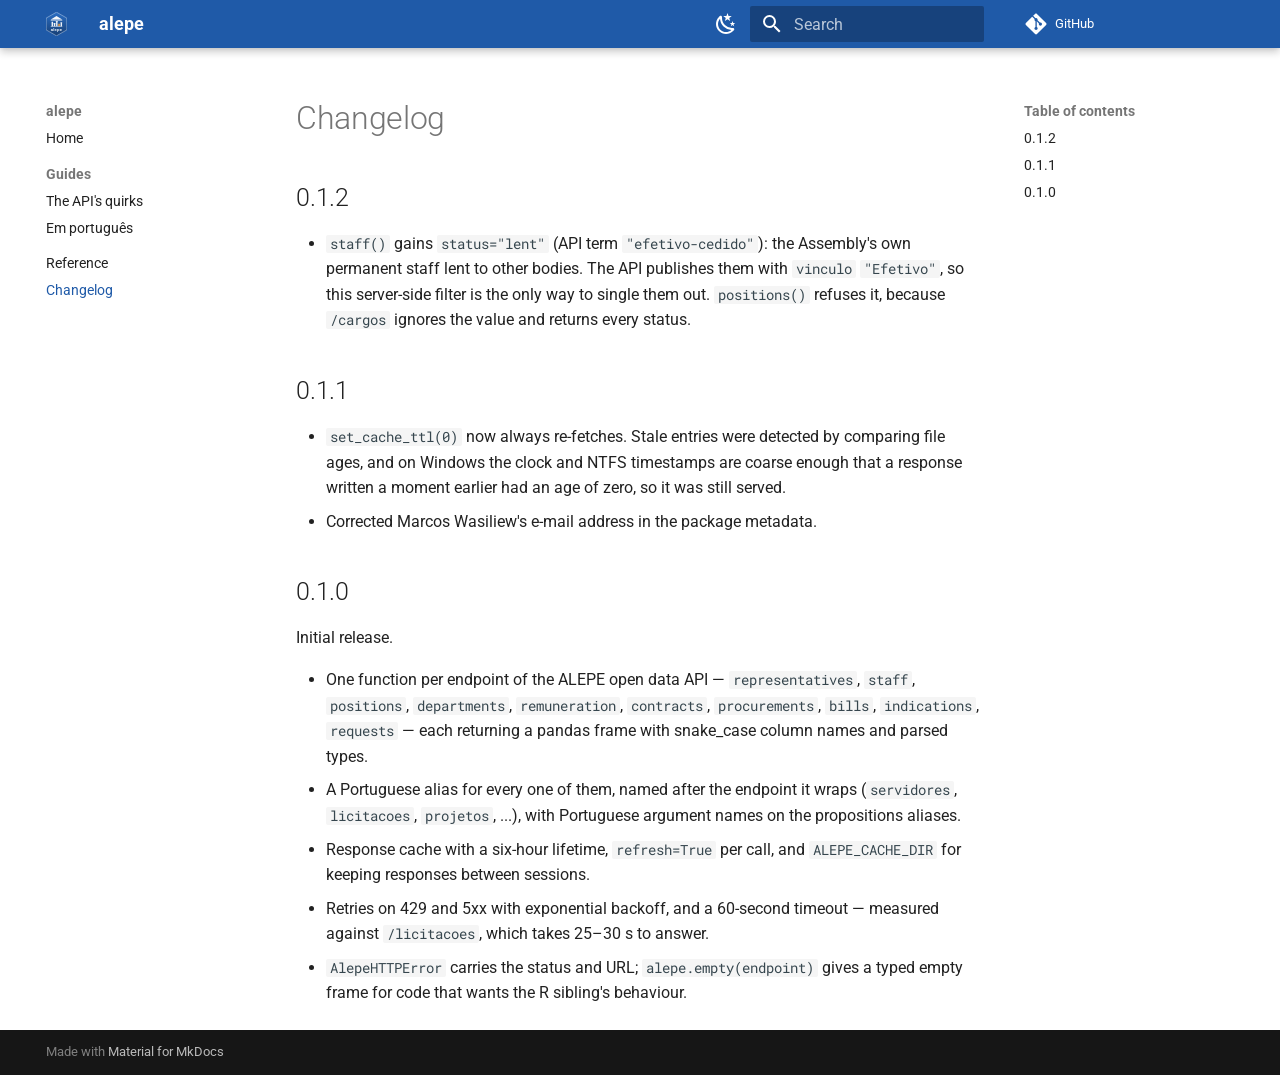
<file: changelog/index.html>
<!doctype html>
<html lang="en" class="no-js">
  <head>
    
      <meta charset="utf-8">
      <meta name="viewport" content="width=device-width,initial-scale=1">
      
        <meta name="description" content="Access the open data API of the Legislative Assembly of Pernambuco from Python">
      
      
      
        <link rel="canonical" href="https://strategicprojects.github.io/alepe_py/changelog/">
      
      
        <link rel="prev" href="../reference/">
      
      
      
        
      
      
      <link rel="icon" href="../assets/logo.png">
      <meta name="generator" content="mkdocs-1.6.1, mkdocs-material-9.7.7">
    
    
      
        <title>Changelog - alepe</title>
      
    
    
      <link rel="stylesheet" href="../assets/stylesheets/main.ec1eaa64.min.css">
      
        
        <link rel="stylesheet" href="../assets/stylesheets/palette.ab4e12ef.min.css">
      
      


    
    
      
    
    
      
        
        
        <link rel="preconnect" href="https://fonts.gstatic.com" crossorigin>
        <link rel="stylesheet" href="https://fonts.googleapis.com/css?family=Roboto:300,300i,400,400i,700,700i%7CRoboto+Mono:400,400i,700,700i&display=fallback">
        <style>:root{--md-text-font:"Roboto";--md-code-font:"Roboto Mono"}</style>
      
    
    
      <link rel="stylesheet" href="../assets/_mkdocstrings.css">
    
      <link rel="stylesheet" href="../extra.css">
    
    <script>__md_scope=new URL("..",location),__md_hash=e=>[...e].reduce(((e,_)=>(e<<5)-e+_.charCodeAt(0)),0),__md_get=(e,_=localStorage,t=__md_scope)=>JSON.parse(_.getItem(t.pathname+"."+e)),__md_set=(e,_,t=localStorage,a=__md_scope)=>{try{t.setItem(a.pathname+"."+e,JSON.stringify(_))}catch(e){}}</script>
    
      

    
    
  </head>
  
  
    
    
      
    
    
    
    
    <body dir="ltr" data-md-color-scheme="default" data-md-color-primary="custom" data-md-color-accent="custom">
  
    
    <input class="md-toggle" data-md-toggle="drawer" type="checkbox" id="__drawer" autocomplete="off">
    <input class="md-toggle" data-md-toggle="search" type="checkbox" id="__search" autocomplete="off">
    <label class="md-overlay" for="__drawer"></label>
    <div data-md-component="skip">
      
        
        <a href="#changelog" class="md-skip">
          Skip to content
        </a>
      
    </div>
    <div data-md-component="announce">
      
    </div>
    
    
      

  

<header class="md-header md-header--shadow" data-md-component="header">
  <nav class="md-header__inner md-grid" aria-label="Header">
    <a href=".." title="alepe" class="md-header__button md-logo" aria-label="alepe" data-md-component="logo">
      
  <img src="../assets/logo.svg" alt="logo">

    </a>
    <label class="md-header__button md-icon" for="__drawer">
      
      <svg xmlns="http://www.w3.org/2000/svg" viewBox="0 0 24 24"><path d="M3 6h18v2H3zm0 5h18v2H3zm0 5h18v2H3z"/></svg>
    </label>
    <div class="md-header__title" data-md-component="header-title">
      <div class="md-header__ellipsis">
        <div class="md-header__topic">
          <span class="md-ellipsis">
            alepe
          </span>
        </div>
        <div class="md-header__topic" data-md-component="header-topic">
          <span class="md-ellipsis">
            
              Changelog
            
          </span>
        </div>
      </div>
    </div>
    
      
        <form class="md-header__option" data-md-component="palette">
  
    
    
    
    <input class="md-option" data-md-color-media="" data-md-color-scheme="default" data-md-color-primary="custom" data-md-color-accent="custom"  aria-label="Dark mode"  type="radio" name="__palette" id="__palette_0">
    
      <label class="md-header__button md-icon" title="Dark mode" for="__palette_1" hidden>
        <svg xmlns="http://www.w3.org/2000/svg" viewBox="0 0 24 24"><path d="m17.75 4.09-2.53 1.94.91 3.06-2.63-1.81-2.63 1.81.91-3.06-2.53-1.94L12.44 4l1.06-3 1.06 3zm3.5 6.91-1.64 1.25.59 1.98-1.7-1.17-1.7 1.17.59-1.98L15.75 11l2.06-.05L18.5 9l.69 1.95zm-2.28 4.95c.83-.08 1.72 1.1 1.19 1.85-.32.45-.66.87-1.08 1.27C15.17 23 8.84 23 4.94 19.07c-3.91-3.9-3.91-10.24 0-14.14.4-.4.82-.76 1.27-1.08.75-.53 1.93.36 1.85 1.19-.27 2.86.69 5.83 2.89 8.02a9.96 9.96 0 0 0 8.02 2.89m-1.64 2.02a12.08 12.08 0 0 1-7.8-3.47c-2.17-2.19-3.33-5-3.49-7.82-2.81 3.14-2.7 7.96.31 10.98 3.02 3.01 7.84 3.12 10.98.31"/></svg>
      </label>
    
  
    
    
    
    <input class="md-option" data-md-color-media="" data-md-color-scheme="slate" data-md-color-primary="custom" data-md-color-accent="custom"  aria-label="Light mode"  type="radio" name="__palette" id="__palette_1">
    
      <label class="md-header__button md-icon" title="Light mode" for="__palette_0" hidden>
        <svg xmlns="http://www.w3.org/2000/svg" viewBox="0 0 24 24"><path d="M12 7a5 5 0 0 1 5 5 5 5 0 0 1-5 5 5 5 0 0 1-5-5 5 5 0 0 1 5-5m0 2a3 3 0 0 0-3 3 3 3 0 0 0 3 3 3 3 0 0 0 3-3 3 3 0 0 0-3-3m0-7 2.39 3.42C13.65 5.15 12.84 5 12 5s-1.65.15-2.39.42zM3.34 7l4.16-.35A7.2 7.2 0 0 0 5.94 8.5c-.44.74-.69 1.5-.83 2.29zm.02 10 1.76-3.77a7.131 7.131 0 0 0 2.38 4.14zM20.65 7l-1.77 3.79a7.02 7.02 0 0 0-2.38-4.15zm-.01 10-4.14.36c.59-.51 1.12-1.14 1.54-1.86.42-.73.69-1.5.83-2.29zM12 22l-2.41-3.44c.74.27 1.55.44 2.41.44.82 0 1.63-.17 2.37-.44z"/></svg>
      </label>
    
  
</form>
      
    
    
      <script>var palette=__md_get("__palette");if(palette&&palette.color){if("(prefers-color-scheme)"===palette.color.media){var media=matchMedia("(prefers-color-scheme: light)"),input=document.querySelector(media.matches?"[data-md-color-media='(prefers-color-scheme: light)']":"[data-md-color-media='(prefers-color-scheme: dark)']");palette.color.media=input.getAttribute("data-md-color-media"),palette.color.scheme=input.getAttribute("data-md-color-scheme"),palette.color.primary=input.getAttribute("data-md-color-primary"),palette.color.accent=input.getAttribute("data-md-color-accent")}for(var[key,value]of Object.entries(palette.color))document.body.setAttribute("data-md-color-"+key,value)}</script>
    
    
    
      
      
        <label class="md-header__button md-icon" for="__search">
          
          <svg xmlns="http://www.w3.org/2000/svg" viewBox="0 0 24 24"><path d="M9.5 3A6.5 6.5 0 0 1 16 9.5c0 1.61-.59 3.09-1.56 4.23l.27.27h.79l5 5-1.5 1.5-5-5v-.79l-.27-.27A6.52 6.52 0 0 1 9.5 16 6.5 6.5 0 0 1 3 9.5 6.5 6.5 0 0 1 9.5 3m0 2C7 5 5 7 5 9.5S7 14 9.5 14 14 12 14 9.5 12 5 9.5 5"/></svg>
        </label>
        <div class="md-search" data-md-component="search" role="dialog">
  <label class="md-search__overlay" for="__search"></label>
  <div class="md-search__inner" role="search">
    <form class="md-search__form" name="search">
      <input type="text" class="md-search__input" name="query" aria-label="Search" placeholder="Search" autocapitalize="off" autocorrect="off" autocomplete="off" spellcheck="false" data-md-component="search-query" required>
      <label class="md-search__icon md-icon" for="__search">
        
        <svg xmlns="http://www.w3.org/2000/svg" viewBox="0 0 24 24"><path d="M9.5 3A6.5 6.5 0 0 1 16 9.5c0 1.61-.59 3.09-1.56 4.23l.27.27h.79l5 5-1.5 1.5-5-5v-.79l-.27-.27A6.52 6.52 0 0 1 9.5 16 6.5 6.5 0 0 1 3 9.5 6.5 6.5 0 0 1 9.5 3m0 2C7 5 5 7 5 9.5S7 14 9.5 14 14 12 14 9.5 12 5 9.5 5"/></svg>
        
        <svg xmlns="http://www.w3.org/2000/svg" viewBox="0 0 24 24"><path d="M20 11v2H8l5.5 5.5-1.42 1.42L4.16 12l7.92-7.92L13.5 5.5 8 11z"/></svg>
      </label>
      <nav class="md-search__options" aria-label="Search">
        
        <button type="reset" class="md-search__icon md-icon" title="Clear" aria-label="Clear" tabindex="-1">
          
          <svg xmlns="http://www.w3.org/2000/svg" viewBox="0 0 24 24"><path d="M19 6.41 17.59 5 12 10.59 6.41 5 5 6.41 10.59 12 5 17.59 6.41 19 12 13.41 17.59 19 19 17.59 13.41 12z"/></svg>
        </button>
      </nav>
      
        <div class="md-search__suggest" data-md-component="search-suggest"></div>
      
    </form>
    <div class="md-search__output">
      <div class="md-search__scrollwrap" tabindex="0" data-md-scrollfix>
        <div class="md-search-result" data-md-component="search-result">
          <div class="md-search-result__meta">
            Initializing search
          </div>
          <ol class="md-search-result__list" role="presentation"></ol>
        </div>
      </div>
    </div>
  </div>
</div>
      
    
    
      <div class="md-header__source">
        <a href="https://github.com/StrategicProjects/alepe_py" title="Go to repository" class="md-source" data-md-component="source">
  <div class="md-source__icon md-icon">
    
    <svg xmlns="http://www.w3.org/2000/svg" viewBox="0 0 448 512"><!--! Font Awesome Free 7.1.0 by @fontawesome - https://fontawesome.com License - https://fontawesome.com/license/free (Icons: CC BY 4.0, Fonts: SIL OFL 1.1, Code: MIT License) Copyright 2025 Fonticons, Inc.--><path d="M439.6 236.1 244 40.5c-5.4-5.5-12.8-8.5-20.4-8.5s-15 3-20.4 8.4L162.5 81l51.5 51.5c27.1-9.1 52.7 16.8 43.4 43.7l49.7 49.7c34.2-11.8 61.2 31 35.5 56.7-26.5 26.5-70.2-2.9-56-37.3L240.3 199v121.9c25.3 12.5 22.3 41.8 9.1 55-6.4 6.4-15.2 10.1-24.3 10.1s-17.8-3.6-24.3-10.1c-17.6-17.6-11.1-46.9 11.2-56v-123c-20.8-8.5-24.6-30.7-18.6-45L142.6 101 8.5 235.1C3 240.6 0 247.9 0 255.5s3 15 8.5 20.4l195.6 195.7c5.4 5.4 12.7 8.4 20.4 8.4s15-3 20.4-8.4l194.7-194.7c5.4-5.4 8.4-12.8 8.4-20.4s-3-15-8.4-20.4"/></svg>
  </div>
  <div class="md-source__repository">
    GitHub
  </div>
</a>
      </div>
    
  </nav>
  
</header>
    
    <div class="md-container" data-md-component="container">
      
      
        
          
        
      
      <main class="md-main" data-md-component="main">
        <div class="md-main__inner md-grid">
          
            
              
              <div class="md-sidebar md-sidebar--primary" data-md-component="sidebar" data-md-type="navigation" >
                <div class="md-sidebar__scrollwrap">
                  <div class="md-sidebar__inner">
                    



<nav class="md-nav md-nav--primary" aria-label="Navigation" data-md-level="0">
  <label class="md-nav__title" for="__drawer">
    <a href=".." title="alepe" class="md-nav__button md-logo" aria-label="alepe" data-md-component="logo">
      
  <img src="../assets/logo.svg" alt="logo">

    </a>
    alepe
  </label>
  
    <div class="md-nav__source">
      <a href="https://github.com/StrategicProjects/alepe_py" title="Go to repository" class="md-source" data-md-component="source">
  <div class="md-source__icon md-icon">
    
    <svg xmlns="http://www.w3.org/2000/svg" viewBox="0 0 448 512"><!--! Font Awesome Free 7.1.0 by @fontawesome - https://fontawesome.com License - https://fontawesome.com/license/free (Icons: CC BY 4.0, Fonts: SIL OFL 1.1, Code: MIT License) Copyright 2025 Fonticons, Inc.--><path d="M439.6 236.1 244 40.5c-5.4-5.5-12.8-8.5-20.4-8.5s-15 3-20.4 8.4L162.5 81l51.5 51.5c27.1-9.1 52.7 16.8 43.4 43.7l49.7 49.7c34.2-11.8 61.2 31 35.5 56.7-26.5 26.5-70.2-2.9-56-37.3L240.3 199v121.9c25.3 12.5 22.3 41.8 9.1 55-6.4 6.4-15.2 10.1-24.3 10.1s-17.8-3.6-24.3-10.1c-17.6-17.6-11.1-46.9 11.2-56v-123c-20.8-8.5-24.6-30.7-18.6-45L142.6 101 8.5 235.1C3 240.6 0 247.9 0 255.5s3 15 8.5 20.4l195.6 195.7c5.4 5.4 12.7 8.4 20.4 8.4s15-3 20.4-8.4l194.7-194.7c5.4-5.4 8.4-12.8 8.4-20.4s-3-15-8.4-20.4"/></svg>
  </div>
  <div class="md-source__repository">
    GitHub
  </div>
</a>
    </div>
  
  <ul class="md-nav__list" data-md-scrollfix>
    
      
      
  
  
  
  
    <li class="md-nav__item">
      <a href=".." class="md-nav__link">
        
  
  
  <span class="md-ellipsis">
    
  
    Home
  

    
  </span>
  
  

      </a>
    </li>
  

    
      
      
  
  
  
  
    
    
    
    
      
        
        
      
    
    
    <li class="md-nav__item md-nav__item--section md-nav__item--nested">
      
        
        
        <input class="md-nav__toggle md-toggle " type="checkbox" id="__nav_2" >
        
          
          <label class="md-nav__link" for="__nav_2" id="__nav_2_label" tabindex="">
            
  
  
  <span class="md-ellipsis">
    
  
    Guides
  

    
  </span>
  
  

            <span class="md-nav__icon md-icon"></span>
          </label>
        
        <nav class="md-nav" data-md-level="1" aria-labelledby="__nav_2_label" aria-expanded="false">
          <label class="md-nav__title" for="__nav_2">
            <span class="md-nav__icon md-icon"></span>
            
  
    Guides
  

          </label>
          <ul class="md-nav__list" data-md-scrollfix>
            
              
                
  
  
  
  
    <li class="md-nav__item">
      <a href="../quirks/" class="md-nav__link">
        
  
  
  <span class="md-ellipsis">
    
  
    The API's quirks
  

    
  </span>
  
  

      </a>
    </li>
  

              
            
              
                
  
  
  
  
    <li class="md-nav__item">
      <a href="../portugues/" class="md-nav__link">
        
  
  
  <span class="md-ellipsis">
    
  
    Em português
  

    
  </span>
  
  

      </a>
    </li>
  

              
            
          </ul>
        </nav>
      
    </li>
  

    
      
      
  
  
  
  
    <li class="md-nav__item">
      <a href="../reference/" class="md-nav__link">
        
  
  
  <span class="md-ellipsis">
    
  
    Reference
  

    
  </span>
  
  

      </a>
    </li>
  

    
      
      
  
  
    
  
  
  
    <li class="md-nav__item md-nav__item--active">
      
      <input class="md-nav__toggle md-toggle" type="checkbox" id="__toc">
      
      
        
      
      
        <label class="md-nav__link md-nav__link--active" for="__toc">
          
  
  
  <span class="md-ellipsis">
    
  
    Changelog
  

    
  </span>
  
  

          <span class="md-nav__icon md-icon"></span>
        </label>
      
      <a href="./" class="md-nav__link md-nav__link--active">
        
  
  
  <span class="md-ellipsis">
    
  
    Changelog
  

    
  </span>
  
  

      </a>
      
        

<nav class="md-nav md-nav--secondary" aria-label="Table of contents">
  
  
  
    
  
  
    <label class="md-nav__title" for="__toc">
      <span class="md-nav__icon md-icon"></span>
      Table of contents
    </label>
    <ul class="md-nav__list" data-md-component="toc" data-md-scrollfix>
      
        <li class="md-nav__item">
  <a href="#012" class="md-nav__link">
    <span class="md-ellipsis">
      
        0.1.2
      
    </span>
  </a>
  
</li>
      
        <li class="md-nav__item">
  <a href="#011" class="md-nav__link">
    <span class="md-ellipsis">
      
        0.1.1
      
    </span>
  </a>
  
</li>
      
        <li class="md-nav__item">
  <a href="#010" class="md-nav__link">
    <span class="md-ellipsis">
      
        0.1.0
      
    </span>
  </a>
  
</li>
      
    </ul>
  
</nav>
      
    </li>
  

    
  </ul>
</nav>
                  </div>
                </div>
              </div>
            
            
              
              <div class="md-sidebar md-sidebar--secondary" data-md-component="sidebar" data-md-type="toc" >
                <div class="md-sidebar__scrollwrap">
                  <div class="md-sidebar__inner">
                    

<nav class="md-nav md-nav--secondary" aria-label="Table of contents">
  
  
  
    
  
  
    <label class="md-nav__title" for="__toc">
      <span class="md-nav__icon md-icon"></span>
      Table of contents
    </label>
    <ul class="md-nav__list" data-md-component="toc" data-md-scrollfix>
      
        <li class="md-nav__item">
  <a href="#012" class="md-nav__link">
    <span class="md-ellipsis">
      
        0.1.2
      
    </span>
  </a>
  
</li>
      
        <li class="md-nav__item">
  <a href="#011" class="md-nav__link">
    <span class="md-ellipsis">
      
        0.1.1
      
    </span>
  </a>
  
</li>
      
        <li class="md-nav__item">
  <a href="#010" class="md-nav__link">
    <span class="md-ellipsis">
      
        0.1.0
      
    </span>
  </a>
  
</li>
      
    </ul>
  
</nav>
                  </div>
                </div>
              </div>
            
          
          
            <div class="md-content" data-md-component="content">
              
              <article class="md-content__inner md-typeset">
                
                  



<h1 id="changelog">Changelog<a class="headerlink" href="#changelog" title="Permanent link">&para;</a></h1>
<h2 id="012">0.1.2<a class="headerlink" href="#012" title="Permanent link">&para;</a></h2>
<ul>
<li><code>staff()</code> gains <code>status="lent"</code> (API term <code>"efetivo-cedido"</code>): the Assembly's
  own permanent staff lent to other bodies. The API publishes them with
  <code>vinculo</code> <code>"Efetivo"</code>, so this server-side filter is the only way to single
  them out. <code>positions()</code> refuses it, because <code>/cargos</code> ignores the value and
  returns every status.</li>
</ul>
<h2 id="011">0.1.1<a class="headerlink" href="#011" title="Permanent link">&para;</a></h2>
<ul>
<li><code>set_cache_ttl(0)</code> now always re-fetches. Stale entries were detected by
  comparing file ages, and on Windows the clock and NTFS timestamps are coarse
  enough that a response written a moment earlier had an age of zero, so it was
  still served.</li>
<li>Corrected Marcos Wasiliew's e-mail address in the package metadata.</li>
</ul>
<h2 id="010">0.1.0<a class="headerlink" href="#010" title="Permanent link">&para;</a></h2>
<p>Initial release.</p>
<ul>
<li>One function per endpoint of the ALEPE open data API — <code>representatives</code>,
  <code>staff</code>, <code>positions</code>, <code>departments</code>, <code>remuneration</code>, <code>contracts</code>,
  <code>procurements</code>, <code>bills</code>, <code>indications</code>, <code>requests</code> — each returning a pandas
  frame with snake_case column names and parsed types.</li>
<li>A Portuguese alias for every one of them, named after the endpoint it wraps
  (<code>servidores</code>, <code>licitacoes</code>, <code>projetos</code>, ...), with Portuguese argument names
  on the propositions aliases.</li>
<li>Response cache with a six-hour lifetime, <code>refresh=True</code> per call, and
  <code>ALEPE_CACHE_DIR</code> for keeping responses between sessions.</li>
<li>Retries on 429 and 5xx with exponential backoff, and a 60-second timeout —
  measured against <code>/licitacoes</code>, which takes 25–30 s to answer.</li>
<li><code>AlepeHTTPError</code> carries the status and URL; <code>alepe.empty(endpoint)</code> gives a
  typed empty frame for code that wants the R sibling's behaviour.</li>
</ul>












                
              </article>
            </div>
          
          
<script>var target=document.getElementById(location.hash.slice(1));target&&target.name&&(target.checked=target.name.startsWith("__tabbed_"))</script>
        </div>
        
          <button type="button" class="md-top md-icon" data-md-component="top" hidden>
  
  <svg xmlns="http://www.w3.org/2000/svg" viewBox="0 0 24 24"><path d="M13 20h-2V8l-5.5 5.5-1.42-1.42L12 4.16l7.92 7.92-1.42 1.42L13 8z"/></svg>
  Back to top
</button>
        
      </main>
      
        <footer class="md-footer">
  
  <div class="md-footer-meta md-typeset">
    <div class="md-footer-meta__inner md-grid">
      <div class="md-copyright">
  
  
    Made with
    <a href="https://squidfunk.github.io/mkdocs-material/" target="_blank" rel="noopener">
      Material for MkDocs
    </a>
  
</div>
      
    </div>
  </div>
</footer>
      
    </div>
    <div class="md-dialog" data-md-component="dialog">
      <div class="md-dialog__inner md-typeset"></div>
    </div>
    
    
    
      
      
      <script id="__config" type="application/json">{"annotate": null, "base": "..", "features": ["navigation.sections", "navigation.top", "content.code.copy", "search.suggest"], "search": "../assets/javascripts/workers/search.2c215733.min.js", "tags": null, "translations": {"clipboard.copied": "Copied to clipboard", "clipboard.copy": "Copy to clipboard", "search.result.more.one": "1 more on this page", "search.result.more.other": "# more on this page", "search.result.none": "No matching documents", "search.result.one": "1 matching document", "search.result.other": "# matching documents", "search.result.placeholder": "Type to start searching", "search.result.term.missing": "Missing", "select.version": "Select version"}, "version": null}</script>
    
    
      <script src="../assets/javascripts/bundle.d7400e89.min.js"></script>
      
    
  </body>
</html>
</file>
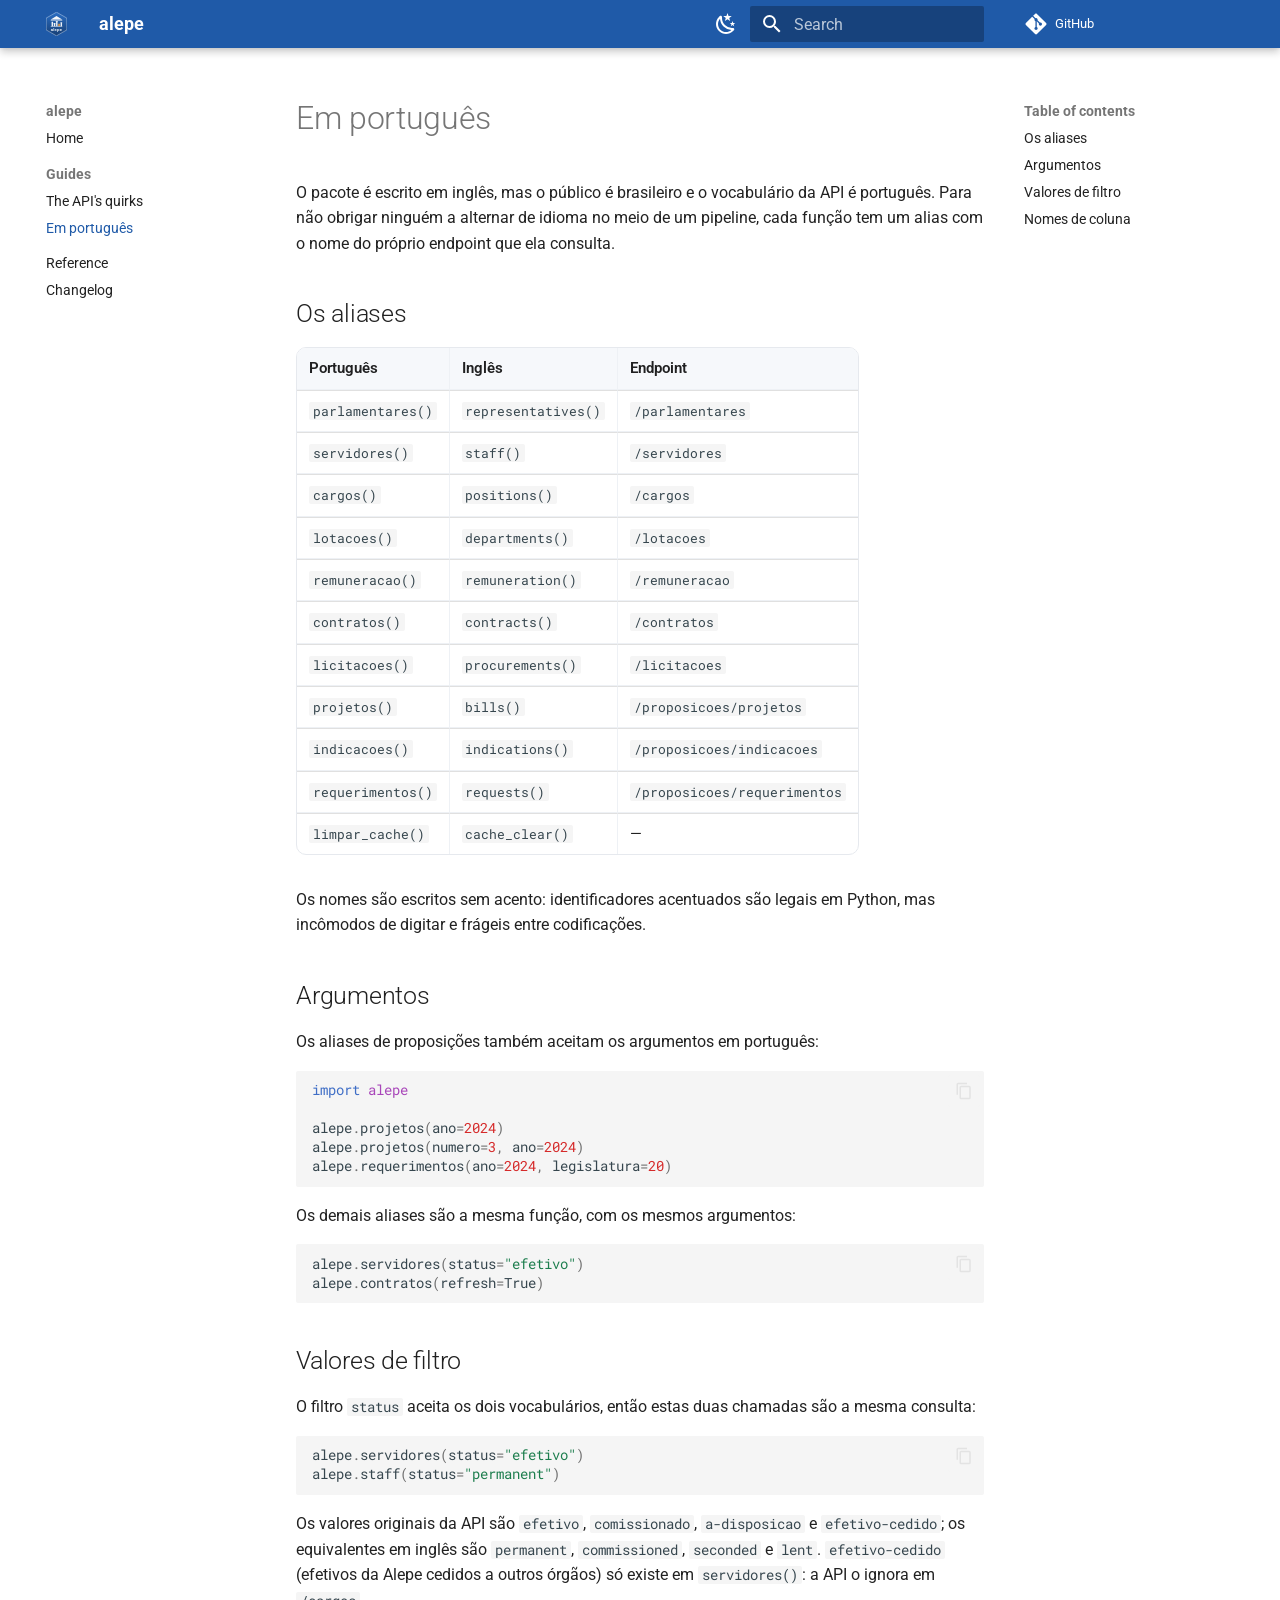
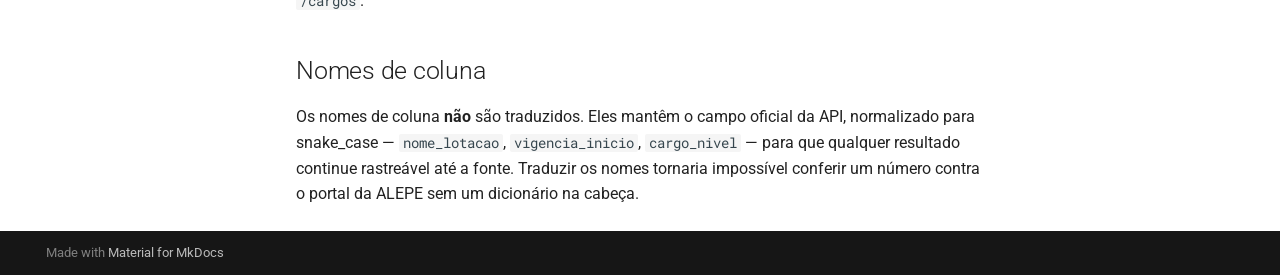
<file: portugues/index.html>
<!doctype html>
<html lang="en" class="no-js">
  <head>
    
      <meta charset="utf-8">
      <meta name="viewport" content="width=device-width,initial-scale=1">
      
        <meta name="description" content="Access the open data API of the Legislative Assembly of Pernambuco from Python">
      
      
      
        <link rel="canonical" href="https://strategicprojects.github.io/alepe_py/portugues/">
      
      
        <link rel="prev" href="../quirks/">
      
      
        <link rel="next" href="../reference/">
      
      
        
      
      
      <link rel="icon" href="../assets/logo.png">
      <meta name="generator" content="mkdocs-1.6.1, mkdocs-material-9.7.7">
    
    
      
        <title>Em português - alepe</title>
      
    
    
      <link rel="stylesheet" href="../assets/stylesheets/main.ec1eaa64.min.css">
      
        
        <link rel="stylesheet" href="../assets/stylesheets/palette.ab4e12ef.min.css">
      
      


    
    
      
    
    
      
        
        
        <link rel="preconnect" href="https://fonts.gstatic.com" crossorigin>
        <link rel="stylesheet" href="https://fonts.googleapis.com/css?family=Roboto:300,300i,400,400i,700,700i%7CRoboto+Mono:400,400i,700,700i&display=fallback">
        <style>:root{--md-text-font:"Roboto";--md-code-font:"Roboto Mono"}</style>
      
    
    
      <link rel="stylesheet" href="../assets/_mkdocstrings.css">
    
      <link rel="stylesheet" href="../extra.css">
    
    <script>__md_scope=new URL("..",location),__md_hash=e=>[...e].reduce(((e,_)=>(e<<5)-e+_.charCodeAt(0)),0),__md_get=(e,_=localStorage,t=__md_scope)=>JSON.parse(_.getItem(t.pathname+"."+e)),__md_set=(e,_,t=localStorage,a=__md_scope)=>{try{t.setItem(a.pathname+"."+e,JSON.stringify(_))}catch(e){}}</script>
    
      

    
    
  </head>
  
  
    
    
      
    
    
    
    
    <body dir="ltr" data-md-color-scheme="default" data-md-color-primary="custom" data-md-color-accent="custom">
  
    
    <input class="md-toggle" data-md-toggle="drawer" type="checkbox" id="__drawer" autocomplete="off">
    <input class="md-toggle" data-md-toggle="search" type="checkbox" id="__search" autocomplete="off">
    <label class="md-overlay" for="__drawer"></label>
    <div data-md-component="skip">
      
        
        <a href="#em-portugues" class="md-skip">
          Skip to content
        </a>
      
    </div>
    <div data-md-component="announce">
      
    </div>
    
    
      

  

<header class="md-header md-header--shadow" data-md-component="header">
  <nav class="md-header__inner md-grid" aria-label="Header">
    <a href=".." title="alepe" class="md-header__button md-logo" aria-label="alepe" data-md-component="logo">
      
  <img src="../assets/logo.svg" alt="logo">

    </a>
    <label class="md-header__button md-icon" for="__drawer">
      
      <svg xmlns="http://www.w3.org/2000/svg" viewBox="0 0 24 24"><path d="M3 6h18v2H3zm0 5h18v2H3zm0 5h18v2H3z"/></svg>
    </label>
    <div class="md-header__title" data-md-component="header-title">
      <div class="md-header__ellipsis">
        <div class="md-header__topic">
          <span class="md-ellipsis">
            alepe
          </span>
        </div>
        <div class="md-header__topic" data-md-component="header-topic">
          <span class="md-ellipsis">
            
              Em português
            
          </span>
        </div>
      </div>
    </div>
    
      
        <form class="md-header__option" data-md-component="palette">
  
    
    
    
    <input class="md-option" data-md-color-media="" data-md-color-scheme="default" data-md-color-primary="custom" data-md-color-accent="custom"  aria-label="Dark mode"  type="radio" name="__palette" id="__palette_0">
    
      <label class="md-header__button md-icon" title="Dark mode" for="__palette_1" hidden>
        <svg xmlns="http://www.w3.org/2000/svg" viewBox="0 0 24 24"><path d="m17.75 4.09-2.53 1.94.91 3.06-2.63-1.81-2.63 1.81.91-3.06-2.53-1.94L12.44 4l1.06-3 1.06 3zm3.5 6.91-1.64 1.25.59 1.98-1.7-1.17-1.7 1.17.59-1.98L15.75 11l2.06-.05L18.5 9l.69 1.95zm-2.28 4.95c.83-.08 1.72 1.1 1.19 1.85-.32.45-.66.87-1.08 1.27C15.17 23 8.84 23 4.94 19.07c-3.91-3.9-3.91-10.24 0-14.14.4-.4.82-.76 1.27-1.08.75-.53 1.93.36 1.85 1.19-.27 2.86.69 5.83 2.89 8.02a9.96 9.96 0 0 0 8.02 2.89m-1.64 2.02a12.08 12.08 0 0 1-7.8-3.47c-2.17-2.19-3.33-5-3.49-7.82-2.81 3.14-2.7 7.96.31 10.98 3.02 3.01 7.84 3.12 10.98.31"/></svg>
      </label>
    
  
    
    
    
    <input class="md-option" data-md-color-media="" data-md-color-scheme="slate" data-md-color-primary="custom" data-md-color-accent="custom"  aria-label="Light mode"  type="radio" name="__palette" id="__palette_1">
    
      <label class="md-header__button md-icon" title="Light mode" for="__palette_0" hidden>
        <svg xmlns="http://www.w3.org/2000/svg" viewBox="0 0 24 24"><path d="M12 7a5 5 0 0 1 5 5 5 5 0 0 1-5 5 5 5 0 0 1-5-5 5 5 0 0 1 5-5m0 2a3 3 0 0 0-3 3 3 3 0 0 0 3 3 3 3 0 0 0 3-3 3 3 0 0 0-3-3m0-7 2.39 3.42C13.65 5.15 12.84 5 12 5s-1.65.15-2.39.42zM3.34 7l4.16-.35A7.2 7.2 0 0 0 5.94 8.5c-.44.74-.69 1.5-.83 2.29zm.02 10 1.76-3.77a7.131 7.131 0 0 0 2.38 4.14zM20.65 7l-1.77 3.79a7.02 7.02 0 0 0-2.38-4.15zm-.01 10-4.14.36c.59-.51 1.12-1.14 1.54-1.86.42-.73.69-1.5.83-2.29zM12 22l-2.41-3.44c.74.27 1.55.44 2.41.44.82 0 1.63-.17 2.37-.44z"/></svg>
      </label>
    
  
</form>
      
    
    
      <script>var palette=__md_get("__palette");if(palette&&palette.color){if("(prefers-color-scheme)"===palette.color.media){var media=matchMedia("(prefers-color-scheme: light)"),input=document.querySelector(media.matches?"[data-md-color-media='(prefers-color-scheme: light)']":"[data-md-color-media='(prefers-color-scheme: dark)']");palette.color.media=input.getAttribute("data-md-color-media"),palette.color.scheme=input.getAttribute("data-md-color-scheme"),palette.color.primary=input.getAttribute("data-md-color-primary"),palette.color.accent=input.getAttribute("data-md-color-accent")}for(var[key,value]of Object.entries(palette.color))document.body.setAttribute("data-md-color-"+key,value)}</script>
    
    
    
      
      
        <label class="md-header__button md-icon" for="__search">
          
          <svg xmlns="http://www.w3.org/2000/svg" viewBox="0 0 24 24"><path d="M9.5 3A6.5 6.5 0 0 1 16 9.5c0 1.61-.59 3.09-1.56 4.23l.27.27h.79l5 5-1.5 1.5-5-5v-.79l-.27-.27A6.52 6.52 0 0 1 9.5 16 6.5 6.5 0 0 1 3 9.5 6.5 6.5 0 0 1 9.5 3m0 2C7 5 5 7 5 9.5S7 14 9.5 14 14 12 14 9.5 12 5 9.5 5"/></svg>
        </label>
        <div class="md-search" data-md-component="search" role="dialog">
  <label class="md-search__overlay" for="__search"></label>
  <div class="md-search__inner" role="search">
    <form class="md-search__form" name="search">
      <input type="text" class="md-search__input" name="query" aria-label="Search" placeholder="Search" autocapitalize="off" autocorrect="off" autocomplete="off" spellcheck="false" data-md-component="search-query" required>
      <label class="md-search__icon md-icon" for="__search">
        
        <svg xmlns="http://www.w3.org/2000/svg" viewBox="0 0 24 24"><path d="M9.5 3A6.5 6.5 0 0 1 16 9.5c0 1.61-.59 3.09-1.56 4.23l.27.27h.79l5 5-1.5 1.5-5-5v-.79l-.27-.27A6.52 6.52 0 0 1 9.5 16 6.5 6.5 0 0 1 3 9.5 6.5 6.5 0 0 1 9.5 3m0 2C7 5 5 7 5 9.5S7 14 9.5 14 14 12 14 9.5 12 5 9.5 5"/></svg>
        
        <svg xmlns="http://www.w3.org/2000/svg" viewBox="0 0 24 24"><path d="M20 11v2H8l5.5 5.5-1.42 1.42L4.16 12l7.92-7.92L13.5 5.5 8 11z"/></svg>
      </label>
      <nav class="md-search__options" aria-label="Search">
        
        <button type="reset" class="md-search__icon md-icon" title="Clear" aria-label="Clear" tabindex="-1">
          
          <svg xmlns="http://www.w3.org/2000/svg" viewBox="0 0 24 24"><path d="M19 6.41 17.59 5 12 10.59 6.41 5 5 6.41 10.59 12 5 17.59 6.41 19 12 13.41 17.59 19 19 17.59 13.41 12z"/></svg>
        </button>
      </nav>
      
        <div class="md-search__suggest" data-md-component="search-suggest"></div>
      
    </form>
    <div class="md-search__output">
      <div class="md-search__scrollwrap" tabindex="0" data-md-scrollfix>
        <div class="md-search-result" data-md-component="search-result">
          <div class="md-search-result__meta">
            Initializing search
          </div>
          <ol class="md-search-result__list" role="presentation"></ol>
        </div>
      </div>
    </div>
  </div>
</div>
      
    
    
      <div class="md-header__source">
        <a href="https://github.com/StrategicProjects/alepe_py" title="Go to repository" class="md-source" data-md-component="source">
  <div class="md-source__icon md-icon">
    
    <svg xmlns="http://www.w3.org/2000/svg" viewBox="0 0 448 512"><!--! Font Awesome Free 7.1.0 by @fontawesome - https://fontawesome.com License - https://fontawesome.com/license/free (Icons: CC BY 4.0, Fonts: SIL OFL 1.1, Code: MIT License) Copyright 2025 Fonticons, Inc.--><path d="M439.6 236.1 244 40.5c-5.4-5.5-12.8-8.5-20.4-8.5s-15 3-20.4 8.4L162.5 81l51.5 51.5c27.1-9.1 52.7 16.8 43.4 43.7l49.7 49.7c34.2-11.8 61.2 31 35.5 56.7-26.5 26.5-70.2-2.9-56-37.3L240.3 199v121.9c25.3 12.5 22.3 41.8 9.1 55-6.4 6.4-15.2 10.1-24.3 10.1s-17.8-3.6-24.3-10.1c-17.6-17.6-11.1-46.9 11.2-56v-123c-20.8-8.5-24.6-30.7-18.6-45L142.6 101 8.5 235.1C3 240.6 0 247.9 0 255.5s3 15 8.5 20.4l195.6 195.7c5.4 5.4 12.7 8.4 20.4 8.4s15-3 20.4-8.4l194.7-194.7c5.4-5.4 8.4-12.8 8.4-20.4s-3-15-8.4-20.4"/></svg>
  </div>
  <div class="md-source__repository">
    GitHub
  </div>
</a>
      </div>
    
  </nav>
  
</header>
    
    <div class="md-container" data-md-component="container">
      
      
        
          
        
      
      <main class="md-main" data-md-component="main">
        <div class="md-main__inner md-grid">
          
            
              
              <div class="md-sidebar md-sidebar--primary" data-md-component="sidebar" data-md-type="navigation" >
                <div class="md-sidebar__scrollwrap">
                  <div class="md-sidebar__inner">
                    



<nav class="md-nav md-nav--primary" aria-label="Navigation" data-md-level="0">
  <label class="md-nav__title" for="__drawer">
    <a href=".." title="alepe" class="md-nav__button md-logo" aria-label="alepe" data-md-component="logo">
      
  <img src="../assets/logo.svg" alt="logo">

    </a>
    alepe
  </label>
  
    <div class="md-nav__source">
      <a href="https://github.com/StrategicProjects/alepe_py" title="Go to repository" class="md-source" data-md-component="source">
  <div class="md-source__icon md-icon">
    
    <svg xmlns="http://www.w3.org/2000/svg" viewBox="0 0 448 512"><!--! Font Awesome Free 7.1.0 by @fontawesome - https://fontawesome.com License - https://fontawesome.com/license/free (Icons: CC BY 4.0, Fonts: SIL OFL 1.1, Code: MIT License) Copyright 2025 Fonticons, Inc.--><path d="M439.6 236.1 244 40.5c-5.4-5.5-12.8-8.5-20.4-8.5s-15 3-20.4 8.4L162.5 81l51.5 51.5c27.1-9.1 52.7 16.8 43.4 43.7l49.7 49.7c34.2-11.8 61.2 31 35.5 56.7-26.5 26.5-70.2-2.9-56-37.3L240.3 199v121.9c25.3 12.5 22.3 41.8 9.1 55-6.4 6.4-15.2 10.1-24.3 10.1s-17.8-3.6-24.3-10.1c-17.6-17.6-11.1-46.9 11.2-56v-123c-20.8-8.5-24.6-30.7-18.6-45L142.6 101 8.5 235.1C3 240.6 0 247.9 0 255.5s3 15 8.5 20.4l195.6 195.7c5.4 5.4 12.7 8.4 20.4 8.4s15-3 20.4-8.4l194.7-194.7c5.4-5.4 8.4-12.8 8.4-20.4s-3-15-8.4-20.4"/></svg>
  </div>
  <div class="md-source__repository">
    GitHub
  </div>
</a>
    </div>
  
  <ul class="md-nav__list" data-md-scrollfix>
    
      
      
  
  
  
  
    <li class="md-nav__item">
      <a href=".." class="md-nav__link">
        
  
  
  <span class="md-ellipsis">
    
  
    Home
  

    
  </span>
  
  

      </a>
    </li>
  

    
      
      
  
  
    
  
  
  
    
    
    
    
      
        
        
      
    
    
    <li class="md-nav__item md-nav__item--active md-nav__item--section md-nav__item--nested">
      
        
        
        <input class="md-nav__toggle md-toggle " type="checkbox" id="__nav_2" checked>
        
          
          <label class="md-nav__link" for="__nav_2" id="__nav_2_label" tabindex="">
            
  
  
  <span class="md-ellipsis">
    
  
    Guides
  

    
  </span>
  
  

            <span class="md-nav__icon md-icon"></span>
          </label>
        
        <nav class="md-nav" data-md-level="1" aria-labelledby="__nav_2_label" aria-expanded="true">
          <label class="md-nav__title" for="__nav_2">
            <span class="md-nav__icon md-icon"></span>
            
  
    Guides
  

          </label>
          <ul class="md-nav__list" data-md-scrollfix>
            
              
                
  
  
  
  
    <li class="md-nav__item">
      <a href="../quirks/" class="md-nav__link">
        
  
  
  <span class="md-ellipsis">
    
  
    The API's quirks
  

    
  </span>
  
  

      </a>
    </li>
  

              
            
              
                
  
  
    
  
  
  
    <li class="md-nav__item md-nav__item--active">
      
      <input class="md-nav__toggle md-toggle" type="checkbox" id="__toc">
      
      
        
      
      
        <label class="md-nav__link md-nav__link--active" for="__toc">
          
  
  
  <span class="md-ellipsis">
    
  
    Em português
  

    
  </span>
  
  

          <span class="md-nav__icon md-icon"></span>
        </label>
      
      <a href="./" class="md-nav__link md-nav__link--active">
        
  
  
  <span class="md-ellipsis">
    
  
    Em português
  

    
  </span>
  
  

      </a>
      
        

<nav class="md-nav md-nav--secondary" aria-label="Table of contents">
  
  
  
    
  
  
    <label class="md-nav__title" for="__toc">
      <span class="md-nav__icon md-icon"></span>
      Table of contents
    </label>
    <ul class="md-nav__list" data-md-component="toc" data-md-scrollfix>
      
        <li class="md-nav__item">
  <a href="#os-aliases" class="md-nav__link">
    <span class="md-ellipsis">
      
        Os aliases
      
    </span>
  </a>
  
</li>
      
        <li class="md-nav__item">
  <a href="#argumentos" class="md-nav__link">
    <span class="md-ellipsis">
      
        Argumentos
      
    </span>
  </a>
  
</li>
      
        <li class="md-nav__item">
  <a href="#valores-de-filtro" class="md-nav__link">
    <span class="md-ellipsis">
      
        Valores de filtro
      
    </span>
  </a>
  
</li>
      
        <li class="md-nav__item">
  <a href="#nomes-de-coluna" class="md-nav__link">
    <span class="md-ellipsis">
      
        Nomes de coluna
      
    </span>
  </a>
  
</li>
      
    </ul>
  
</nav>
      
    </li>
  

              
            
          </ul>
        </nav>
      
    </li>
  

    
      
      
  
  
  
  
    <li class="md-nav__item">
      <a href="../reference/" class="md-nav__link">
        
  
  
  <span class="md-ellipsis">
    
  
    Reference
  

    
  </span>
  
  

      </a>
    </li>
  

    
      
      
  
  
  
  
    <li class="md-nav__item">
      <a href="../changelog/" class="md-nav__link">
        
  
  
  <span class="md-ellipsis">
    
  
    Changelog
  

    
  </span>
  
  

      </a>
    </li>
  

    
  </ul>
</nav>
                  </div>
                </div>
              </div>
            
            
              
              <div class="md-sidebar md-sidebar--secondary" data-md-component="sidebar" data-md-type="toc" >
                <div class="md-sidebar__scrollwrap">
                  <div class="md-sidebar__inner">
                    

<nav class="md-nav md-nav--secondary" aria-label="Table of contents">
  
  
  
    
  
  
    <label class="md-nav__title" for="__toc">
      <span class="md-nav__icon md-icon"></span>
      Table of contents
    </label>
    <ul class="md-nav__list" data-md-component="toc" data-md-scrollfix>
      
        <li class="md-nav__item">
  <a href="#os-aliases" class="md-nav__link">
    <span class="md-ellipsis">
      
        Os aliases
      
    </span>
  </a>
  
</li>
      
        <li class="md-nav__item">
  <a href="#argumentos" class="md-nav__link">
    <span class="md-ellipsis">
      
        Argumentos
      
    </span>
  </a>
  
</li>
      
        <li class="md-nav__item">
  <a href="#valores-de-filtro" class="md-nav__link">
    <span class="md-ellipsis">
      
        Valores de filtro
      
    </span>
  </a>
  
</li>
      
        <li class="md-nav__item">
  <a href="#nomes-de-coluna" class="md-nav__link">
    <span class="md-ellipsis">
      
        Nomes de coluna
      
    </span>
  </a>
  
</li>
      
    </ul>
  
</nav>
                  </div>
                </div>
              </div>
            
          
          
            <div class="md-content" data-md-component="content">
              
              <article class="md-content__inner md-typeset">
                
                  



<h1 id="em-portugues">Em português<a class="headerlink" href="#em-portugues" title="Permanent link">&para;</a></h1>
<p>O pacote é escrito em inglês, mas o público é brasileiro e o vocabulário da API
é português. Para não obrigar ninguém a alternar de idioma no meio de um
pipeline, cada função tem um alias com o nome do próprio endpoint que ela
consulta.</p>
<h2 id="os-aliases">Os aliases<a class="headerlink" href="#os-aliases" title="Permanent link">&para;</a></h2>
<table>
<thead>
<tr>
<th>Português</th>
<th>Inglês</th>
<th>Endpoint</th>
</tr>
</thead>
<tbody>
<tr>
<td><code>parlamentares()</code></td>
<td><code>representatives()</code></td>
<td><code>/parlamentares</code></td>
</tr>
<tr>
<td><code>servidores()</code></td>
<td><code>staff()</code></td>
<td><code>/servidores</code></td>
</tr>
<tr>
<td><code>cargos()</code></td>
<td><code>positions()</code></td>
<td><code>/cargos</code></td>
</tr>
<tr>
<td><code>lotacoes()</code></td>
<td><code>departments()</code></td>
<td><code>/lotacoes</code></td>
</tr>
<tr>
<td><code>remuneracao()</code></td>
<td><code>remuneration()</code></td>
<td><code>/remuneracao</code></td>
</tr>
<tr>
<td><code>contratos()</code></td>
<td><code>contracts()</code></td>
<td><code>/contratos</code></td>
</tr>
<tr>
<td><code>licitacoes()</code></td>
<td><code>procurements()</code></td>
<td><code>/licitacoes</code></td>
</tr>
<tr>
<td><code>projetos()</code></td>
<td><code>bills()</code></td>
<td><code>/proposicoes/projetos</code></td>
</tr>
<tr>
<td><code>indicacoes()</code></td>
<td><code>indications()</code></td>
<td><code>/proposicoes/indicacoes</code></td>
</tr>
<tr>
<td><code>requerimentos()</code></td>
<td><code>requests()</code></td>
<td><code>/proposicoes/requerimentos</code></td>
</tr>
<tr>
<td><code>limpar_cache()</code></td>
<td><code>cache_clear()</code></td>
<td>—</td>
</tr>
</tbody>
</table>
<p>Os nomes são escritos sem acento: identificadores acentuados são legais em
Python, mas incômodos de digitar e frágeis entre codificações.</p>
<h2 id="argumentos">Argumentos<a class="headerlink" href="#argumentos" title="Permanent link">&para;</a></h2>
<p>Os aliases de proposições também aceitam os argumentos em português:</p>
<div class="highlight"><pre><span></span><code><span class="kn">import</span><span class="w"> </span><span class="nn">alepe</span>

<span class="n">alepe</span><span class="o">.</span><span class="n">projetos</span><span class="p">(</span><span class="n">ano</span><span class="o">=</span><span class="mi">2024</span><span class="p">)</span>
<span class="n">alepe</span><span class="o">.</span><span class="n">projetos</span><span class="p">(</span><span class="n">numero</span><span class="o">=</span><span class="mi">3</span><span class="p">,</span> <span class="n">ano</span><span class="o">=</span><span class="mi">2024</span><span class="p">)</span>
<span class="n">alepe</span><span class="o">.</span><span class="n">requerimentos</span><span class="p">(</span><span class="n">ano</span><span class="o">=</span><span class="mi">2024</span><span class="p">,</span> <span class="n">legislatura</span><span class="o">=</span><span class="mi">20</span><span class="p">)</span>
</code></pre></div>
<p>Os demais aliases são a mesma função, com os mesmos argumentos:</p>
<div class="highlight"><pre><span></span><code><span class="n">alepe</span><span class="o">.</span><span class="n">servidores</span><span class="p">(</span><span class="n">status</span><span class="o">=</span><span class="s2">"efetivo"</span><span class="p">)</span>
<span class="n">alepe</span><span class="o">.</span><span class="n">contratos</span><span class="p">(</span><span class="n">refresh</span><span class="o">=</span><span class="kc">True</span><span class="p">)</span>
</code></pre></div>
<h2 id="valores-de-filtro">Valores de filtro<a class="headerlink" href="#valores-de-filtro" title="Permanent link">&para;</a></h2>
<p>O filtro <code>status</code> aceita os dois vocabulários, então estas duas chamadas são a
mesma consulta:</p>
<div class="highlight"><pre><span></span><code><span class="n">alepe</span><span class="o">.</span><span class="n">servidores</span><span class="p">(</span><span class="n">status</span><span class="o">=</span><span class="s2">"efetivo"</span><span class="p">)</span>
<span class="n">alepe</span><span class="o">.</span><span class="n">staff</span><span class="p">(</span><span class="n">status</span><span class="o">=</span><span class="s2">"permanent"</span><span class="p">)</span>
</code></pre></div>
<p>Os valores originais da API são <code>efetivo</code>, <code>comissionado</code>, <code>a-disposicao</code> e
<code>efetivo-cedido</code>; os equivalentes em inglês são <code>permanent</code>, <code>commissioned</code>,
<code>seconded</code> e <code>lent</code>. <code>efetivo-cedido</code> (efetivos da Alepe cedidos a outros
órgãos) só existe em <code>servidores()</code>: a API o ignora em <code>/cargos</code>.</p>
<h2 id="nomes-de-coluna">Nomes de coluna<a class="headerlink" href="#nomes-de-coluna" title="Permanent link">&para;</a></h2>
<p>Os nomes de coluna <strong>não</strong> são traduzidos. Eles mantêm o campo oficial da API,
normalizado para snake_case — <code>nome_lotacao</code>, <code>vigencia_inicio</code>,
<code>cargo_nivel</code> — para que qualquer resultado continue rastreável até a fonte.
Traduzir os nomes tornaria impossível conferir um número contra o portal da
ALEPE sem um dicionário na cabeça.</p>












                
              </article>
            </div>
          
          
<script>var target=document.getElementById(location.hash.slice(1));target&&target.name&&(target.checked=target.name.startsWith("__tabbed_"))</script>
        </div>
        
          <button type="button" class="md-top md-icon" data-md-component="top" hidden>
  
  <svg xmlns="http://www.w3.org/2000/svg" viewBox="0 0 24 24"><path d="M13 20h-2V8l-5.5 5.5-1.42-1.42L12 4.16l7.92 7.92-1.42 1.42L13 8z"/></svg>
  Back to top
</button>
        
      </main>
      
        <footer class="md-footer">
  
  <div class="md-footer-meta md-typeset">
    <div class="md-footer-meta__inner md-grid">
      <div class="md-copyright">
  
  
    Made with
    <a href="https://squidfunk.github.io/mkdocs-material/" target="_blank" rel="noopener">
      Material for MkDocs
    </a>
  
</div>
      
    </div>
  </div>
</footer>
      
    </div>
    <div class="md-dialog" data-md-component="dialog">
      <div class="md-dialog__inner md-typeset"></div>
    </div>
    
    
    
      
      
      <script id="__config" type="application/json">{"annotate": null, "base": "..", "features": ["navigation.sections", "navigation.top", "content.code.copy", "search.suggest"], "search": "../assets/javascripts/workers/search.2c215733.min.js", "tags": null, "translations": {"clipboard.copied": "Copied to clipboard", "clipboard.copy": "Copy to clipboard", "search.result.more.one": "1 more on this page", "search.result.more.other": "# more on this page", "search.result.none": "No matching documents", "search.result.one": "1 matching document", "search.result.other": "# matching documents", "search.result.placeholder": "Type to start searching", "search.result.term.missing": "Missing", "select.version": "Select version"}, "version": null}</script>
    
    
      <script src="../assets/javascripts/bundle.d7400e89.min.js"></script>
      
    
  </body>
</html>
</file>
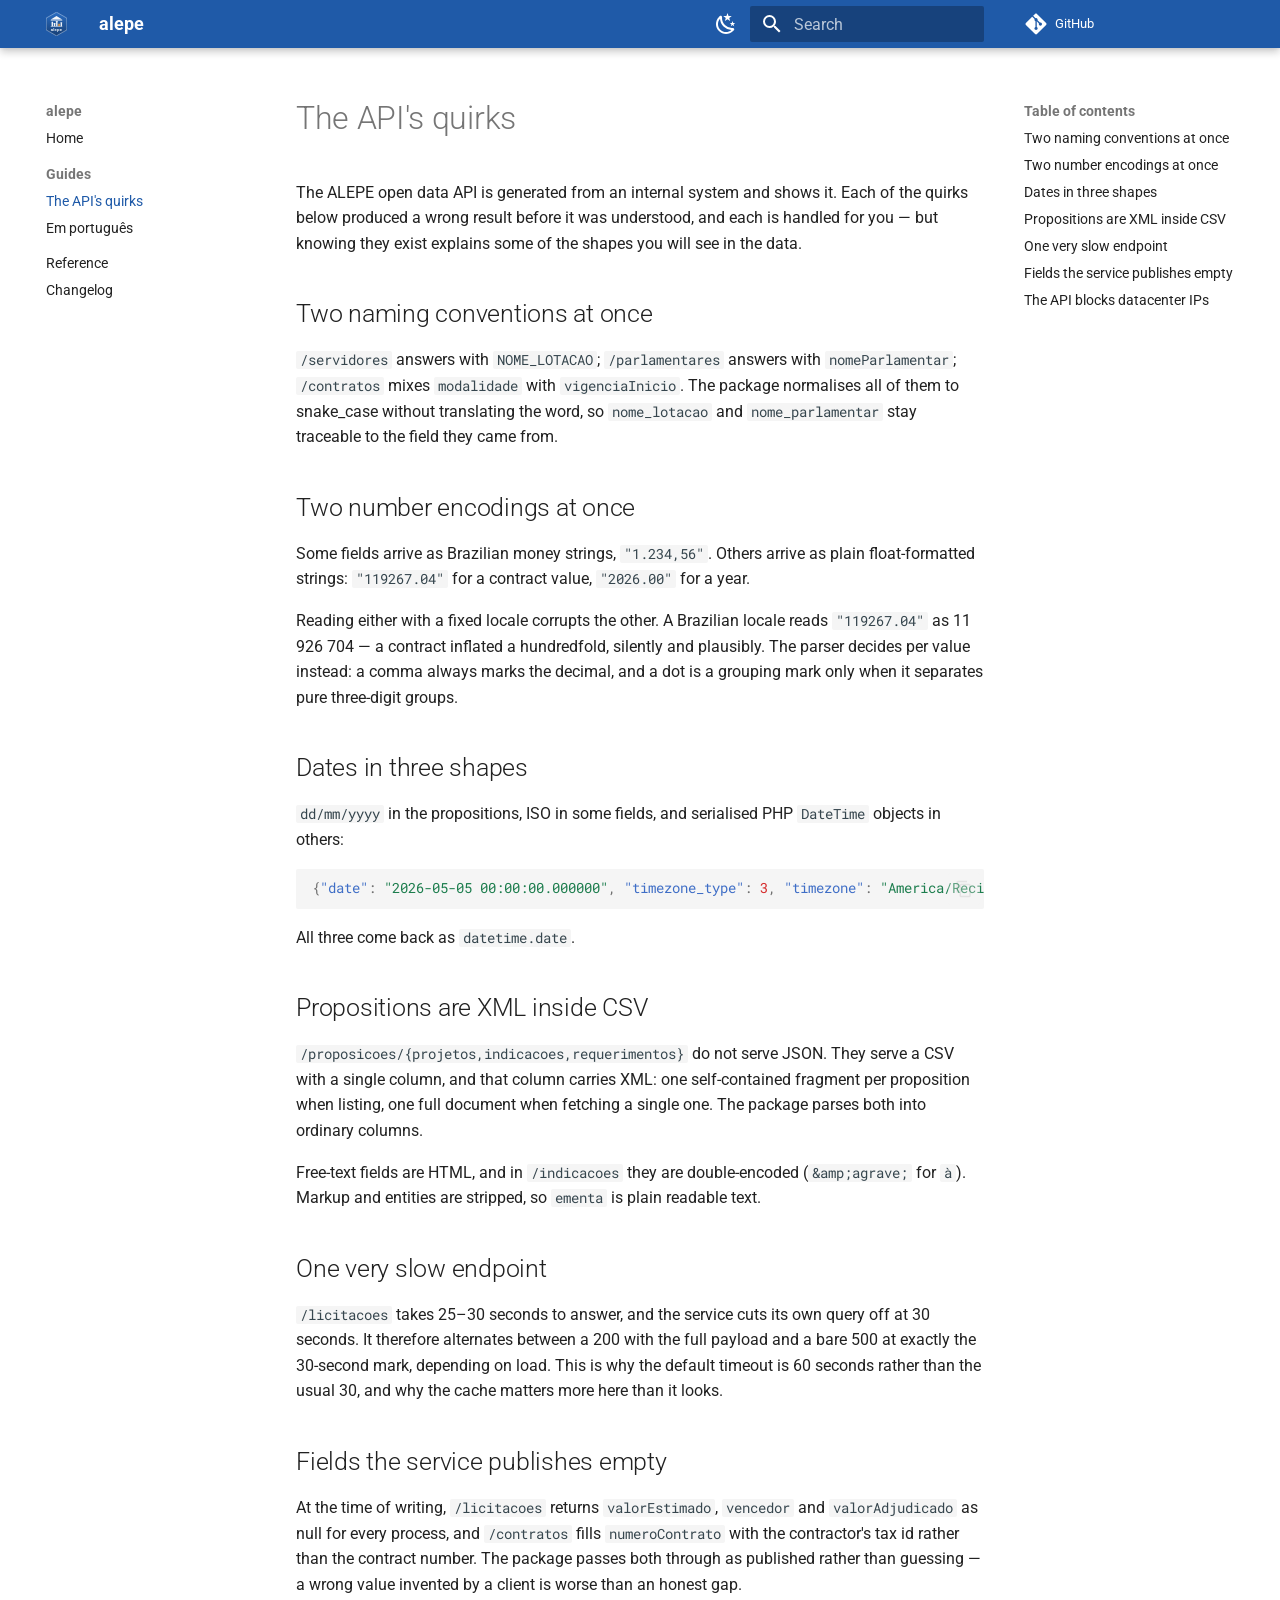
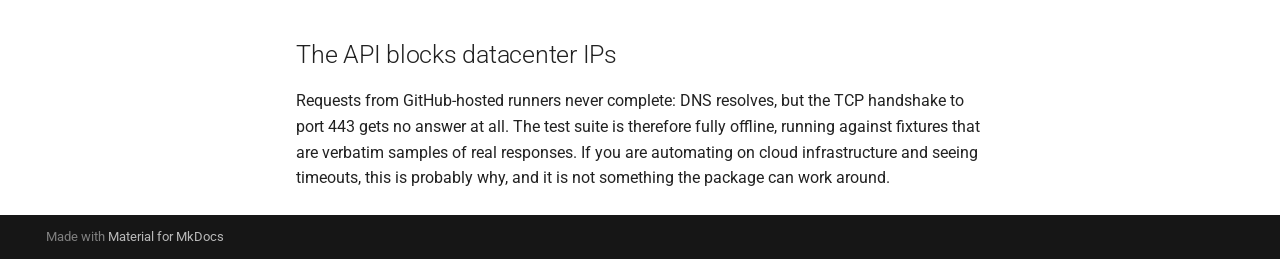
<file: quirks/index.html>
<!doctype html>
<html lang="en" class="no-js">
  <head>
    
      <meta charset="utf-8">
      <meta name="viewport" content="width=device-width,initial-scale=1">
      
        <meta name="description" content="Access the open data API of the Legislative Assembly of Pernambuco from Python">
      
      
      
        <link rel="canonical" href="https://strategicprojects.github.io/alepe_py/quirks/">
      
      
        <link rel="prev" href="..">
      
      
        <link rel="next" href="../portugues/">
      
      
        
      
      
      <link rel="icon" href="../assets/logo.png">
      <meta name="generator" content="mkdocs-1.6.1, mkdocs-material-9.7.7">
    
    
      
        <title>The API's quirks - alepe</title>
      
    
    
      <link rel="stylesheet" href="../assets/stylesheets/main.ec1eaa64.min.css">
      
        
        <link rel="stylesheet" href="../assets/stylesheets/palette.ab4e12ef.min.css">
      
      


    
    
      
    
    
      
        
        
        <link rel="preconnect" href="https://fonts.gstatic.com" crossorigin>
        <link rel="stylesheet" href="https://fonts.googleapis.com/css?family=Roboto:300,300i,400,400i,700,700i%7CRoboto+Mono:400,400i,700,700i&display=fallback">
        <style>:root{--md-text-font:"Roboto";--md-code-font:"Roboto Mono"}</style>
      
    
    
      <link rel="stylesheet" href="../assets/_mkdocstrings.css">
    
      <link rel="stylesheet" href="../extra.css">
    
    <script>__md_scope=new URL("..",location),__md_hash=e=>[...e].reduce(((e,_)=>(e<<5)-e+_.charCodeAt(0)),0),__md_get=(e,_=localStorage,t=__md_scope)=>JSON.parse(_.getItem(t.pathname+"."+e)),__md_set=(e,_,t=localStorage,a=__md_scope)=>{try{t.setItem(a.pathname+"."+e,JSON.stringify(_))}catch(e){}}</script>
    
      

    
    
  </head>
  
  
    
    
      
    
    
    
    
    <body dir="ltr" data-md-color-scheme="default" data-md-color-primary="custom" data-md-color-accent="custom">
  
    
    <input class="md-toggle" data-md-toggle="drawer" type="checkbox" id="__drawer" autocomplete="off">
    <input class="md-toggle" data-md-toggle="search" type="checkbox" id="__search" autocomplete="off">
    <label class="md-overlay" for="__drawer"></label>
    <div data-md-component="skip">
      
        
        <a href="#the-apis-quirks" class="md-skip">
          Skip to content
        </a>
      
    </div>
    <div data-md-component="announce">
      
    </div>
    
    
      

  

<header class="md-header md-header--shadow" data-md-component="header">
  <nav class="md-header__inner md-grid" aria-label="Header">
    <a href=".." title="alepe" class="md-header__button md-logo" aria-label="alepe" data-md-component="logo">
      
  <img src="../assets/logo.svg" alt="logo">

    </a>
    <label class="md-header__button md-icon" for="__drawer">
      
      <svg xmlns="http://www.w3.org/2000/svg" viewBox="0 0 24 24"><path d="M3 6h18v2H3zm0 5h18v2H3zm0 5h18v2H3z"/></svg>
    </label>
    <div class="md-header__title" data-md-component="header-title">
      <div class="md-header__ellipsis">
        <div class="md-header__topic">
          <span class="md-ellipsis">
            alepe
          </span>
        </div>
        <div class="md-header__topic" data-md-component="header-topic">
          <span class="md-ellipsis">
            
              The API's quirks
            
          </span>
        </div>
      </div>
    </div>
    
      
        <form class="md-header__option" data-md-component="palette">
  
    
    
    
    <input class="md-option" data-md-color-media="" data-md-color-scheme="default" data-md-color-primary="custom" data-md-color-accent="custom"  aria-label="Dark mode"  type="radio" name="__palette" id="__palette_0">
    
      <label class="md-header__button md-icon" title="Dark mode" for="__palette_1" hidden>
        <svg xmlns="http://www.w3.org/2000/svg" viewBox="0 0 24 24"><path d="m17.75 4.09-2.53 1.94.91 3.06-2.63-1.81-2.63 1.81.91-3.06-2.53-1.94L12.44 4l1.06-3 1.06 3zm3.5 6.91-1.64 1.25.59 1.98-1.7-1.17-1.7 1.17.59-1.98L15.75 11l2.06-.05L18.5 9l.69 1.95zm-2.28 4.95c.83-.08 1.72 1.1 1.19 1.85-.32.45-.66.87-1.08 1.27C15.17 23 8.84 23 4.94 19.07c-3.91-3.9-3.91-10.24 0-14.14.4-.4.82-.76 1.27-1.08.75-.53 1.93.36 1.85 1.19-.27 2.86.69 5.83 2.89 8.02a9.96 9.96 0 0 0 8.02 2.89m-1.64 2.02a12.08 12.08 0 0 1-7.8-3.47c-2.17-2.19-3.33-5-3.49-7.82-2.81 3.14-2.7 7.96.31 10.98 3.02 3.01 7.84 3.12 10.98.31"/></svg>
      </label>
    
  
    
    
    
    <input class="md-option" data-md-color-media="" data-md-color-scheme="slate" data-md-color-primary="custom" data-md-color-accent="custom"  aria-label="Light mode"  type="radio" name="__palette" id="__palette_1">
    
      <label class="md-header__button md-icon" title="Light mode" for="__palette_0" hidden>
        <svg xmlns="http://www.w3.org/2000/svg" viewBox="0 0 24 24"><path d="M12 7a5 5 0 0 1 5 5 5 5 0 0 1-5 5 5 5 0 0 1-5-5 5 5 0 0 1 5-5m0 2a3 3 0 0 0-3 3 3 3 0 0 0 3 3 3 3 0 0 0 3-3 3 3 0 0 0-3-3m0-7 2.39 3.42C13.65 5.15 12.84 5 12 5s-1.65.15-2.39.42zM3.34 7l4.16-.35A7.2 7.2 0 0 0 5.94 8.5c-.44.74-.69 1.5-.83 2.29zm.02 10 1.76-3.77a7.131 7.131 0 0 0 2.38 4.14zM20.65 7l-1.77 3.79a7.02 7.02 0 0 0-2.38-4.15zm-.01 10-4.14.36c.59-.51 1.12-1.14 1.54-1.86.42-.73.69-1.5.83-2.29zM12 22l-2.41-3.44c.74.27 1.55.44 2.41.44.82 0 1.63-.17 2.37-.44z"/></svg>
      </label>
    
  
</form>
      
    
    
      <script>var palette=__md_get("__palette");if(palette&&palette.color){if("(prefers-color-scheme)"===palette.color.media){var media=matchMedia("(prefers-color-scheme: light)"),input=document.querySelector(media.matches?"[data-md-color-media='(prefers-color-scheme: light)']":"[data-md-color-media='(prefers-color-scheme: dark)']");palette.color.media=input.getAttribute("data-md-color-media"),palette.color.scheme=input.getAttribute("data-md-color-scheme"),palette.color.primary=input.getAttribute("data-md-color-primary"),palette.color.accent=input.getAttribute("data-md-color-accent")}for(var[key,value]of Object.entries(palette.color))document.body.setAttribute("data-md-color-"+key,value)}</script>
    
    
    
      
      
        <label class="md-header__button md-icon" for="__search">
          
          <svg xmlns="http://www.w3.org/2000/svg" viewBox="0 0 24 24"><path d="M9.5 3A6.5 6.5 0 0 1 16 9.5c0 1.61-.59 3.09-1.56 4.23l.27.27h.79l5 5-1.5 1.5-5-5v-.79l-.27-.27A6.52 6.52 0 0 1 9.5 16 6.5 6.5 0 0 1 3 9.5 6.5 6.5 0 0 1 9.5 3m0 2C7 5 5 7 5 9.5S7 14 9.5 14 14 12 14 9.5 12 5 9.5 5"/></svg>
        </label>
        <div class="md-search" data-md-component="search" role="dialog">
  <label class="md-search__overlay" for="__search"></label>
  <div class="md-search__inner" role="search">
    <form class="md-search__form" name="search">
      <input type="text" class="md-search__input" name="query" aria-label="Search" placeholder="Search" autocapitalize="off" autocorrect="off" autocomplete="off" spellcheck="false" data-md-component="search-query" required>
      <label class="md-search__icon md-icon" for="__search">
        
        <svg xmlns="http://www.w3.org/2000/svg" viewBox="0 0 24 24"><path d="M9.5 3A6.5 6.5 0 0 1 16 9.5c0 1.61-.59 3.09-1.56 4.23l.27.27h.79l5 5-1.5 1.5-5-5v-.79l-.27-.27A6.52 6.52 0 0 1 9.5 16 6.5 6.5 0 0 1 3 9.5 6.5 6.5 0 0 1 9.5 3m0 2C7 5 5 7 5 9.5S7 14 9.5 14 14 12 14 9.5 12 5 9.5 5"/></svg>
        
        <svg xmlns="http://www.w3.org/2000/svg" viewBox="0 0 24 24"><path d="M20 11v2H8l5.5 5.5-1.42 1.42L4.16 12l7.92-7.92L13.5 5.5 8 11z"/></svg>
      </label>
      <nav class="md-search__options" aria-label="Search">
        
        <button type="reset" class="md-search__icon md-icon" title="Clear" aria-label="Clear" tabindex="-1">
          
          <svg xmlns="http://www.w3.org/2000/svg" viewBox="0 0 24 24"><path d="M19 6.41 17.59 5 12 10.59 6.41 5 5 6.41 10.59 12 5 17.59 6.41 19 12 13.41 17.59 19 19 17.59 13.41 12z"/></svg>
        </button>
      </nav>
      
        <div class="md-search__suggest" data-md-component="search-suggest"></div>
      
    </form>
    <div class="md-search__output">
      <div class="md-search__scrollwrap" tabindex="0" data-md-scrollfix>
        <div class="md-search-result" data-md-component="search-result">
          <div class="md-search-result__meta">
            Initializing search
          </div>
          <ol class="md-search-result__list" role="presentation"></ol>
        </div>
      </div>
    </div>
  </div>
</div>
      
    
    
      <div class="md-header__source">
        <a href="https://github.com/StrategicProjects/alepe_py" title="Go to repository" class="md-source" data-md-component="source">
  <div class="md-source__icon md-icon">
    
    <svg xmlns="http://www.w3.org/2000/svg" viewBox="0 0 448 512"><!--! Font Awesome Free 7.1.0 by @fontawesome - https://fontawesome.com License - https://fontawesome.com/license/free (Icons: CC BY 4.0, Fonts: SIL OFL 1.1, Code: MIT License) Copyright 2025 Fonticons, Inc.--><path d="M439.6 236.1 244 40.5c-5.4-5.5-12.8-8.5-20.4-8.5s-15 3-20.4 8.4L162.5 81l51.5 51.5c27.1-9.1 52.7 16.8 43.4 43.7l49.7 49.7c34.2-11.8 61.2 31 35.5 56.7-26.5 26.5-70.2-2.9-56-37.3L240.3 199v121.9c25.3 12.5 22.3 41.8 9.1 55-6.4 6.4-15.2 10.1-24.3 10.1s-17.8-3.6-24.3-10.1c-17.6-17.6-11.1-46.9 11.2-56v-123c-20.8-8.5-24.6-30.7-18.6-45L142.6 101 8.5 235.1C3 240.6 0 247.9 0 255.5s3 15 8.5 20.4l195.6 195.7c5.4 5.4 12.7 8.4 20.4 8.4s15-3 20.4-8.4l194.7-194.7c5.4-5.4 8.4-12.8 8.4-20.4s-3-15-8.4-20.4"/></svg>
  </div>
  <div class="md-source__repository">
    GitHub
  </div>
</a>
      </div>
    
  </nav>
  
</header>
    
    <div class="md-container" data-md-component="container">
      
      
        
          
        
      
      <main class="md-main" data-md-component="main">
        <div class="md-main__inner md-grid">
          
            
              
              <div class="md-sidebar md-sidebar--primary" data-md-component="sidebar" data-md-type="navigation" >
                <div class="md-sidebar__scrollwrap">
                  <div class="md-sidebar__inner">
                    



<nav class="md-nav md-nav--primary" aria-label="Navigation" data-md-level="0">
  <label class="md-nav__title" for="__drawer">
    <a href=".." title="alepe" class="md-nav__button md-logo" aria-label="alepe" data-md-component="logo">
      
  <img src="../assets/logo.svg" alt="logo">

    </a>
    alepe
  </label>
  
    <div class="md-nav__source">
      <a href="https://github.com/StrategicProjects/alepe_py" title="Go to repository" class="md-source" data-md-component="source">
  <div class="md-source__icon md-icon">
    
    <svg xmlns="http://www.w3.org/2000/svg" viewBox="0 0 448 512"><!--! Font Awesome Free 7.1.0 by @fontawesome - https://fontawesome.com License - https://fontawesome.com/license/free (Icons: CC BY 4.0, Fonts: SIL OFL 1.1, Code: MIT License) Copyright 2025 Fonticons, Inc.--><path d="M439.6 236.1 244 40.5c-5.4-5.5-12.8-8.5-20.4-8.5s-15 3-20.4 8.4L162.5 81l51.5 51.5c27.1-9.1 52.7 16.8 43.4 43.7l49.7 49.7c34.2-11.8 61.2 31 35.5 56.7-26.5 26.5-70.2-2.9-56-37.3L240.3 199v121.9c25.3 12.5 22.3 41.8 9.1 55-6.4 6.4-15.2 10.1-24.3 10.1s-17.8-3.6-24.3-10.1c-17.6-17.6-11.1-46.9 11.2-56v-123c-20.8-8.5-24.6-30.7-18.6-45L142.6 101 8.5 235.1C3 240.6 0 247.9 0 255.5s3 15 8.5 20.4l195.6 195.7c5.4 5.4 12.7 8.4 20.4 8.4s15-3 20.4-8.4l194.7-194.7c5.4-5.4 8.4-12.8 8.4-20.4s-3-15-8.4-20.4"/></svg>
  </div>
  <div class="md-source__repository">
    GitHub
  </div>
</a>
    </div>
  
  <ul class="md-nav__list" data-md-scrollfix>
    
      
      
  
  
  
  
    <li class="md-nav__item">
      <a href=".." class="md-nav__link">
        
  
  
  <span class="md-ellipsis">
    
  
    Home
  

    
  </span>
  
  

      </a>
    </li>
  

    
      
      
  
  
    
  
  
  
    
    
    
    
      
        
        
      
    
    
    <li class="md-nav__item md-nav__item--active md-nav__item--section md-nav__item--nested">
      
        
        
        <input class="md-nav__toggle md-toggle " type="checkbox" id="__nav_2" checked>
        
          
          <label class="md-nav__link" for="__nav_2" id="__nav_2_label" tabindex="">
            
  
  
  <span class="md-ellipsis">
    
  
    Guides
  

    
  </span>
  
  

            <span class="md-nav__icon md-icon"></span>
          </label>
        
        <nav class="md-nav" data-md-level="1" aria-labelledby="__nav_2_label" aria-expanded="true">
          <label class="md-nav__title" for="__nav_2">
            <span class="md-nav__icon md-icon"></span>
            
  
    Guides
  

          </label>
          <ul class="md-nav__list" data-md-scrollfix>
            
              
                
  
  
    
  
  
  
    <li class="md-nav__item md-nav__item--active">
      
      <input class="md-nav__toggle md-toggle" type="checkbox" id="__toc">
      
      
        
      
      
        <label class="md-nav__link md-nav__link--active" for="__toc">
          
  
  
  <span class="md-ellipsis">
    
  
    The API's quirks
  

    
  </span>
  
  

          <span class="md-nav__icon md-icon"></span>
        </label>
      
      <a href="./" class="md-nav__link md-nav__link--active">
        
  
  
  <span class="md-ellipsis">
    
  
    The API's quirks
  

    
  </span>
  
  

      </a>
      
        

<nav class="md-nav md-nav--secondary" aria-label="Table of contents">
  
  
  
    
  
  
    <label class="md-nav__title" for="__toc">
      <span class="md-nav__icon md-icon"></span>
      Table of contents
    </label>
    <ul class="md-nav__list" data-md-component="toc" data-md-scrollfix>
      
        <li class="md-nav__item">
  <a href="#two-naming-conventions-at-once" class="md-nav__link">
    <span class="md-ellipsis">
      
        Two naming conventions at once
      
    </span>
  </a>
  
</li>
      
        <li class="md-nav__item">
  <a href="#two-number-encodings-at-once" class="md-nav__link">
    <span class="md-ellipsis">
      
        Two number encodings at once
      
    </span>
  </a>
  
</li>
      
        <li class="md-nav__item">
  <a href="#dates-in-three-shapes" class="md-nav__link">
    <span class="md-ellipsis">
      
        Dates in three shapes
      
    </span>
  </a>
  
</li>
      
        <li class="md-nav__item">
  <a href="#propositions-are-xml-inside-csv" class="md-nav__link">
    <span class="md-ellipsis">
      
        Propositions are XML inside CSV
      
    </span>
  </a>
  
</li>
      
        <li class="md-nav__item">
  <a href="#one-very-slow-endpoint" class="md-nav__link">
    <span class="md-ellipsis">
      
        One very slow endpoint
      
    </span>
  </a>
  
</li>
      
        <li class="md-nav__item">
  <a href="#fields-the-service-publishes-empty" class="md-nav__link">
    <span class="md-ellipsis">
      
        Fields the service publishes empty
      
    </span>
  </a>
  
</li>
      
        <li class="md-nav__item">
  <a href="#the-api-blocks-datacenter-ips" class="md-nav__link">
    <span class="md-ellipsis">
      
        The API blocks datacenter IPs
      
    </span>
  </a>
  
</li>
      
    </ul>
  
</nav>
      
    </li>
  

              
            
              
                
  
  
  
  
    <li class="md-nav__item">
      <a href="../portugues/" class="md-nav__link">
        
  
  
  <span class="md-ellipsis">
    
  
    Em português
  

    
  </span>
  
  

      </a>
    </li>
  

              
            
          </ul>
        </nav>
      
    </li>
  

    
      
      
  
  
  
  
    <li class="md-nav__item">
      <a href="../reference/" class="md-nav__link">
        
  
  
  <span class="md-ellipsis">
    
  
    Reference
  

    
  </span>
  
  

      </a>
    </li>
  

    
      
      
  
  
  
  
    <li class="md-nav__item">
      <a href="../changelog/" class="md-nav__link">
        
  
  
  <span class="md-ellipsis">
    
  
    Changelog
  

    
  </span>
  
  

      </a>
    </li>
  

    
  </ul>
</nav>
                  </div>
                </div>
              </div>
            
            
              
              <div class="md-sidebar md-sidebar--secondary" data-md-component="sidebar" data-md-type="toc" >
                <div class="md-sidebar__scrollwrap">
                  <div class="md-sidebar__inner">
                    

<nav class="md-nav md-nav--secondary" aria-label="Table of contents">
  
  
  
    
  
  
    <label class="md-nav__title" for="__toc">
      <span class="md-nav__icon md-icon"></span>
      Table of contents
    </label>
    <ul class="md-nav__list" data-md-component="toc" data-md-scrollfix>
      
        <li class="md-nav__item">
  <a href="#two-naming-conventions-at-once" class="md-nav__link">
    <span class="md-ellipsis">
      
        Two naming conventions at once
      
    </span>
  </a>
  
</li>
      
        <li class="md-nav__item">
  <a href="#two-number-encodings-at-once" class="md-nav__link">
    <span class="md-ellipsis">
      
        Two number encodings at once
      
    </span>
  </a>
  
</li>
      
        <li class="md-nav__item">
  <a href="#dates-in-three-shapes" class="md-nav__link">
    <span class="md-ellipsis">
      
        Dates in three shapes
      
    </span>
  </a>
  
</li>
      
        <li class="md-nav__item">
  <a href="#propositions-are-xml-inside-csv" class="md-nav__link">
    <span class="md-ellipsis">
      
        Propositions are XML inside CSV
      
    </span>
  </a>
  
</li>
      
        <li class="md-nav__item">
  <a href="#one-very-slow-endpoint" class="md-nav__link">
    <span class="md-ellipsis">
      
        One very slow endpoint
      
    </span>
  </a>
  
</li>
      
        <li class="md-nav__item">
  <a href="#fields-the-service-publishes-empty" class="md-nav__link">
    <span class="md-ellipsis">
      
        Fields the service publishes empty
      
    </span>
  </a>
  
</li>
      
        <li class="md-nav__item">
  <a href="#the-api-blocks-datacenter-ips" class="md-nav__link">
    <span class="md-ellipsis">
      
        The API blocks datacenter IPs
      
    </span>
  </a>
  
</li>
      
    </ul>
  
</nav>
                  </div>
                </div>
              </div>
            
          
          
            <div class="md-content" data-md-component="content">
              
              <article class="md-content__inner md-typeset">
                
                  



<h1 id="the-apis-quirks">The API's quirks<a class="headerlink" href="#the-apis-quirks" title="Permanent link">&para;</a></h1>
<p>The ALEPE open data API is generated from an internal system and shows it. Each
of the quirks below produced a wrong result before it was understood, and each
is handled for you — but knowing they exist explains some of the shapes you
will see in the data.</p>
<h2 id="two-naming-conventions-at-once">Two naming conventions at once<a class="headerlink" href="#two-naming-conventions-at-once" title="Permanent link">&para;</a></h2>
<p><code>/servidores</code> answers with <code>NOME_LOTACAO</code>; <code>/parlamentares</code> answers with
<code>nomeParlamentar</code>; <code>/contratos</code> mixes <code>modalidade</code> with <code>vigenciaInicio</code>. The
package normalises all of them to snake_case without translating the word, so
<code>nome_lotacao</code> and <code>nome_parlamentar</code> stay traceable to the field they came
from.</p>
<h2 id="two-number-encodings-at-once">Two number encodings at once<a class="headerlink" href="#two-number-encodings-at-once" title="Permanent link">&para;</a></h2>
<p>Some fields arrive as Brazilian money strings, <code>"1.234,56"</code>. Others arrive as
plain float-formatted strings: <code>"119267.04"</code> for a contract value, <code>"2026.00"</code>
for a year.</p>
<p>Reading either with a fixed locale corrupts the other. A Brazilian locale reads
<code>"119267.04"</code> as 11 926 704 — a contract inflated a hundredfold, silently and
plausibly. The parser decides per value instead: a comma always marks the
decimal, and a dot is a grouping mark only when it separates pure three-digit
groups.</p>
<h2 id="dates-in-three-shapes">Dates in three shapes<a class="headerlink" href="#dates-in-three-shapes" title="Permanent link">&para;</a></h2>
<p><code>dd/mm/yyyy</code> in the propositions, ISO in some fields, and serialised PHP
<code>DateTime</code> objects in others:</p>
<div class="highlight"><pre><span></span><code><span class="p">{</span><span class="nt">"date"</span><span class="p">:</span><span class="w"> </span><span class="s2">"2026-05-05 00:00:00.000000"</span><span class="p">,</span><span class="w"> </span><span class="nt">"timezone_type"</span><span class="p">:</span><span class="w"> </span><span class="mi">3</span><span class="p">,</span><span class="w"> </span><span class="nt">"timezone"</span><span class="p">:</span><span class="w"> </span><span class="s2">"America/Recife"</span><span class="p">}</span>
</code></pre></div>
<p>All three come back as <code>datetime.date</code>.</p>
<h2 id="propositions-are-xml-inside-csv">Propositions are XML inside CSV<a class="headerlink" href="#propositions-are-xml-inside-csv" title="Permanent link">&para;</a></h2>
<p><code>/proposicoes/{projetos,indicacoes,requerimentos}</code> do not serve JSON. They serve
a CSV with a single column, and that column carries XML: one self-contained
fragment per proposition when listing, one full document when fetching a single
one. The package parses both into ordinary columns.</p>
<p>Free-text fields are HTML, and in <code>/indicacoes</code> they are double-encoded
(<code>&amp;amp;agrave;</code> for <code>à</code>). Markup and entities are stripped, so <code>ementa</code> is
plain readable text.</p>
<h2 id="one-very-slow-endpoint">One very slow endpoint<a class="headerlink" href="#one-very-slow-endpoint" title="Permanent link">&para;</a></h2>
<p><code>/licitacoes</code> takes 25–30 seconds to answer, and the service cuts its own query
off at 30 seconds. It therefore alternates between a 200 with the full payload
and a bare 500 at exactly the 30-second mark, depending on load. This is why
the default timeout is 60 seconds rather than the usual 30, and why the cache
matters more here than it looks.</p>
<h2 id="fields-the-service-publishes-empty">Fields the service publishes empty<a class="headerlink" href="#fields-the-service-publishes-empty" title="Permanent link">&para;</a></h2>
<p>At the time of writing, <code>/licitacoes</code> returns <code>valorEstimado</code>, <code>vencedor</code> and
<code>valorAdjudicado</code> as null for every process, and <code>/contratos</code> fills
<code>numeroContrato</code> with the contractor's tax id rather than the contract number.
The package passes both through as published rather than guessing — a wrong
value invented by a client is worse than an honest gap.</p>
<h2 id="the-api-blocks-datacenter-ips">The API blocks datacenter IPs<a class="headerlink" href="#the-api-blocks-datacenter-ips" title="Permanent link">&para;</a></h2>
<p>Requests from GitHub-hosted runners never complete: DNS resolves, but the TCP
handshake to port 443 gets no answer at all. The test suite is therefore fully
offline, running against fixtures that are verbatim samples of real responses.
If you are automating on cloud infrastructure and seeing timeouts, this is
probably why, and it is not something the package can work around.</p>












                
              </article>
            </div>
          
          
<script>var target=document.getElementById(location.hash.slice(1));target&&target.name&&(target.checked=target.name.startsWith("__tabbed_"))</script>
        </div>
        
          <button type="button" class="md-top md-icon" data-md-component="top" hidden>
  
  <svg xmlns="http://www.w3.org/2000/svg" viewBox="0 0 24 24"><path d="M13 20h-2V8l-5.5 5.5-1.42-1.42L12 4.16l7.92 7.92-1.42 1.42L13 8z"/></svg>
  Back to top
</button>
        
      </main>
      
        <footer class="md-footer">
  
  <div class="md-footer-meta md-typeset">
    <div class="md-footer-meta__inner md-grid">
      <div class="md-copyright">
  
  
    Made with
    <a href="https://squidfunk.github.io/mkdocs-material/" target="_blank" rel="noopener">
      Material for MkDocs
    </a>
  
</div>
      
    </div>
  </div>
</footer>
      
    </div>
    <div class="md-dialog" data-md-component="dialog">
      <div class="md-dialog__inner md-typeset"></div>
    </div>
    
    
    
      
      
      <script id="__config" type="application/json">{"annotate": null, "base": "..", "features": ["navigation.sections", "navigation.top", "content.code.copy", "search.suggest"], "search": "../assets/javascripts/workers/search.2c215733.min.js", "tags": null, "translations": {"clipboard.copied": "Copied to clipboard", "clipboard.copy": "Copy to clipboard", "search.result.more.one": "1 more on this page", "search.result.more.other": "# more on this page", "search.result.none": "No matching documents", "search.result.one": "1 matching document", "search.result.other": "# matching documents", "search.result.placeholder": "Type to start searching", "search.result.term.missing": "Missing", "select.version": "Select version"}, "version": null}</script>
    
    
      <script src="../assets/javascripts/bundle.d7400e89.min.js"></script>
      
    
  </body>
</html>
</file>
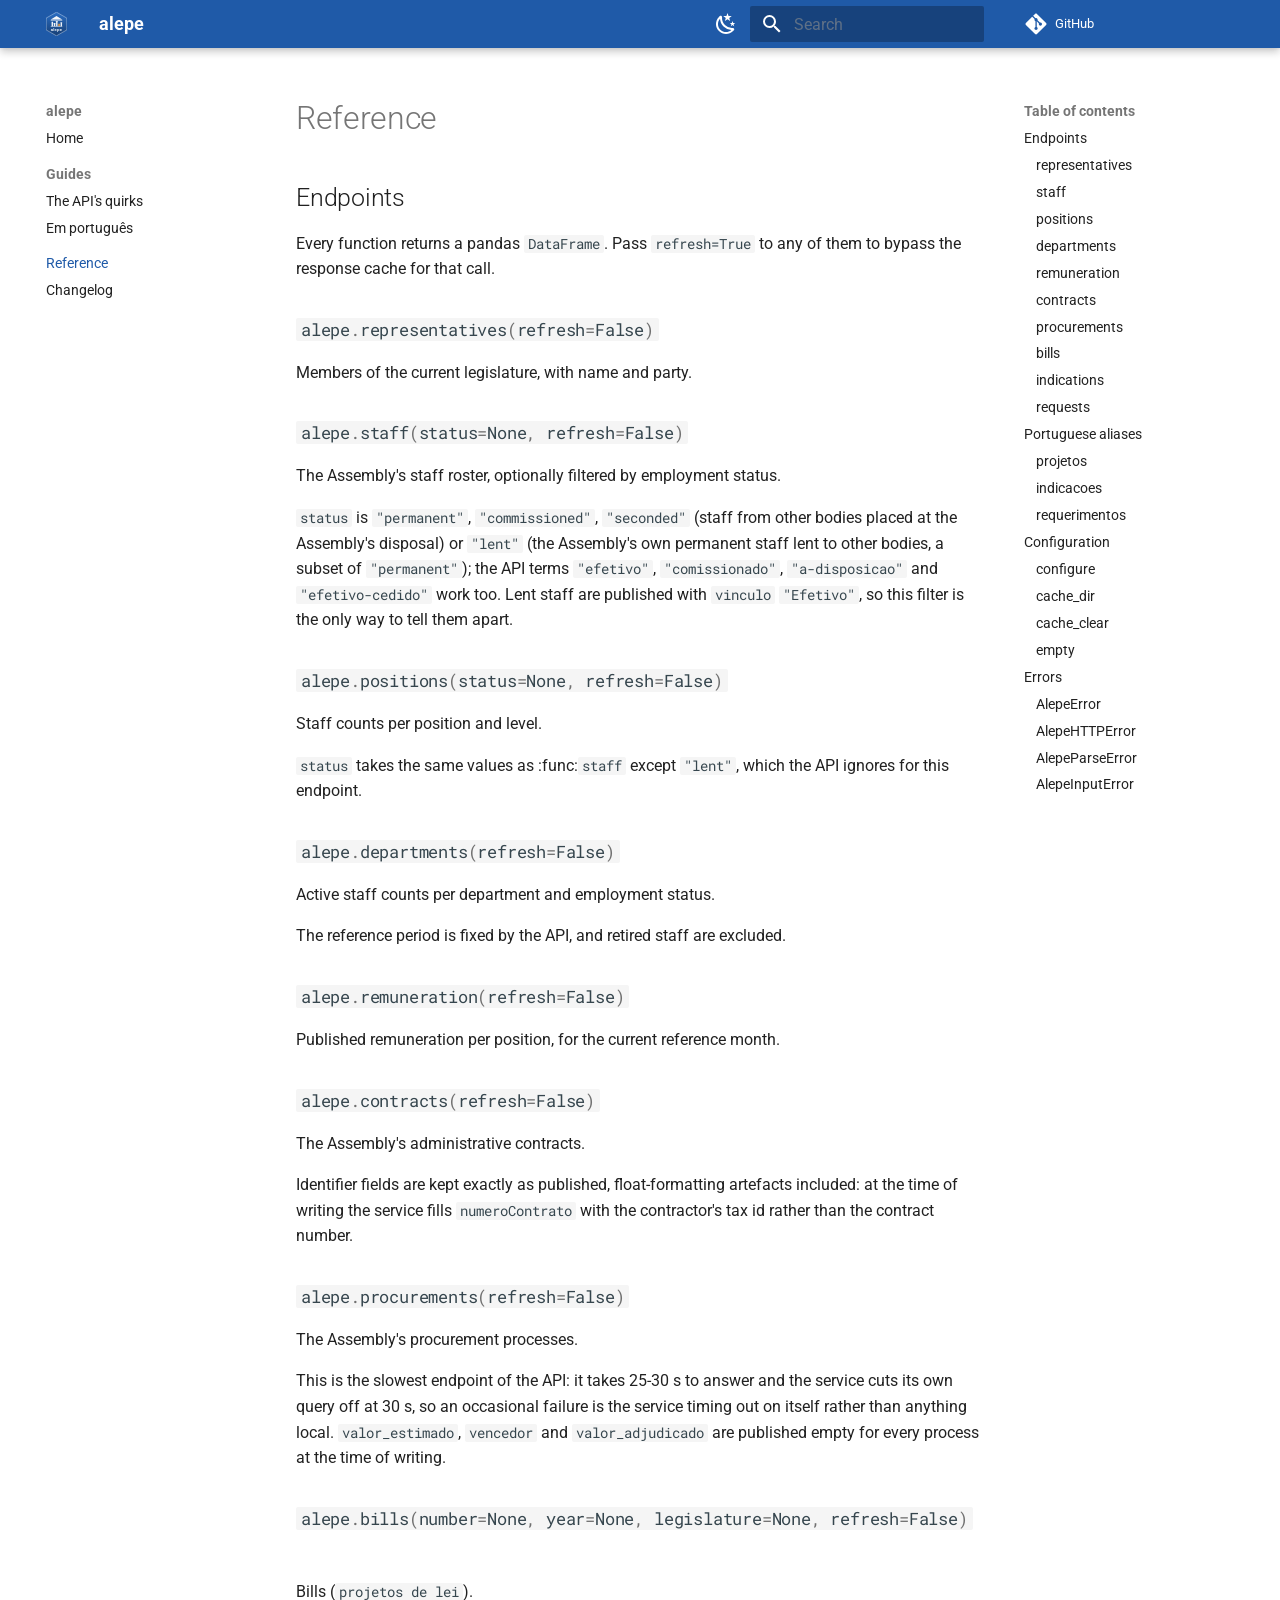
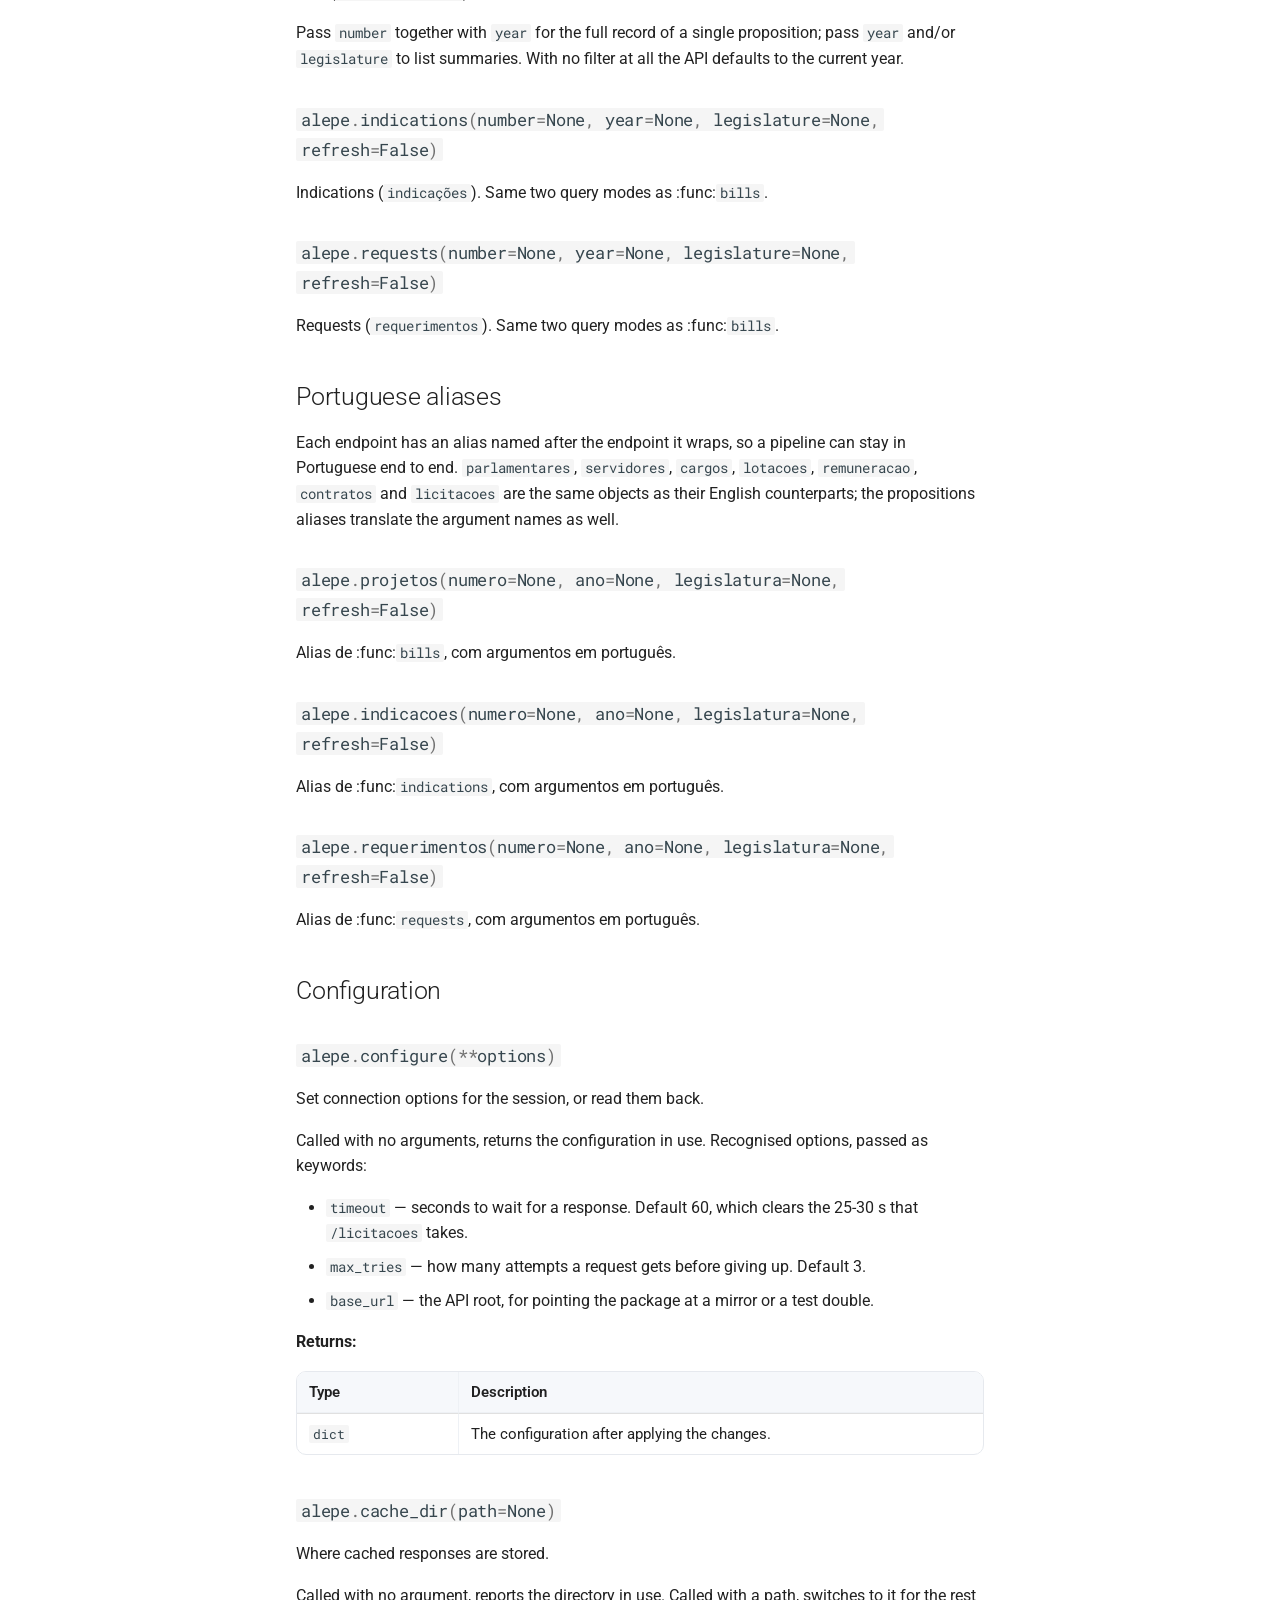
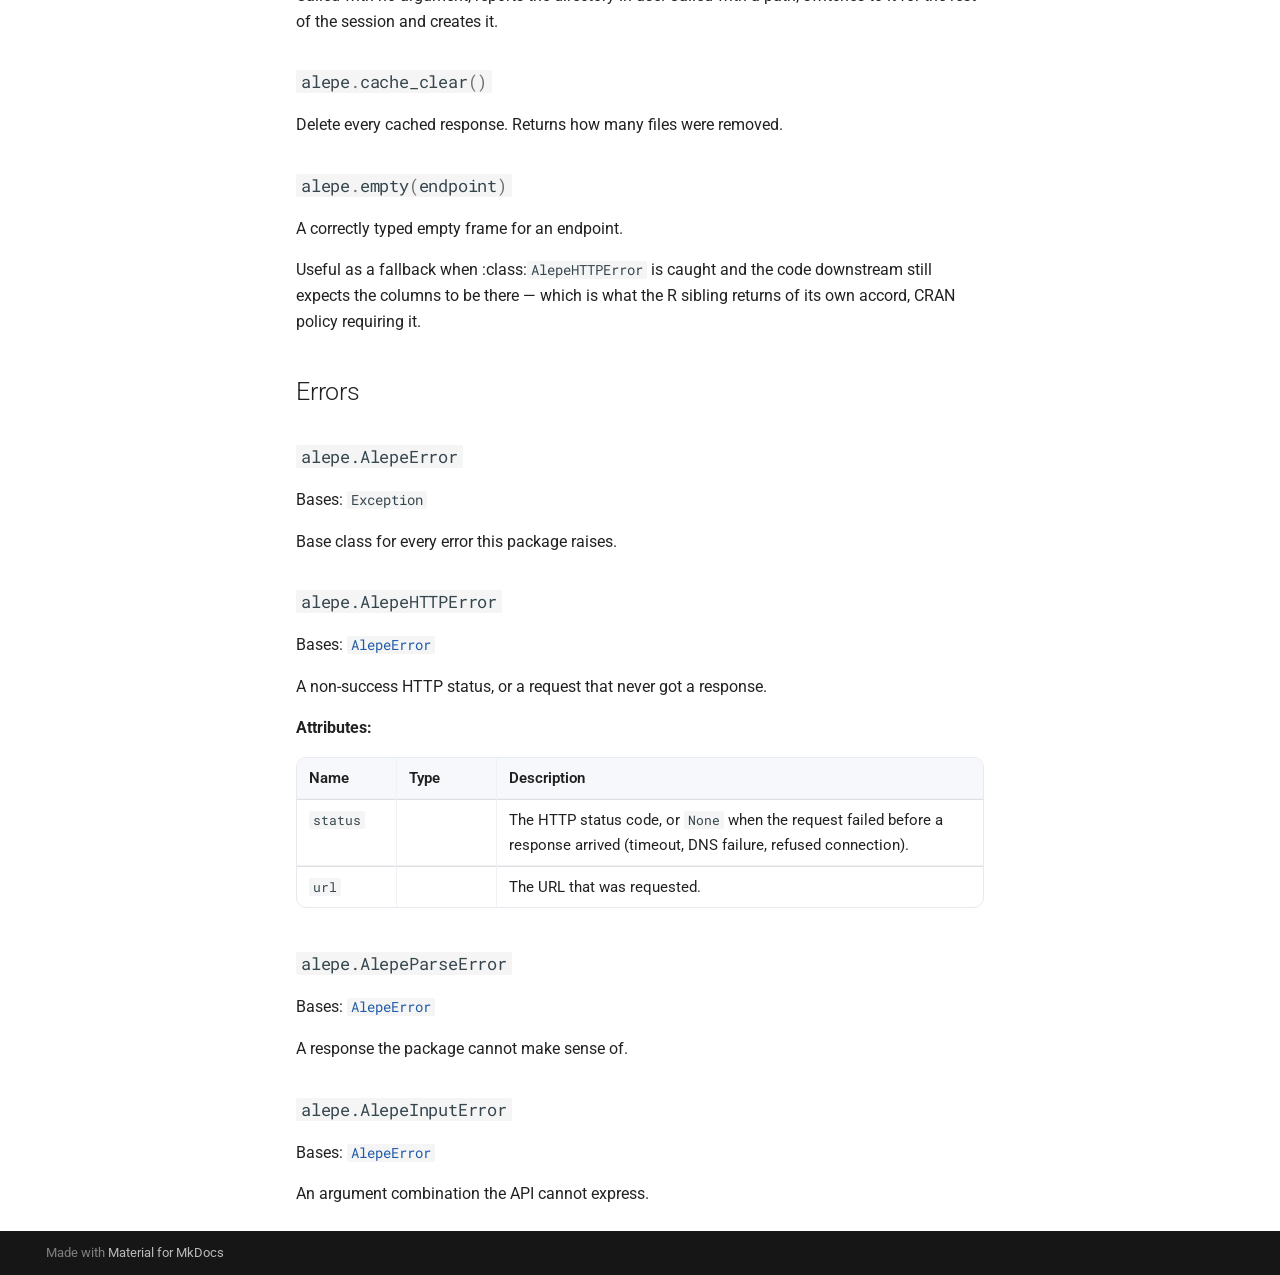
<file: reference/index.html>
<!doctype html>
<html lang="en" class="no-js">
  <head>
    
      <meta charset="utf-8">
      <meta name="viewport" content="width=device-width,initial-scale=1">
      
        <meta name="description" content="Access the open data API of the Legislative Assembly of Pernambuco from Python">
      
      
      
        <link rel="canonical" href="https://strategicprojects.github.io/alepe_py/reference/">
      
      
        <link rel="prev" href="../portugues/">
      
      
        <link rel="next" href="../changelog/">
      
      
        
      
      
      <link rel="icon" href="../assets/logo.png">
      <meta name="generator" content="mkdocs-1.6.1, mkdocs-material-9.7.7">
    
    
      
        <title>Reference - alepe</title>
      
    
    
      <link rel="stylesheet" href="../assets/stylesheets/main.ec1eaa64.min.css">
      
        
        <link rel="stylesheet" href="../assets/stylesheets/palette.ab4e12ef.min.css">
      
      


    
    
      
    
    
      
        
        
        <link rel="preconnect" href="https://fonts.gstatic.com" crossorigin>
        <link rel="stylesheet" href="https://fonts.googleapis.com/css?family=Roboto:300,300i,400,400i,700,700i%7CRoboto+Mono:400,400i,700,700i&display=fallback">
        <style>:root{--md-text-font:"Roboto";--md-code-font:"Roboto Mono"}</style>
      
    
    
      <link rel="stylesheet" href="../assets/_mkdocstrings.css">
    
      <link rel="stylesheet" href="../extra.css">
    
    <script>__md_scope=new URL("..",location),__md_hash=e=>[...e].reduce(((e,_)=>(e<<5)-e+_.charCodeAt(0)),0),__md_get=(e,_=localStorage,t=__md_scope)=>JSON.parse(_.getItem(t.pathname+"."+e)),__md_set=(e,_,t=localStorage,a=__md_scope)=>{try{t.setItem(a.pathname+"."+e,JSON.stringify(_))}catch(e){}}</script>
    
      

    
    
  </head>
  
  
    
    
      
    
    
    
    
    <body dir="ltr" data-md-color-scheme="default" data-md-color-primary="custom" data-md-color-accent="custom">
  
    
    <input class="md-toggle" data-md-toggle="drawer" type="checkbox" id="__drawer" autocomplete="off">
    <input class="md-toggle" data-md-toggle="search" type="checkbox" id="__search" autocomplete="off">
    <label class="md-overlay" for="__drawer"></label>
    <div data-md-component="skip">
      
        
        <a href="#reference" class="md-skip">
          Skip to content
        </a>
      
    </div>
    <div data-md-component="announce">
      
    </div>
    
    
      

  

<header class="md-header md-header--shadow" data-md-component="header">
  <nav class="md-header__inner md-grid" aria-label="Header">
    <a href=".." title="alepe" class="md-header__button md-logo" aria-label="alepe" data-md-component="logo">
      
  <img src="../assets/logo.svg" alt="logo">

    </a>
    <label class="md-header__button md-icon" for="__drawer">
      
      <svg xmlns="http://www.w3.org/2000/svg" viewBox="0 0 24 24"><path d="M3 6h18v2H3zm0 5h18v2H3zm0 5h18v2H3z"/></svg>
    </label>
    <div class="md-header__title" data-md-component="header-title">
      <div class="md-header__ellipsis">
        <div class="md-header__topic">
          <span class="md-ellipsis">
            alepe
          </span>
        </div>
        <div class="md-header__topic" data-md-component="header-topic">
          <span class="md-ellipsis">
            
              Reference
            
          </span>
        </div>
      </div>
    </div>
    
      
        <form class="md-header__option" data-md-component="palette">
  
    
    
    
    <input class="md-option" data-md-color-media="" data-md-color-scheme="default" data-md-color-primary="custom" data-md-color-accent="custom"  aria-label="Dark mode"  type="radio" name="__palette" id="__palette_0">
    
      <label class="md-header__button md-icon" title="Dark mode" for="__palette_1" hidden>
        <svg xmlns="http://www.w3.org/2000/svg" viewBox="0 0 24 24"><path d="m17.75 4.09-2.53 1.94.91 3.06-2.63-1.81-2.63 1.81.91-3.06-2.53-1.94L12.44 4l1.06-3 1.06 3zm3.5 6.91-1.64 1.25.59 1.98-1.7-1.17-1.7 1.17.59-1.98L15.75 11l2.06-.05L18.5 9l.69 1.95zm-2.28 4.95c.83-.08 1.72 1.1 1.19 1.85-.32.45-.66.87-1.08 1.27C15.17 23 8.84 23 4.94 19.07c-3.91-3.9-3.91-10.24 0-14.14.4-.4.82-.76 1.27-1.08.75-.53 1.93.36 1.85 1.19-.27 2.86.69 5.83 2.89 8.02a9.96 9.96 0 0 0 8.02 2.89m-1.64 2.02a12.08 12.08 0 0 1-7.8-3.47c-2.17-2.19-3.33-5-3.49-7.82-2.81 3.14-2.7 7.96.31 10.98 3.02 3.01 7.84 3.12 10.98.31"/></svg>
      </label>
    
  
    
    
    
    <input class="md-option" data-md-color-media="" data-md-color-scheme="slate" data-md-color-primary="custom" data-md-color-accent="custom"  aria-label="Light mode"  type="radio" name="__palette" id="__palette_1">
    
      <label class="md-header__button md-icon" title="Light mode" for="__palette_0" hidden>
        <svg xmlns="http://www.w3.org/2000/svg" viewBox="0 0 24 24"><path d="M12 7a5 5 0 0 1 5 5 5 5 0 0 1-5 5 5 5 0 0 1-5-5 5 5 0 0 1 5-5m0 2a3 3 0 0 0-3 3 3 3 0 0 0 3 3 3 3 0 0 0 3-3 3 3 0 0 0-3-3m0-7 2.39 3.42C13.65 5.15 12.84 5 12 5s-1.65.15-2.39.42zM3.34 7l4.16-.35A7.2 7.2 0 0 0 5.94 8.5c-.44.74-.69 1.5-.83 2.29zm.02 10 1.76-3.77a7.131 7.131 0 0 0 2.38 4.14zM20.65 7l-1.77 3.79a7.02 7.02 0 0 0-2.38-4.15zm-.01 10-4.14.36c.59-.51 1.12-1.14 1.54-1.86.42-.73.69-1.5.83-2.29zM12 22l-2.41-3.44c.74.27 1.55.44 2.41.44.82 0 1.63-.17 2.37-.44z"/></svg>
      </label>
    
  
</form>
      
    
    
      <script>var palette=__md_get("__palette");if(palette&&palette.color){if("(prefers-color-scheme)"===palette.color.media){var media=matchMedia("(prefers-color-scheme: light)"),input=document.querySelector(media.matches?"[data-md-color-media='(prefers-color-scheme: light)']":"[data-md-color-media='(prefers-color-scheme: dark)']");palette.color.media=input.getAttribute("data-md-color-media"),palette.color.scheme=input.getAttribute("data-md-color-scheme"),palette.color.primary=input.getAttribute("data-md-color-primary"),palette.color.accent=input.getAttribute("data-md-color-accent")}for(var[key,value]of Object.entries(palette.color))document.body.setAttribute("data-md-color-"+key,value)}</script>
    
    
    
      
      
        <label class="md-header__button md-icon" for="__search">
          
          <svg xmlns="http://www.w3.org/2000/svg" viewBox="0 0 24 24"><path d="M9.5 3A6.5 6.5 0 0 1 16 9.5c0 1.61-.59 3.09-1.56 4.23l.27.27h.79l5 5-1.5 1.5-5-5v-.79l-.27-.27A6.52 6.52 0 0 1 9.5 16 6.5 6.5 0 0 1 3 9.5 6.5 6.5 0 0 1 9.5 3m0 2C7 5 5 7 5 9.5S7 14 9.5 14 14 12 14 9.5 12 5 9.5 5"/></svg>
        </label>
        <div class="md-search" data-md-component="search" role="dialog">
  <label class="md-search__overlay" for="__search"></label>
  <div class="md-search__inner" role="search">
    <form class="md-search__form" name="search">
      <input type="text" class="md-search__input" name="query" aria-label="Search" placeholder="Search" autocapitalize="off" autocorrect="off" autocomplete="off" spellcheck="false" data-md-component="search-query" required>
      <label class="md-search__icon md-icon" for="__search">
        
        <svg xmlns="http://www.w3.org/2000/svg" viewBox="0 0 24 24"><path d="M9.5 3A6.5 6.5 0 0 1 16 9.5c0 1.61-.59 3.09-1.56 4.23l.27.27h.79l5 5-1.5 1.5-5-5v-.79l-.27-.27A6.52 6.52 0 0 1 9.5 16 6.5 6.5 0 0 1 3 9.5 6.5 6.5 0 0 1 9.5 3m0 2C7 5 5 7 5 9.5S7 14 9.5 14 14 12 14 9.5 12 5 9.5 5"/></svg>
        
        <svg xmlns="http://www.w3.org/2000/svg" viewBox="0 0 24 24"><path d="M20 11v2H8l5.5 5.5-1.42 1.42L4.16 12l7.92-7.92L13.5 5.5 8 11z"/></svg>
      </label>
      <nav class="md-search__options" aria-label="Search">
        
        <button type="reset" class="md-search__icon md-icon" title="Clear" aria-label="Clear" tabindex="-1">
          
          <svg xmlns="http://www.w3.org/2000/svg" viewBox="0 0 24 24"><path d="M19 6.41 17.59 5 12 10.59 6.41 5 5 6.41 10.59 12 5 17.59 6.41 19 12 13.41 17.59 19 19 17.59 13.41 12z"/></svg>
        </button>
      </nav>
      
        <div class="md-search__suggest" data-md-component="search-suggest"></div>
      
    </form>
    <div class="md-search__output">
      <div class="md-search__scrollwrap" tabindex="0" data-md-scrollfix>
        <div class="md-search-result" data-md-component="search-result">
          <div class="md-search-result__meta">
            Initializing search
          </div>
          <ol class="md-search-result__list" role="presentation"></ol>
        </div>
      </div>
    </div>
  </div>
</div>
      
    
    
      <div class="md-header__source">
        <a href="https://github.com/StrategicProjects/alepe_py" title="Go to repository" class="md-source" data-md-component="source">
  <div class="md-source__icon md-icon">
    
    <svg xmlns="http://www.w3.org/2000/svg" viewBox="0 0 448 512"><!--! Font Awesome Free 7.1.0 by @fontawesome - https://fontawesome.com License - https://fontawesome.com/license/free (Icons: CC BY 4.0, Fonts: SIL OFL 1.1, Code: MIT License) Copyright 2025 Fonticons, Inc.--><path d="M439.6 236.1 244 40.5c-5.4-5.5-12.8-8.5-20.4-8.5s-15 3-20.4 8.4L162.5 81l51.5 51.5c27.1-9.1 52.7 16.8 43.4 43.7l49.7 49.7c34.2-11.8 61.2 31 35.5 56.7-26.5 26.5-70.2-2.9-56-37.3L240.3 199v121.9c25.3 12.5 22.3 41.8 9.1 55-6.4 6.4-15.2 10.1-24.3 10.1s-17.8-3.6-24.3-10.1c-17.6-17.6-11.1-46.9 11.2-56v-123c-20.8-8.5-24.6-30.7-18.6-45L142.6 101 8.5 235.1C3 240.6 0 247.9 0 255.5s3 15 8.5 20.4l195.6 195.7c5.4 5.4 12.7 8.4 20.4 8.4s15-3 20.4-8.4l194.7-194.7c5.4-5.4 8.4-12.8 8.4-20.4s-3-15-8.4-20.4"/></svg>
  </div>
  <div class="md-source__repository">
    GitHub
  </div>
</a>
      </div>
    
  </nav>
  
</header>
    
    <div class="md-container" data-md-component="container">
      
      
        
          
        
      
      <main class="md-main" data-md-component="main">
        <div class="md-main__inner md-grid">
          
            
              
              <div class="md-sidebar md-sidebar--primary" data-md-component="sidebar" data-md-type="navigation" >
                <div class="md-sidebar__scrollwrap">
                  <div class="md-sidebar__inner">
                    



<nav class="md-nav md-nav--primary" aria-label="Navigation" data-md-level="0">
  <label class="md-nav__title" for="__drawer">
    <a href=".." title="alepe" class="md-nav__button md-logo" aria-label="alepe" data-md-component="logo">
      
  <img src="../assets/logo.svg" alt="logo">

    </a>
    alepe
  </label>
  
    <div class="md-nav__source">
      <a href="https://github.com/StrategicProjects/alepe_py" title="Go to repository" class="md-source" data-md-component="source">
  <div class="md-source__icon md-icon">
    
    <svg xmlns="http://www.w3.org/2000/svg" viewBox="0 0 448 512"><!--! Font Awesome Free 7.1.0 by @fontawesome - https://fontawesome.com License - https://fontawesome.com/license/free (Icons: CC BY 4.0, Fonts: SIL OFL 1.1, Code: MIT License) Copyright 2025 Fonticons, Inc.--><path d="M439.6 236.1 244 40.5c-5.4-5.5-12.8-8.5-20.4-8.5s-15 3-20.4 8.4L162.5 81l51.5 51.5c27.1-9.1 52.7 16.8 43.4 43.7l49.7 49.7c34.2-11.8 61.2 31 35.5 56.7-26.5 26.5-70.2-2.9-56-37.3L240.3 199v121.9c25.3 12.5 22.3 41.8 9.1 55-6.4 6.4-15.2 10.1-24.3 10.1s-17.8-3.6-24.3-10.1c-17.6-17.6-11.1-46.9 11.2-56v-123c-20.8-8.5-24.6-30.7-18.6-45L142.6 101 8.5 235.1C3 240.6 0 247.9 0 255.5s3 15 8.5 20.4l195.6 195.7c5.4 5.4 12.7 8.4 20.4 8.4s15-3 20.4-8.4l194.7-194.7c5.4-5.4 8.4-12.8 8.4-20.4s-3-15-8.4-20.4"/></svg>
  </div>
  <div class="md-source__repository">
    GitHub
  </div>
</a>
    </div>
  
  <ul class="md-nav__list" data-md-scrollfix>
    
      
      
  
  
  
  
    <li class="md-nav__item">
      <a href=".." class="md-nav__link">
        
  
  
  <span class="md-ellipsis">
    
  
    Home
  

    
  </span>
  
  

      </a>
    </li>
  

    
      
      
  
  
  
  
    
    
    
    
      
        
        
      
    
    
    <li class="md-nav__item md-nav__item--section md-nav__item--nested">
      
        
        
        <input class="md-nav__toggle md-toggle " type="checkbox" id="__nav_2" >
        
          
          <label class="md-nav__link" for="__nav_2" id="__nav_2_label" tabindex="">
            
  
  
  <span class="md-ellipsis">
    
  
    Guides
  

    
  </span>
  
  

            <span class="md-nav__icon md-icon"></span>
          </label>
        
        <nav class="md-nav" data-md-level="1" aria-labelledby="__nav_2_label" aria-expanded="false">
          <label class="md-nav__title" for="__nav_2">
            <span class="md-nav__icon md-icon"></span>
            
  
    Guides
  

          </label>
          <ul class="md-nav__list" data-md-scrollfix>
            
              
                
  
  
  
  
    <li class="md-nav__item">
      <a href="../quirks/" class="md-nav__link">
        
  
  
  <span class="md-ellipsis">
    
  
    The API's quirks
  

    
  </span>
  
  

      </a>
    </li>
  

              
            
              
                
  
  
  
  
    <li class="md-nav__item">
      <a href="../portugues/" class="md-nav__link">
        
  
  
  <span class="md-ellipsis">
    
  
    Em português
  

    
  </span>
  
  

      </a>
    </li>
  

              
            
          </ul>
        </nav>
      
    </li>
  

    
      
      
  
  
    
  
  
  
    <li class="md-nav__item md-nav__item--active">
      
      <input class="md-nav__toggle md-toggle" type="checkbox" id="__toc">
      
      
        
      
      
        <label class="md-nav__link md-nav__link--active" for="__toc">
          
  
  
  <span class="md-ellipsis">
    
  
    Reference
  

    
  </span>
  
  

          <span class="md-nav__icon md-icon"></span>
        </label>
      
      <a href="./" class="md-nav__link md-nav__link--active">
        
  
  
  <span class="md-ellipsis">
    
  
    Reference
  

    
  </span>
  
  

      </a>
      
        

<nav class="md-nav md-nav--secondary" aria-label="Table of contents">
  
  
  
    
  
  
    <label class="md-nav__title" for="__toc">
      <span class="md-nav__icon md-icon"></span>
      Table of contents
    </label>
    <ul class="md-nav__list" data-md-component="toc" data-md-scrollfix>
      
        <li class="md-nav__item">
  <a href="#endpoints" class="md-nav__link">
    <span class="md-ellipsis">
      
        Endpoints
      
    </span>
  </a>
  
    <nav class="md-nav" aria-label="Endpoints">
      <ul class="md-nav__list">
        
          <li class="md-nav__item">
  <a href="#alepe.representatives" class="md-nav__link">
    <span class="md-ellipsis">
      
        representatives
      
    </span>
  </a>
  
</li>
        
          <li class="md-nav__item">
  <a href="#alepe.staff" class="md-nav__link">
    <span class="md-ellipsis">
      
        staff
      
    </span>
  </a>
  
</li>
        
          <li class="md-nav__item">
  <a href="#alepe.positions" class="md-nav__link">
    <span class="md-ellipsis">
      
        positions
      
    </span>
  </a>
  
</li>
        
          <li class="md-nav__item">
  <a href="#alepe.departments" class="md-nav__link">
    <span class="md-ellipsis">
      
        departments
      
    </span>
  </a>
  
</li>
        
          <li class="md-nav__item">
  <a href="#alepe.remuneration" class="md-nav__link">
    <span class="md-ellipsis">
      
        remuneration
      
    </span>
  </a>
  
</li>
        
          <li class="md-nav__item">
  <a href="#alepe.contracts" class="md-nav__link">
    <span class="md-ellipsis">
      
        contracts
      
    </span>
  </a>
  
</li>
        
          <li class="md-nav__item">
  <a href="#alepe.procurements" class="md-nav__link">
    <span class="md-ellipsis">
      
        procurements
      
    </span>
  </a>
  
</li>
        
          <li class="md-nav__item">
  <a href="#alepe.bills" class="md-nav__link">
    <span class="md-ellipsis">
      
        bills
      
    </span>
  </a>
  
</li>
        
          <li class="md-nav__item">
  <a href="#alepe.indications" class="md-nav__link">
    <span class="md-ellipsis">
      
        indications
      
    </span>
  </a>
  
</li>
        
          <li class="md-nav__item">
  <a href="#alepe.requests" class="md-nav__link">
    <span class="md-ellipsis">
      
        requests
      
    </span>
  </a>
  
</li>
        
      </ul>
    </nav>
  
</li>
      
        <li class="md-nav__item">
  <a href="#portuguese-aliases" class="md-nav__link">
    <span class="md-ellipsis">
      
        Portuguese aliases
      
    </span>
  </a>
  
    <nav class="md-nav" aria-label="Portuguese aliases">
      <ul class="md-nav__list">
        
          <li class="md-nav__item">
  <a href="#alepe.projetos" class="md-nav__link">
    <span class="md-ellipsis">
      
        projetos
      
    </span>
  </a>
  
</li>
        
          <li class="md-nav__item">
  <a href="#alepe.indicacoes" class="md-nav__link">
    <span class="md-ellipsis">
      
        indicacoes
      
    </span>
  </a>
  
</li>
        
          <li class="md-nav__item">
  <a href="#alepe.requerimentos" class="md-nav__link">
    <span class="md-ellipsis">
      
        requerimentos
      
    </span>
  </a>
  
</li>
        
      </ul>
    </nav>
  
</li>
      
        <li class="md-nav__item">
  <a href="#configuration" class="md-nav__link">
    <span class="md-ellipsis">
      
        Configuration
      
    </span>
  </a>
  
    <nav class="md-nav" aria-label="Configuration">
      <ul class="md-nav__list">
        
          <li class="md-nav__item">
  <a href="#alepe.configure" class="md-nav__link">
    <span class="md-ellipsis">
      
        configure
      
    </span>
  </a>
  
</li>
        
          <li class="md-nav__item">
  <a href="#alepe.cache_dir" class="md-nav__link">
    <span class="md-ellipsis">
      
        cache_dir
      
    </span>
  </a>
  
</li>
        
          <li class="md-nav__item">
  <a href="#alepe.cache_clear" class="md-nav__link">
    <span class="md-ellipsis">
      
        cache_clear
      
    </span>
  </a>
  
</li>
        
          <li class="md-nav__item">
  <a href="#alepe.empty" class="md-nav__link">
    <span class="md-ellipsis">
      
        empty
      
    </span>
  </a>
  
</li>
        
      </ul>
    </nav>
  
</li>
      
        <li class="md-nav__item">
  <a href="#errors" class="md-nav__link">
    <span class="md-ellipsis">
      
        Errors
      
    </span>
  </a>
  
    <nav class="md-nav" aria-label="Errors">
      <ul class="md-nav__list">
        
          <li class="md-nav__item">
  <a href="#alepe.AlepeError" class="md-nav__link">
    <span class="md-ellipsis">
      
        AlepeError
      
    </span>
  </a>
  
</li>
        
          <li class="md-nav__item">
  <a href="#alepe.AlepeHTTPError" class="md-nav__link">
    <span class="md-ellipsis">
      
        AlepeHTTPError
      
    </span>
  </a>
  
</li>
        
          <li class="md-nav__item">
  <a href="#alepe.AlepeParseError" class="md-nav__link">
    <span class="md-ellipsis">
      
        AlepeParseError
      
    </span>
  </a>
  
</li>
        
          <li class="md-nav__item">
  <a href="#alepe.AlepeInputError" class="md-nav__link">
    <span class="md-ellipsis">
      
        AlepeInputError
      
    </span>
  </a>
  
</li>
        
      </ul>
    </nav>
  
</li>
      
    </ul>
  
</nav>
      
    </li>
  

    
      
      
  
  
  
  
    <li class="md-nav__item">
      <a href="../changelog/" class="md-nav__link">
        
  
  
  <span class="md-ellipsis">
    
  
    Changelog
  

    
  </span>
  
  

      </a>
    </li>
  

    
  </ul>
</nav>
                  </div>
                </div>
              </div>
            
            
              
              <div class="md-sidebar md-sidebar--secondary" data-md-component="sidebar" data-md-type="toc" >
                <div class="md-sidebar__scrollwrap">
                  <div class="md-sidebar__inner">
                    

<nav class="md-nav md-nav--secondary" aria-label="Table of contents">
  
  
  
    
  
  
    <label class="md-nav__title" for="__toc">
      <span class="md-nav__icon md-icon"></span>
      Table of contents
    </label>
    <ul class="md-nav__list" data-md-component="toc" data-md-scrollfix>
      
        <li class="md-nav__item">
  <a href="#endpoints" class="md-nav__link">
    <span class="md-ellipsis">
      
        Endpoints
      
    </span>
  </a>
  
    <nav class="md-nav" aria-label="Endpoints">
      <ul class="md-nav__list">
        
          <li class="md-nav__item">
  <a href="#alepe.representatives" class="md-nav__link">
    <span class="md-ellipsis">
      
        representatives
      
    </span>
  </a>
  
</li>
        
          <li class="md-nav__item">
  <a href="#alepe.staff" class="md-nav__link">
    <span class="md-ellipsis">
      
        staff
      
    </span>
  </a>
  
</li>
        
          <li class="md-nav__item">
  <a href="#alepe.positions" class="md-nav__link">
    <span class="md-ellipsis">
      
        positions
      
    </span>
  </a>
  
</li>
        
          <li class="md-nav__item">
  <a href="#alepe.departments" class="md-nav__link">
    <span class="md-ellipsis">
      
        departments
      
    </span>
  </a>
  
</li>
        
          <li class="md-nav__item">
  <a href="#alepe.remuneration" class="md-nav__link">
    <span class="md-ellipsis">
      
        remuneration
      
    </span>
  </a>
  
</li>
        
          <li class="md-nav__item">
  <a href="#alepe.contracts" class="md-nav__link">
    <span class="md-ellipsis">
      
        contracts
      
    </span>
  </a>
  
</li>
        
          <li class="md-nav__item">
  <a href="#alepe.procurements" class="md-nav__link">
    <span class="md-ellipsis">
      
        procurements
      
    </span>
  </a>
  
</li>
        
          <li class="md-nav__item">
  <a href="#alepe.bills" class="md-nav__link">
    <span class="md-ellipsis">
      
        bills
      
    </span>
  </a>
  
</li>
        
          <li class="md-nav__item">
  <a href="#alepe.indications" class="md-nav__link">
    <span class="md-ellipsis">
      
        indications
      
    </span>
  </a>
  
</li>
        
          <li class="md-nav__item">
  <a href="#alepe.requests" class="md-nav__link">
    <span class="md-ellipsis">
      
        requests
      
    </span>
  </a>
  
</li>
        
      </ul>
    </nav>
  
</li>
      
        <li class="md-nav__item">
  <a href="#portuguese-aliases" class="md-nav__link">
    <span class="md-ellipsis">
      
        Portuguese aliases
      
    </span>
  </a>
  
    <nav class="md-nav" aria-label="Portuguese aliases">
      <ul class="md-nav__list">
        
          <li class="md-nav__item">
  <a href="#alepe.projetos" class="md-nav__link">
    <span class="md-ellipsis">
      
        projetos
      
    </span>
  </a>
  
</li>
        
          <li class="md-nav__item">
  <a href="#alepe.indicacoes" class="md-nav__link">
    <span class="md-ellipsis">
      
        indicacoes
      
    </span>
  </a>
  
</li>
        
          <li class="md-nav__item">
  <a href="#alepe.requerimentos" class="md-nav__link">
    <span class="md-ellipsis">
      
        requerimentos
      
    </span>
  </a>
  
</li>
        
      </ul>
    </nav>
  
</li>
      
        <li class="md-nav__item">
  <a href="#configuration" class="md-nav__link">
    <span class="md-ellipsis">
      
        Configuration
      
    </span>
  </a>
  
    <nav class="md-nav" aria-label="Configuration">
      <ul class="md-nav__list">
        
          <li class="md-nav__item">
  <a href="#alepe.configure" class="md-nav__link">
    <span class="md-ellipsis">
      
        configure
      
    </span>
  </a>
  
</li>
        
          <li class="md-nav__item">
  <a href="#alepe.cache_dir" class="md-nav__link">
    <span class="md-ellipsis">
      
        cache_dir
      
    </span>
  </a>
  
</li>
        
          <li class="md-nav__item">
  <a href="#alepe.cache_clear" class="md-nav__link">
    <span class="md-ellipsis">
      
        cache_clear
      
    </span>
  </a>
  
</li>
        
          <li class="md-nav__item">
  <a href="#alepe.empty" class="md-nav__link">
    <span class="md-ellipsis">
      
        empty
      
    </span>
  </a>
  
</li>
        
      </ul>
    </nav>
  
</li>
      
        <li class="md-nav__item">
  <a href="#errors" class="md-nav__link">
    <span class="md-ellipsis">
      
        Errors
      
    </span>
  </a>
  
    <nav class="md-nav" aria-label="Errors">
      <ul class="md-nav__list">
        
          <li class="md-nav__item">
  <a href="#alepe.AlepeError" class="md-nav__link">
    <span class="md-ellipsis">
      
        AlepeError
      
    </span>
  </a>
  
</li>
        
          <li class="md-nav__item">
  <a href="#alepe.AlepeHTTPError" class="md-nav__link">
    <span class="md-ellipsis">
      
        AlepeHTTPError
      
    </span>
  </a>
  
</li>
        
          <li class="md-nav__item">
  <a href="#alepe.AlepeParseError" class="md-nav__link">
    <span class="md-ellipsis">
      
        AlepeParseError
      
    </span>
  </a>
  
</li>
        
          <li class="md-nav__item">
  <a href="#alepe.AlepeInputError" class="md-nav__link">
    <span class="md-ellipsis">
      
        AlepeInputError
      
    </span>
  </a>
  
</li>
        
      </ul>
    </nav>
  
</li>
      
    </ul>
  
</nav>
                  </div>
                </div>
              </div>
            
          
          
            <div class="md-content" data-md-component="content">
              
              <article class="md-content__inner md-typeset">
                
                  



<h1 id="reference">Reference<a class="headerlink" href="#reference" title="Permanent link">&para;</a></h1>
<h2 id="endpoints">Endpoints<a class="headerlink" href="#endpoints" title="Permanent link">&para;</a></h2>
<p>Every function returns a pandas <code>DataFrame</code>. Pass <code>refresh=True</code> to any of them
to bypass the response cache for that call.</p>


<div class="doc doc-object doc-function">


<h3 id="alepe.representatives" class="doc doc-heading">
            <code class="highlight language-python"><span class="n">alepe</span><span class="o">.</span><span class="n">representatives</span><span class="p">(</span><span class="n">refresh</span><span class="o">=</span><span class="kc">False</span><span class="p">)</span></code>

<a href="#alepe.representatives" class="headerlink" title="Permanent link">&para;</a></h3>


    <div class="doc doc-contents first">

        <p>Members of the current legislature, with name and party.</p>


    </div>

</div>

<div class="doc doc-object doc-function">


<h3 id="alepe.staff" class="doc doc-heading">
            <code class="highlight language-python"><span class="n">alepe</span><span class="o">.</span><span class="n">staff</span><span class="p">(</span><span class="n">status</span><span class="o">=</span><span class="kc">None</span><span class="p">,</span> <span class="n">refresh</span><span class="o">=</span><span class="kc">False</span><span class="p">)</span></code>

<a href="#alepe.staff" class="headerlink" title="Permanent link">&para;</a></h3>


    <div class="doc doc-contents first">

        <p>The Assembly's staff roster, optionally filtered by employment status.</p>
<p><code>status</code> is <code>"permanent"</code>, <code>"commissioned"</code>, <code>"seconded"</code> (staff from
other bodies placed at the Assembly's disposal) or <code>"lent"</code> (the Assembly's
own permanent staff lent to other bodies, a subset of <code>"permanent"</code>); the
API terms <code>"efetivo"</code>, <code>"comissionado"</code>, <code>"a-disposicao"</code> and
<code>"efetivo-cedido"</code> work too. Lent staff are published with <code>vinculo</code>
<code>"Efetivo"</code>, so this filter is the only way to tell them apart.</p>


    </div>

</div>

<div class="doc doc-object doc-function">


<h3 id="alepe.positions" class="doc doc-heading">
            <code class="highlight language-python"><span class="n">alepe</span><span class="o">.</span><span class="n">positions</span><span class="p">(</span><span class="n">status</span><span class="o">=</span><span class="kc">None</span><span class="p">,</span> <span class="n">refresh</span><span class="o">=</span><span class="kc">False</span><span class="p">)</span></code>

<a href="#alepe.positions" class="headerlink" title="Permanent link">&para;</a></h3>


    <div class="doc doc-contents first">

        <p>Staff counts per position and level.</p>
<p><code>status</code> takes the same values as :func:<code>staff</code> except <code>"lent"</code>, which
the API ignores for this endpoint.</p>


    </div>

</div>

<div class="doc doc-object doc-function">


<h3 id="alepe.departments" class="doc doc-heading">
            <code class="highlight language-python"><span class="n">alepe</span><span class="o">.</span><span class="n">departments</span><span class="p">(</span><span class="n">refresh</span><span class="o">=</span><span class="kc">False</span><span class="p">)</span></code>

<a href="#alepe.departments" class="headerlink" title="Permanent link">&para;</a></h3>


    <div class="doc doc-contents first">

        <p>Active staff counts per department and employment status.</p>
<p>The reference period is fixed by the API, and retired staff are excluded.</p>


    </div>

</div>

<div class="doc doc-object doc-function">


<h3 id="alepe.remuneration" class="doc doc-heading">
            <code class="highlight language-python"><span class="n">alepe</span><span class="o">.</span><span class="n">remuneration</span><span class="p">(</span><span class="n">refresh</span><span class="o">=</span><span class="kc">False</span><span class="p">)</span></code>

<a href="#alepe.remuneration" class="headerlink" title="Permanent link">&para;</a></h3>


    <div class="doc doc-contents first">

        <p>Published remuneration per position, for the current reference month.</p>


    </div>

</div>

<div class="doc doc-object doc-function">


<h3 id="alepe.contracts" class="doc doc-heading">
            <code class="highlight language-python"><span class="n">alepe</span><span class="o">.</span><span class="n">contracts</span><span class="p">(</span><span class="n">refresh</span><span class="o">=</span><span class="kc">False</span><span class="p">)</span></code>

<a href="#alepe.contracts" class="headerlink" title="Permanent link">&para;</a></h3>


    <div class="doc doc-contents first">

        <p>The Assembly's administrative contracts.</p>
<p>Identifier fields are kept exactly as published, float-formatting artefacts
included: at the time of writing the service fills <code>numeroContrato</code> with
the contractor's tax id rather than the contract number.</p>


    </div>

</div>

<div class="doc doc-object doc-function">


<h3 id="alepe.procurements" class="doc doc-heading">
            <code class="highlight language-python"><span class="n">alepe</span><span class="o">.</span><span class="n">procurements</span><span class="p">(</span><span class="n">refresh</span><span class="o">=</span><span class="kc">False</span><span class="p">)</span></code>

<a href="#alepe.procurements" class="headerlink" title="Permanent link">&para;</a></h3>


    <div class="doc doc-contents first">

        <p>The Assembly's procurement processes.</p>
<p>This is the slowest endpoint of the API: it takes 25-30 s to answer and the
service cuts its own query off at 30 s, so an occasional failure is the
service timing out on itself rather than anything local. <code>valor_estimado</code>,
<code>vencedor</code> and <code>valor_adjudicado</code> are published empty for every process
at the time of writing.</p>


    </div>

</div>

<div class="doc doc-object doc-function">


<h3 id="alepe.bills" class="doc doc-heading">
            <code class="highlight language-python"><span class="n">alepe</span><span class="o">.</span><span class="n">bills</span><span class="p">(</span><span class="n">number</span><span class="o">=</span><span class="kc">None</span><span class="p">,</span> <span class="n">year</span><span class="o">=</span><span class="kc">None</span><span class="p">,</span> <span class="n">legislature</span><span class="o">=</span><span class="kc">None</span><span class="p">,</span> <span class="n">refresh</span><span class="o">=</span><span class="kc">False</span><span class="p">)</span></code>

<a href="#alepe.bills" class="headerlink" title="Permanent link">&para;</a></h3>


    <div class="doc doc-contents first">

        <p>Bills (<code>projetos de lei</code>).</p>
<p>Pass <code>number</code> together with <code>year</code> for the full record of a single
proposition; pass <code>year</code> and/or <code>legislature</code> to list summaries. With no
filter at all the API defaults to the current year.</p>


    </div>

</div>

<div class="doc doc-object doc-function">


<h3 id="alepe.indications" class="doc doc-heading">
            <code class="highlight language-python"><span class="n">alepe</span><span class="o">.</span><span class="n">indications</span><span class="p">(</span><span class="n">number</span><span class="o">=</span><span class="kc">None</span><span class="p">,</span> <span class="n">year</span><span class="o">=</span><span class="kc">None</span><span class="p">,</span> <span class="n">legislature</span><span class="o">=</span><span class="kc">None</span><span class="p">,</span> <span class="n">refresh</span><span class="o">=</span><span class="kc">False</span><span class="p">)</span></code>

<a href="#alepe.indications" class="headerlink" title="Permanent link">&para;</a></h3>


    <div class="doc doc-contents first">

        <p>Indications (<code>indicações</code>). Same two query modes as :func:<code>bills</code>.</p>


    </div>

</div>

<div class="doc doc-object doc-function">


<h3 id="alepe.requests" class="doc doc-heading">
            <code class="highlight language-python"><span class="n">alepe</span><span class="o">.</span><span class="n">requests</span><span class="p">(</span><span class="n">number</span><span class="o">=</span><span class="kc">None</span><span class="p">,</span> <span class="n">year</span><span class="o">=</span><span class="kc">None</span><span class="p">,</span> <span class="n">legislature</span><span class="o">=</span><span class="kc">None</span><span class="p">,</span> <span class="n">refresh</span><span class="o">=</span><span class="kc">False</span><span class="p">)</span></code>

<a href="#alepe.requests" class="headerlink" title="Permanent link">&para;</a></h3>


    <div class="doc doc-contents first">

        <p>Requests (<code>requerimentos</code>). Same two query modes as :func:<code>bills</code>.</p>


    </div>

</div><h2 id="portuguese-aliases">Portuguese aliases<a class="headerlink" href="#portuguese-aliases" title="Permanent link">&para;</a></h2>
<p>Each endpoint has an alias named after the endpoint it wraps, so a pipeline can
stay in Portuguese end to end. <code>parlamentares</code>, <code>servidores</code>, <code>cargos</code>,
<code>lotacoes</code>, <code>remuneracao</code>, <code>contratos</code> and <code>licitacoes</code> are the same objects as
their English counterparts; the propositions aliases translate the argument
names as well.</p>


<div class="doc doc-object doc-function">


<h3 id="alepe.projetos" class="doc doc-heading">
            <code class="highlight language-python"><span class="n">alepe</span><span class="o">.</span><span class="n">projetos</span><span class="p">(</span><span class="n">numero</span><span class="o">=</span><span class="kc">None</span><span class="p">,</span> <span class="n">ano</span><span class="o">=</span><span class="kc">None</span><span class="p">,</span> <span class="n">legislatura</span><span class="o">=</span><span class="kc">None</span><span class="p">,</span> <span class="n">refresh</span><span class="o">=</span><span class="kc">False</span><span class="p">)</span></code>

<a href="#alepe.projetos" class="headerlink" title="Permanent link">&para;</a></h3>


    <div class="doc doc-contents first">

        <p>Alias de :func:<code>bills</code>, com argumentos em português.</p>


    </div>

</div>

<div class="doc doc-object doc-function">


<h3 id="alepe.indicacoes" class="doc doc-heading">
            <code class="highlight language-python"><span class="n">alepe</span><span class="o">.</span><span class="n">indicacoes</span><span class="p">(</span><span class="n">numero</span><span class="o">=</span><span class="kc">None</span><span class="p">,</span> <span class="n">ano</span><span class="o">=</span><span class="kc">None</span><span class="p">,</span> <span class="n">legislatura</span><span class="o">=</span><span class="kc">None</span><span class="p">,</span> <span class="n">refresh</span><span class="o">=</span><span class="kc">False</span><span class="p">)</span></code>

<a href="#alepe.indicacoes" class="headerlink" title="Permanent link">&para;</a></h3>


    <div class="doc doc-contents first">

        <p>Alias de :func:<code>indications</code>, com argumentos em português.</p>


    </div>

</div>

<div class="doc doc-object doc-function">


<h3 id="alepe.requerimentos" class="doc doc-heading">
            <code class="highlight language-python"><span class="n">alepe</span><span class="o">.</span><span class="n">requerimentos</span><span class="p">(</span><span class="n">numero</span><span class="o">=</span><span class="kc">None</span><span class="p">,</span> <span class="n">ano</span><span class="o">=</span><span class="kc">None</span><span class="p">,</span> <span class="n">legislatura</span><span class="o">=</span><span class="kc">None</span><span class="p">,</span> <span class="n">refresh</span><span class="o">=</span><span class="kc">False</span><span class="p">)</span></code>

<a href="#alepe.requerimentos" class="headerlink" title="Permanent link">&para;</a></h3>


    <div class="doc doc-contents first">

        <p>Alias de :func:<code>requests</code>, com argumentos em português.</p>


    </div>

</div><h2 id="configuration">Configuration<a class="headerlink" href="#configuration" title="Permanent link">&para;</a></h2>


<div class="doc doc-object doc-function">


<h3 id="alepe.configure" class="doc doc-heading">
            <code class="highlight language-python"><span class="n">alepe</span><span class="o">.</span><span class="n">configure</span><span class="p">(</span><span class="o">**</span><span class="n">options</span><span class="p">)</span></code>

<a href="#alepe.configure" class="headerlink" title="Permanent link">&para;</a></h3>


    <div class="doc doc-contents first">

        <p>Set connection options for the session, or read them back.</p>
<p>Called with no arguments, returns the configuration in use. Recognised
options, passed as keywords:</p>
<ul>
<li><code>timeout</code> — seconds to wait for a response. Default 60, which clears
  the 25-30 s that <code>/licitacoes</code> takes.</li>
<li><code>max_tries</code> — how many attempts a request gets before giving up.
  Default 3.</li>
<li><code>base_url</code> — the API root, for pointing the package at a mirror or a
  test double.</li>
</ul>


    <p><span class="doc-section-title">Returns:</span></p>
    <table>
      <thead>
        <tr>
          <th>Type</th>
          <th>Description</th>
        </tr>
      </thead>
      <tbody>
          <tr class="doc-section-item">
            <td>
                  <code><span title="dict">dict</span></code>
            </td>
            <td>
              <div class="doc-md-description">
                <p>The configuration after applying the changes.</p>
              </div>
            </td>
          </tr>
      </tbody>
    </table>


    </div>

</div>

<div class="doc doc-object doc-function">


<h3 id="alepe.cache_dir" class="doc doc-heading">
            <code class="highlight language-python"><span class="n">alepe</span><span class="o">.</span><span class="n">cache_dir</span><span class="p">(</span><span class="n">path</span><span class="o">=</span><span class="kc">None</span><span class="p">)</span></code>

<a href="#alepe.cache_dir" class="headerlink" title="Permanent link">&para;</a></h3>


    <div class="doc doc-contents first">

        <p>Where cached responses are stored.</p>
<p>Called with no argument, reports the directory in use. Called with a path,
switches to it for the rest of the session and creates it.</p>


    </div>

</div>

<div class="doc doc-object doc-function">


<h3 id="alepe.cache_clear" class="doc doc-heading">
            <code class="highlight language-python"><span class="n">alepe</span><span class="o">.</span><span class="n">cache_clear</span><span class="p">()</span></code>

<a href="#alepe.cache_clear" class="headerlink" title="Permanent link">&para;</a></h3>


    <div class="doc doc-contents first">

        <p>Delete every cached response. Returns how many files were removed.</p>


    </div>

</div>

<div class="doc doc-object doc-function">


<h3 id="alepe.empty" class="doc doc-heading">
            <code class="highlight language-python"><span class="n">alepe</span><span class="o">.</span><span class="n">empty</span><span class="p">(</span><span class="n">endpoint</span><span class="p">)</span></code>

<a href="#alepe.empty" class="headerlink" title="Permanent link">&para;</a></h3>


    <div class="doc doc-contents first">

        <p>A correctly typed empty frame for an endpoint.</p>
<p>Useful as a fallback when :class:<code>AlepeHTTPError</code> is caught and the code
downstream still expects the columns to be there — which is what the R
sibling returns of its own accord, CRAN policy requiring it.</p>


    </div>

</div><h2 id="errors">Errors<a class="headerlink" href="#errors" title="Permanent link">&para;</a></h2>


<div class="doc doc-object doc-class">



<h3 id="alepe.AlepeError" class="doc doc-heading">
            <code>alepe.AlepeError</code>


<a href="#alepe.AlepeError" class="headerlink" title="Permanent link">&para;</a></h3>


    <div class="doc doc-contents first">
            <p class="doc doc-class-bases">
              Bases: <code><span title="Exception">Exception</span></code></p>



        <p>Base class for every error this package raises.</p>









    </div>

</div>

<div class="doc doc-object doc-class">



<h3 id="alepe.AlepeHTTPError" class="doc doc-heading">
            <code>alepe.AlepeHTTPError</code>


<a href="#alepe.AlepeHTTPError" class="headerlink" title="Permanent link">&para;</a></h3>


    <div class="doc doc-contents first">
            <p class="doc doc-class-bases">
              Bases: <code><a class="autorefs autorefs-internal" title="alepe.AlepeError (alepe._errors.AlepeError)" href="#alepe.AlepeError">AlepeError</a></code></p>



        <p>A non-success HTTP status, or a request that never got a response.</p>


<p><span class="doc-section-title">Attributes:</span></p>
    <table>
      <thead>
        <tr>
          <th>Name</th>
          <th>Type</th>
          <th>Description</th>
        </tr>
      </thead>
      <tbody>
          <tr class="doc-section-item">
            <td><code><span title="alepe.AlepeHTTPError.status">status</span></code></td>
            <td>
            </td>
            <td>
              <div class="doc-md-description">
                <p>The HTTP status code, or <code>None</code> when the request failed before a
response arrived (timeout, DNS failure, refused connection).</p>
              </div>
            </td>
          </tr>
          <tr class="doc-section-item">
            <td><code><span title="alepe.AlepeHTTPError.url">url</span></code></td>
            <td>
            </td>
            <td>
              <div class="doc-md-description">
                <p>The URL that was requested.</p>
              </div>
            </td>
          </tr>
      </tbody>
    </table>











<div class="doc doc-children">












  </div>

    </div>

</div>

<div class="doc doc-object doc-class">



<h3 id="alepe.AlepeParseError" class="doc doc-heading">
            <code>alepe.AlepeParseError</code>


<a href="#alepe.AlepeParseError" class="headerlink" title="Permanent link">&para;</a></h3>


    <div class="doc doc-contents first">
            <p class="doc doc-class-bases">
              Bases: <code><a class="autorefs autorefs-internal" title="alepe.AlepeError (alepe._errors.AlepeError)" href="#alepe.AlepeError">AlepeError</a></code></p>



        <p>A response the package cannot make sense of.</p>









    </div>

</div>

<div class="doc doc-object doc-class">



<h3 id="alepe.AlepeInputError" class="doc doc-heading">
            <code>alepe.AlepeInputError</code>


<a href="#alepe.AlepeInputError" class="headerlink" title="Permanent link">&para;</a></h3>


    <div class="doc doc-contents first">
            <p class="doc doc-class-bases">
              Bases: <code><a class="autorefs autorefs-internal" title="alepe.AlepeError (alepe._errors.AlepeError)" href="#alepe.AlepeError">AlepeError</a></code></p>



        <p>An argument combination the API cannot express.</p>









    </div>

</div>












                
              </article>
            </div>
          
          
<script>var target=document.getElementById(location.hash.slice(1));target&&target.name&&(target.checked=target.name.startsWith("__tabbed_"))</script>
        </div>
        
          <button type="button" class="md-top md-icon" data-md-component="top" hidden>
  
  <svg xmlns="http://www.w3.org/2000/svg" viewBox="0 0 24 24"><path d="M13 20h-2V8l-5.5 5.5-1.42-1.42L12 4.16l7.92 7.92-1.42 1.42L13 8z"/></svg>
  Back to top
</button>
        
      </main>
      
        <footer class="md-footer">
  
  <div class="md-footer-meta md-typeset">
    <div class="md-footer-meta__inner md-grid">
      <div class="md-copyright">
  
  
    Made with
    <a href="https://squidfunk.github.io/mkdocs-material/" target="_blank" rel="noopener">
      Material for MkDocs
    </a>
  
</div>
      
    </div>
  </div>
</footer>
      
    </div>
    <div class="md-dialog" data-md-component="dialog">
      <div class="md-dialog__inner md-typeset"></div>
    </div>
    
    
    
      
      
      <script id="__config" type="application/json">{"annotate": null, "base": "..", "features": ["navigation.sections", "navigation.top", "content.code.copy", "search.suggest"], "search": "../assets/javascripts/workers/search.2c215733.min.js", "tags": null, "translations": {"clipboard.copied": "Copied to clipboard", "clipboard.copy": "Copy to clipboard", "search.result.more.one": "1 more on this page", "search.result.more.other": "# more on this page", "search.result.none": "No matching documents", "search.result.one": "1 matching document", "search.result.other": "# matching documents", "search.result.placeholder": "Type to start searching", "search.result.term.missing": "Missing", "select.version": "Select version"}, "version": null}</script>
    
    
      <script src="../assets/javascripts/bundle.d7400e89.min.js"></script>
      
    
  </body>
</html>
</file>
<file: assets/_mkdocstrings.css>
/* Avoid breaking parameter names, etc. in table cells. */
.doc-contents td code {
  word-break: normal !important;
}

/* No line break before first paragraph of descriptions. */
.doc-md-description,
.doc-md-description>p:first-child {
  display: inline;
}

/* No text transformation from Material for MkDocs for H5 headings. */
.md-typeset h5 .doc-object-name {
  text-transform: none;
}

/* Max width for docstring sections tables. */
.doc .md-typeset__table,
.doc .md-typeset__table table {
  display: table !important;
  width: 100%;
}

.doc .md-typeset__table tr {
  display: table-row;
}

/* Defaults in Spacy table style. */
.doc-param-default,
.doc-type_param-default {
  float: right;
}

/* Parameter headings must be inline, not blocks. */
.doc-heading-parameter,
.doc-heading-type_parameter {
  display: inline;
}

/* Default font size for parameter headings. */
.md-typeset .doc-heading-parameter {
  font-size: inherit;
}

/* Prefer space on the right, not the left of parameter permalinks. */
.doc-heading-parameter .headerlink,
.doc-heading-type_parameter .headerlink {
  margin-left: 0 !important;
  margin-right: 0.2rem;
}

/* Backward-compatibility: docstring section titles in bold. */
.doc-section-title {
  font-weight: bold;
}

/* Backlinks crumb separator. */
.doc-backlink-crumb {
  display: inline-flex;
  gap: .2rem;
  white-space: nowrap;
  align-items: center;
  vertical-align: middle;
}
.doc-backlink-crumb:not(:first-child)::before {
  background-color: var(--md-default-fg-color--lighter);
  content: "";
  display: inline;
  height: 1rem;
  --md-path-icon: url('data:image/svg+xml;charset=utf-8,<svg xmlns="http://www.w3.org/2000/svg" viewBox="0 0 24 24"><path d="M8.59 16.58 13.17 12 8.59 7.41 10 6l6 6-6 6z"/></svg>');
  -webkit-mask-image: var(--md-path-icon);
  mask-image: var(--md-path-icon);
  width: 1rem;
}
.doc-backlink-crumb.last {
  font-weight: bold;
}

/* Symbols in Navigation and ToC. */
:root, :host,
[data-md-color-scheme="default"] {
  --doc-symbol-parameter-fg-color: #df50af;
  --doc-symbol-type_parameter-fg-color: #df50af;
  --doc-symbol-attribute-fg-color: #953800;
  --doc-symbol-function-fg-color: #8250df;
  --doc-symbol-method-fg-color: #8250df;
  --doc-symbol-class-fg-color: #0550ae;
  --doc-symbol-type_alias-fg-color: #0550ae;
  --doc-symbol-module-fg-color: #5cad0f;

  --doc-symbol-parameter-bg-color: #df50af1a;
  --doc-symbol-type_parameter-bg-color: #df50af1a;
  --doc-symbol-attribute-bg-color: #9538001a;
  --doc-symbol-function-bg-color: #8250df1a;
  --doc-symbol-method-bg-color: #8250df1a;
  --doc-symbol-class-bg-color: #0550ae1a;
  --doc-symbol-type_alias-bg-color: #0550ae1a;
  --doc-symbol-module-bg-color: #5cad0f1a;
}

[data-md-color-scheme="slate"] {
  --doc-symbol-parameter-fg-color: #ffa8cc;
  --doc-symbol-type_parameter-fg-color: #ffa8cc;
  --doc-symbol-attribute-fg-color: #ffa657;
  --doc-symbol-function-fg-color: #d2a8ff;
  --doc-symbol-method-fg-color: #d2a8ff;
  --doc-symbol-class-fg-color: #79c0ff;
  --doc-symbol-type_alias-fg-color: #79c0ff;
  --doc-symbol-module-fg-color: #baff79;

  --doc-symbol-parameter-bg-color: #ffa8cc1a;
  --doc-symbol-type_parameter-bg-color: #ffa8cc1a;
  --doc-symbol-attribute-bg-color: #ffa6571a;
  --doc-symbol-function-bg-color: #d2a8ff1a;
  --doc-symbol-method-bg-color: #d2a8ff1a;
  --doc-symbol-class-bg-color: #79c0ff1a;
  --doc-symbol-type_alias-bg-color: #79c0ff1a;
  --doc-symbol-module-bg-color: #baff791a;
}

code.doc-symbol {
  border-radius: .1rem;
  font-size: .85em;
  padding: 0 .3em;
  font-weight: bold;
}

code.doc-symbol-parameter,
a code.doc-symbol-parameter {
  color: var(--doc-symbol-parameter-fg-color);
  background-color: var(--doc-symbol-parameter-bg-color);
}

code.doc-symbol-parameter::after {
  content: "param";
}

code.doc-symbol-type_parameter,
a code.doc-symbol-type_parameter {
  color: var(--doc-symbol-type_parameter-fg-color);
  background-color: var(--doc-symbol-type_parameter-bg-color);
}

code.doc-symbol-type_parameter::after {
  content: "type-param";
}

code.doc-symbol-attribute,
a code.doc-symbol-attribute {
  color: var(--doc-symbol-attribute-fg-color);
  background-color: var(--doc-symbol-attribute-bg-color);
}

code.doc-symbol-attribute::after {
  content: "attr";
}

code.doc-symbol-function,
a code.doc-symbol-function {
  color: var(--doc-symbol-function-fg-color);
  background-color: var(--doc-symbol-function-bg-color);
}

code.doc-symbol-function::after {
  content: "func";
}

code.doc-symbol-method,
a code.doc-symbol-method {
  color: var(--doc-symbol-method-fg-color);
  background-color: var(--doc-symbol-method-bg-color);
}

code.doc-symbol-method::after {
  content: "meth";
}

code.doc-symbol-class,
a code.doc-symbol-class {
  color: var(--doc-symbol-class-fg-color);
  background-color: var(--doc-symbol-class-bg-color);
}

code.doc-symbol-class::after {
  content: "class";
}


code.doc-symbol-type_alias,
a code.doc-symbol-type_alias {
  color: var(--doc-symbol-type_alias-fg-color);
  background-color: var(--doc-symbol-type_alias-bg-color);
}

code.doc-symbol-type_alias::after {
  content: "type";
}

code.doc-symbol-module,
a code.doc-symbol-module {
  color: var(--doc-symbol-module-fg-color);
  background-color: var(--doc-symbol-module-bg-color);
}

code.doc-symbol-module::after {
  content: "mod";
}

.doc-signature .autorefs {
  color: inherit;
  border-bottom: 1px dotted currentcolor;
}

/* Source code blocks (admonitions). */
:root {
  --md-admonition-icon--mkdocstrings-source: url('data:image/svg+xml;charset=utf-8,<svg xmlns="http://www.w3.org/2000/svg" viewBox="0 0 24 24"><path d="M15.22 4.97a.75.75 0 0 1 1.06 0l6.5 6.5a.75.75 0 0 1 0 1.06l-6.5 6.5a.749.749 0 0 1-1.275-.326.75.75 0 0 1 .215-.734L21.19 12l-5.97-5.97a.75.75 0 0 1 0-1.06m-6.44 0a.75.75 0 0 1 0 1.06L2.81 12l5.97 5.97a.749.749 0 0 1-.326 1.275.75.75 0 0 1-.734-.215l-6.5-6.5a.75.75 0 0 1 0-1.06l6.5-6.5a.75.75 0 0 1 1.06 0"/></svg>')
}
.md-typeset .admonition.mkdocstrings-source,
.md-typeset details.mkdocstrings-source {
  border: none;
  padding: 0;
}
.md-typeset .admonition.mkdocstrings-source:focus-within,
.md-typeset details.mkdocstrings-source:focus-within {
  box-shadow: none;
}
.md-typeset .mkdocstrings-source > .admonition-title,
.md-typeset .mkdocstrings-source > summary {
  background-color: inherit;
}
.md-typeset .mkdocstrings-source > .admonition-title::before,
.md-typeset .mkdocstrings-source > summary::before {
  background-color: var(--md-default-fg-color);
  -webkit-mask-image: var(--md-admonition-icon--mkdocstrings-source);
          mask-image: var(--md-admonition-icon--mkdocstrings-source);
}
</file>
<file: extra.css>
:root {
  --md-primary-fg-color: #1f5aa8;
  --md-primary-fg-color--dark: #173f75;
  --md-accent-fg-color: #e6550d;
}

/* Tables in the same register as the R sibling's site: a full grid of
   hairlines, a quietly tinted header, compact padding, rounded outer
   corners. */
.md-typeset table:not([class]) {
  border: 1px solid #e6e9ee;
  border-radius: 0.5rem;
  border-collapse: separate;
  border-spacing: 0;
  overflow: hidden;
  font-size: 0.76rem;
}

.md-typeset table:not([class]) th,
.md-typeset table:not([class]) td {
  border-right: 1px solid #eef1f5;
  border-bottom: 1px solid #eef1f5;
  padding: 0.4rem 0.6rem;
}

.md-typeset table:not([class]) th {
  background: #f6f8fb;
  font-weight: 600;
}

.md-typeset table:not([class]) th:last-child,
.md-typeset table:not([class]) td:last-child {
  border-right: none;
}

.md-typeset table:not([class]) tr:last-child td {
  border-bottom: none;
}

[data-md-color-scheme="slate"] .md-typeset table:not([class]) {
  border-color: #2c3340;
}

[data-md-color-scheme="slate"] .md-typeset table:not([class]) th {
  background: #212734;
}

[data-md-color-scheme="slate"] .md-typeset table:not([class]) th,
[data-md-color-scheme="slate"] .md-typeset table:not([class]) td {
  border-color: #2c3340;
}

/* The diagrams paint their own light background, so they need a frame that
   does not fight the dark theme. */
.md-typeset img[src$=".svg"] {
  border-radius: 0.5rem;
}
</file>
<file: assets/stylesheets/main.ec1eaa64.min.css>
@charset "UTF-8";html{-webkit-text-size-adjust:none;-moz-text-size-adjust:none;text-size-adjust:none;box-sizing:border-box}*,:after,:before{box-sizing:inherit}@media (prefers-reduced-motion){*,:after,:before{transition:none!important}}body{margin:0}a,button,input,label{-webkit-tap-highlight-color:transparent}a{color:inherit;text-decoration:none}hr{border:0;box-sizing:initial;display:block;height:.05rem;overflow:visible;padding:0}small{font-size:80%}sub,sup{line-height:1em}img{border-style:none}table{border-collapse:initial;border-spacing:0}td,th{font-weight:400;vertical-align:top}button{background:#0000;border:0;font-family:inherit;font-size:inherit;margin:0;padding:0}input{border:0;outline:none}:root{--md-primary-fg-color:#4051b5;--md-primary-fg-color--light:#5d6cc0;--md-primary-fg-color--dark:#303fa1;--md-primary-bg-color:#fff;--md-primary-bg-color--light:#ffffffb3;--md-accent-fg-color:#526cfe;--md-accent-fg-color--transparent:#526cfe1a;--md-accent-bg-color:#fff;--md-accent-bg-color--light:#ffffffb3}[data-md-color-scheme=default]{color-scheme:light}[data-md-color-scheme=default] img[src$="#gh-dark-mode-only"],[data-md-color-scheme=default] img[src$="#only-dark"]{display:none}:root,[data-md-color-scheme=default]{--md-hue:225deg;--md-default-fg-color:#000000de;--md-default-fg-color--light:#0000008a;--md-default-fg-color--lighter:#00000052;--md-default-fg-color--lightest:#00000012;--md-default-bg-color:#fff;--md-default-bg-color--light:#ffffffb3;--md-default-bg-color--lighter:#ffffff4d;--md-default-bg-color--lightest:#ffffff1f;--md-code-fg-color:#36464e;--md-code-bg-color:#f5f5f5;--md-code-bg-color--light:#f5f5f5b3;--md-code-bg-color--lighter:#f5f5f54d;--md-code-hl-color:#4287ff;--md-code-hl-color--light:#4287ff1a;--md-code-hl-number-color:#d52a2a;--md-code-hl-special-color:#db1457;--md-code-hl-function-color:#a846b9;--md-code-hl-constant-color:#6e59d9;--md-code-hl-keyword-color:#3f6ec6;--md-code-hl-string-color:#1c7d4d;--md-code-hl-name-color:var(--md-code-fg-color);--md-code-hl-operator-color:var(--md-default-fg-color--light);--md-code-hl-punctuation-color:var(--md-default-fg-color--light);--md-code-hl-comment-color:var(--md-default-fg-color--light);--md-code-hl-generic-color:var(--md-default-fg-color--light);--md-code-hl-variable-color:var(--md-default-fg-color--light);--md-typeset-color:var(--md-default-fg-color);--md-typeset-a-color:var(--md-primary-fg-color);--md-typeset-del-color:#f5503d26;--md-typeset-ins-color:#0bd57026;--md-typeset-kbd-color:#fafafa;--md-typeset-kbd-accent-color:#fff;--md-typeset-kbd-border-color:#b8b8b8;--md-typeset-mark-color:#ffff0080;--md-typeset-table-color:#0000001f;--md-typeset-table-color--light:rgba(0,0,0,.035);--md-admonition-fg-color:var(--md-default-fg-color);--md-admonition-bg-color:var(--md-default-bg-color);--md-warning-fg-color:#000000de;--md-warning-bg-color:#ff9;--md-footer-fg-color:#fff;--md-footer-fg-color--light:#ffffffb3;--md-footer-fg-color--lighter:#ffffff73;--md-footer-bg-color:#000000de;--md-footer-bg-color--dark:#00000052;--md-shadow-z1:0 0.2rem 0.5rem #0000000d,0 0 0.05rem #0000001a;--md-shadow-z2:0 0.2rem 0.5rem #0000001a,0 0 0.05rem #00000040;--md-shadow-z3:0 0.2rem 0.5rem #0003,0 0 0.05rem #00000059}.md-icon svg{fill:currentcolor;display:block;height:1.2rem;width:1.2rem}body{-webkit-font-smoothing:antialiased;-moz-osx-font-smoothing:grayscale;--md-text-font-family:var(--md-text-font,_),-apple-system,BlinkMacSystemFont,Helvetica,Arial,sans-serif;--md-code-font-family:var(--md-code-font,_),SFMono-Regular,Consolas,Menlo,monospace}aside,body,input{font-feature-settings:"kern","liga";color:var(--md-typeset-color);font-family:var(--md-text-font-family)}code,kbd,pre{font-feature-settings:"kern";font-family:var(--md-code-font-family)}:root{--md-typeset-table-sort-icon:url('data:image/svg+xml;charset=utf-8,<svg xmlns="http://www.w3.org/2000/svg" viewBox="0 0 24 24"><path d="m18 21-4-4h3V7h-3l4-4 4 4h-3v10h3M2 19v-2h10v2M2 13v-2h7v2M2 7V5h4v2z"/></svg>');--md-typeset-table-sort-icon--asc:url('data:image/svg+xml;charset=utf-8,<svg xmlns="http://www.w3.org/2000/svg" viewBox="0 0 24 24"><path d="M19 17h3l-4 4-4-4h3V3h2M2 17h10v2H2M6 5v2H2V5m0 6h7v2H2z"/></svg>');--md-typeset-table-sort-icon--desc:url('data:image/svg+xml;charset=utf-8,<svg xmlns="http://www.w3.org/2000/svg" viewBox="0 0 24 24"><path d="M19 7h3l-4-4-4 4h3v14h2M2 17h10v2H2M6 5v2H2V5m0 6h7v2H2z"/></svg>')}.md-typeset{-webkit-print-color-adjust:exact;color-adjust:exact;font-size:.8rem;line-height:1.6;overflow-wrap:break-word}@media print{.md-typeset{font-size:.68rem}}.md-typeset blockquote,.md-typeset dl,.md-typeset figure,.md-typeset ol,.md-typeset pre,.md-typeset ul{margin-bottom:1em;margin-top:1em}.md-typeset h1{color:var(--md-default-fg-color--light);font-size:2em;line-height:1.3;margin:0 0 1.25em}.md-typeset h1,.md-typeset h2{font-weight:300;letter-spacing:-.01em}.md-typeset h2{font-size:1.5625em;line-height:1.4;margin:1.6em 0 .64em}.md-typeset h3{font-size:1.25em;font-weight:400;letter-spacing:-.01em;line-height:1.5;margin:1.6em 0 .8em}.md-typeset h2+h3{margin-top:.8em}.md-typeset h4{font-weight:700;letter-spacing:-.01em;margin:1em 0}.md-typeset h5,.md-typeset h6{color:var(--md-default-fg-color--light);font-size:.8em;font-weight:700;letter-spacing:-.01em;margin:1.25em 0}.md-typeset h5{text-transform:uppercase}.md-typeset h5 code{text-transform:none}.md-typeset hr{border-bottom:.05rem solid var(--md-default-fg-color--lightest);display:flow-root;margin:1.5em 0}.md-typeset a{color:var(--md-typeset-a-color);word-break:break-word}.md-typeset a,.md-typeset a:before{transition:color 125ms}.md-typeset a:focus,.md-typeset a:hover{color:var(--md-accent-fg-color)}.md-typeset a:focus code,.md-typeset a:hover code{background-color:var(--md-accent-fg-color--transparent);color:var(--md-accent-fg-color)}.md-typeset a code{color:var(--md-typeset-a-color)}.md-typeset a.focus-visible{outline-color:var(--md-accent-fg-color);outline-offset:.2rem}.md-typeset code,.md-typeset kbd,.md-typeset pre{color:var(--md-code-fg-color);direction:ltr;font-variant-ligatures:none;transition:background-color 125ms}@media print{.md-typeset code,.md-typeset kbd,.md-typeset pre{white-space:pre-wrap}}.md-typeset code{background-color:var(--md-code-bg-color);border-radius:.1rem;-webkit-box-decoration-break:clone;box-decoration-break:clone;font-size:.85em;padding:0 .2941176471em;transition:color 125ms,background-color 125ms;word-break:break-word}.md-typeset code:not(.focus-visible){-webkit-tap-highlight-color:transparent;outline:none}.md-typeset pre{display:flow-root;line-height:1.4;position:relative}.md-typeset pre>code{-webkit-box-decoration-break:slice;box-decoration-break:slice;box-shadow:none;display:block;margin:0;outline-color:var(--md-accent-fg-color);overflow:auto;padding:.7720588235em 1.1764705882em;scrollbar-color:var(--md-default-fg-color--lighter) #0000;scrollbar-width:thin;touch-action:auto;word-break:normal}.md-typeset pre>code:hover{scrollbar-color:var(--md-accent-fg-color) #0000}.md-typeset pre>code::-webkit-scrollbar{height:.2rem;width:.2rem}.md-typeset pre>code::-webkit-scrollbar-thumb{background-color:var(--md-default-fg-color--lighter)}.md-typeset pre>code::-webkit-scrollbar-thumb:hover{background-color:var(--md-accent-fg-color)}.md-typeset kbd{background-color:var(--md-typeset-kbd-color);border-radius:.1rem;box-shadow:0 .1rem 0 .05rem var(--md-typeset-kbd-border-color),0 .1rem 0 var(--md-typeset-kbd-border-color),0 -.1rem .2rem var(--md-typeset-kbd-accent-color) inset;color:var(--md-default-fg-color);display:inline-block;font-size:.75em;padding:0 .6666666667em;vertical-align:text-top;word-break:break-word}.md-typeset mark{background-color:var(--md-typeset-mark-color);-webkit-box-decoration-break:clone;box-decoration-break:clone;color:inherit;word-break:break-word}.md-typeset abbr{cursor:help;text-decoration:none}.md-typeset [data-preview],.md-typeset abbr{border-bottom:.05rem dotted var(--md-default-fg-color--light)}.md-typeset small{opacity:.75}[dir=ltr] .md-typeset sub,[dir=ltr] .md-typeset sup{margin-left:.078125em}[dir=rtl] .md-typeset sub,[dir=rtl] .md-typeset sup{margin-right:.078125em}[dir=ltr] .md-typeset blockquote{padding-left:.6rem}[dir=rtl] .md-typeset blockquote{padding-right:.6rem}[dir=ltr] .md-typeset blockquote{border-left:.2rem solid var(--md-default-fg-color--lighter)}[dir=rtl] .md-typeset blockquote{border-right:.2rem solid var(--md-default-fg-color--lighter)}.md-typeset blockquote{color:var(--md-default-fg-color--light);margin-left:0;margin-right:0}.md-typeset ul{list-style-type:disc}.md-typeset ul[type]{list-style-type:revert-layer}[dir=ltr] .md-typeset ol,[dir=ltr] .md-typeset ul{margin-left:.625em}[dir=rtl] .md-typeset ol,[dir=rtl] .md-typeset ul{margin-right:.625em}.md-typeset ol,.md-typeset ul{padding:0}.md-typeset ol:not([hidden]),.md-typeset ul:not([hidden]){display:flow-root}.md-typeset ol ol,.md-typeset ul ol{list-style-type:lower-alpha}.md-typeset ol ol ol,.md-typeset ul ol ol{list-style-type:lower-roman}.md-typeset ol ol ol ol,.md-typeset ul ol ol ol{list-style-type:upper-alpha}.md-typeset ol ol ol ol ol,.md-typeset ul ol ol ol ol{list-style-type:upper-roman}.md-typeset ol[type],.md-typeset ul[type]{list-style-type:revert-layer}[dir=ltr] .md-typeset ol li,[dir=ltr] .md-typeset ul li{margin-left:1.25em}[dir=rtl] .md-typeset ol li,[dir=rtl] .md-typeset ul li{margin-right:1.25em}.md-typeset ol li,.md-typeset ul li{margin-bottom:.5em}.md-typeset ol li blockquote,.md-typeset ol li p,.md-typeset ul li blockquote,.md-typeset ul li p{margin:.5em 0}.md-typeset ol li:last-child,.md-typeset ul li:last-child{margin-bottom:0}[dir=ltr] .md-typeset ol li ol,[dir=ltr] .md-typeset ol li ul,[dir=ltr] .md-typeset ul li ol,[dir=ltr] .md-typeset ul li ul{margin-left:.625em}[dir=rtl] .md-typeset ol li ol,[dir=rtl] .md-typeset ol li ul,[dir=rtl] .md-typeset ul li ol,[dir=rtl] .md-typeset ul li ul{margin-right:.625em}.md-typeset ol li ol,.md-typeset ol li ul,.md-typeset ul li ol,.md-typeset ul li ul{margin-bottom:.5em;margin-top:.5em}[dir=ltr] .md-typeset dd{margin-left:1.875em}[dir=rtl] .md-typeset dd{margin-right:1.875em}.md-typeset dd{margin-bottom:1.5em;margin-top:1em}.md-typeset img,.md-typeset svg,.md-typeset video{height:auto;max-width:100%}.md-typeset img[align=left]{margin:1em 1em 1em 0}.md-typeset img[align=right]{margin:1em 0 1em 1em}.md-typeset img[align]:only-child{margin-top:0}.md-typeset figure{display:flow-root;margin:1em auto;max-width:100%;text-align:center;width:fit-content}.md-typeset figure img{display:block;margin:0 auto}.md-typeset figcaption{font-style:italic;margin:1em auto;max-width:24rem}.md-typeset iframe{max-width:100%}.md-typeset table:not([class]){background-color:var(--md-default-bg-color);border:.05rem solid var(--md-typeset-table-color);border-radius:.1rem;display:inline-block;font-size:.64rem;max-width:100%;overflow:auto;touch-action:auto}@media print{.md-typeset table:not([class]){display:table}}.md-typeset table:not([class])+*{margin-top:1.5em}.md-typeset table:not([class]) td>:first-child,.md-typeset table:not([class]) th>:first-child{margin-top:0}.md-typeset table:not([class]) td>:last-child,.md-typeset table:not([class]) th>:last-child{margin-bottom:0}.md-typeset table:not([class]) td:not([align]),.md-typeset table:not([class]) th:not([align]){text-align:left}[dir=rtl] .md-typeset table:not([class]) td:not([align]),[dir=rtl] .md-typeset table:not([class]) th:not([align]){text-align:right}.md-typeset table:not([class]) th{font-weight:700;min-width:5rem;padding:.9375em 1.25em;vertical-align:top}.md-typeset table:not([class]) td{border-top:.05rem solid var(--md-typeset-table-color);padding:.9375em 1.25em;vertical-align:top}.md-typeset table:not([class]) tbody tr{transition:background-color 125ms}.md-typeset table:not([class]) tbody tr:hover{background-color:var(--md-typeset-table-color--light);box-shadow:0 .05rem 0 var(--md-default-bg-color) inset}.md-typeset table:not([class]) a{word-break:normal}.md-typeset table th[role=columnheader]{cursor:pointer}[dir=ltr] .md-typeset table th[role=columnheader]:after{margin-left:.5em}[dir=rtl] .md-typeset table th[role=columnheader]:after{margin-right:.5em}.md-typeset table th[role=columnheader]:after{content:"";display:inline-block;height:1.2em;-webkit-mask-image:var(--md-typeset-table-sort-icon);mask-image:var(--md-typeset-table-sort-icon);-webkit-mask-repeat:no-repeat;mask-repeat:no-repeat;-webkit-mask-size:contain;mask-size:contain;transition:background-color 125ms;vertical-align:text-bottom;width:1.2em}.md-typeset table th[role=columnheader]:hover:after{background-color:var(--md-default-fg-color--lighter)}.md-typeset table th[role=columnheader][aria-sort=ascending]:after{background-color:var(--md-default-fg-color--light);-webkit-mask-image:var(--md-typeset-table-sort-icon--asc);mask-image:var(--md-typeset-table-sort-icon--asc)}.md-typeset table th[role=columnheader][aria-sort=descending]:after{background-color:var(--md-default-fg-color--light);-webkit-mask-image:var(--md-typeset-table-sort-icon--desc);mask-image:var(--md-typeset-table-sort-icon--desc)}.md-typeset__scrollwrap{margin:1em -.8rem;overflow-x:auto;touch-action:auto}.md-typeset__table{display:inline-block;margin-bottom:.5em;padding:0 .8rem}@media print{.md-typeset__table{display:block}}html .md-typeset__table table{display:table;margin:0;overflow:hidden;width:100%}@media screen and (max-width:44.984375em){.md-content__inner>pre{margin:1em -.8rem}.md-content__inner>pre code{border-radius:0}}.md-typeset .md-author{border-radius:100%;display:block;flex-shrink:0;height:1.6rem;overflow:hidden;position:relative;transition:color 125ms,transform 125ms;width:1.6rem}.md-typeset .md-author img{display:block}.md-typeset .md-author--more{background:var(--md-default-fg-color--lightest);color:var(--md-default-fg-color--lighter);font-size:.6rem;font-weight:700;line-height:1.6rem;text-align:center}.md-typeset .md-author--long{height:2.4rem;width:2.4rem}.md-typeset a.md-author{transform:scale(1)}.md-typeset a.md-author img{border-radius:100%;filter:grayscale(100%) opacity(75%);transition:filter 125ms}.md-typeset a.md-author:focus,.md-typeset a.md-author:hover{transform:scale(1.1);z-index:1}.md-typeset a.md-author:focus img,.md-typeset a.md-author:hover img{filter:grayscale(0)}.md-banner{background-color:var(--md-footer-bg-color);color:var(--md-footer-fg-color);overflow:auto}@media print{.md-banner{display:none}}.md-banner--warning{background-color:var(--md-warning-bg-color);color:var(--md-warning-fg-color)}.md-banner__inner{font-size:.7rem;margin:.6rem auto;padding:0 .8rem}[dir=ltr] .md-banner__button{float:right}[dir=rtl] .md-banner__button{float:left}.md-banner__button{color:inherit;cursor:pointer;transition:opacity .25s}.no-js .md-banner__button{display:none}.md-banner__button:hover{opacity:.7}html{font-size:125%;height:100%;overflow-x:hidden}@media screen and (min-width:100em){html{font-size:137.5%}}@media screen and (min-width:125em){html{font-size:150%}}body{background-color:var(--md-default-bg-color);display:flex;flex-direction:column;font-size:.5rem;min-height:100%;position:relative;width:100%}@media print{body{display:block}}@media screen and (max-width:59.984375em){body[data-md-scrolllock]{position:fixed}}.md-grid{margin-left:auto;margin-right:auto;max-width:61rem}.md-container{display:flex;flex-direction:column;flex-grow:1}@media print{.md-container{display:block}}.md-main{flex-grow:1}.md-main__inner{display:flex;height:100%;margin-top:1.5rem}.md-ellipsis{overflow:hidden;text-overflow:ellipsis}.md-toggle{display:none}.md-option{height:0;opacity:0;position:absolute;width:0}.md-option:checked+label:not([hidden]){display:block}.md-option.focus-visible+label{outline-color:var(--md-accent-fg-color);outline-style:auto}.md-skip{background-color:var(--md-default-fg-color);border-radius:.1rem;color:var(--md-default-bg-color);font-size:.64rem;margin:.5rem;opacity:0;outline-color:var(--md-accent-fg-color);padding:.3rem .5rem;position:fixed;transform:translateY(.4rem);z-index:-1}.md-skip:focus{opacity:1;transform:translateY(0);transition:transform .25s cubic-bezier(.4,0,.2,1),opacity 175ms 75ms;z-index:10}@page{margin:25mm}:root{--md-clipboard-icon:url('data:image/svg+xml;charset=utf-8,<svg xmlns="http://www.w3.org/2000/svg" viewBox="0 0 24 24"><path d="M19 21H8V7h11m0-2H8a2 2 0 0 0-2 2v14a2 2 0 0 0 2 2h11a2 2 0 0 0 2-2V7a2 2 0 0 0-2-2m-3-4H4a2 2 0 0 0-2 2v14h2V3h12z"/></svg>')}.md-clipboard{border-radius:.1rem;color:var(--md-default-fg-color--lightest);cursor:pointer;height:1.5em;outline-color:var(--md-accent-fg-color);outline-offset:.1rem;transition:color .25s;width:1.5em;z-index:1}@media print{.md-clipboard{display:none}}.md-clipboard:not(.focus-visible){-webkit-tap-highlight-color:transparent;outline:none}:hover>.md-clipboard{color:var(--md-default-fg-color--light)}.md-clipboard:focus,.md-clipboard:hover{color:var(--md-accent-fg-color)}.md-clipboard:after{background-color:currentcolor;content:"";display:block;height:1.125em;margin:0 auto;-webkit-mask-image:var(--md-clipboard-icon);mask-image:var(--md-clipboard-icon);-webkit-mask-position:center;mask-position:center;-webkit-mask-repeat:no-repeat;mask-repeat:no-repeat;-webkit-mask-size:contain;mask-size:contain;width:1.125em}.md-clipboard--inline{cursor:pointer}.md-clipboard--inline code{transition:color .25s,background-color .25s}.md-clipboard--inline:focus code,.md-clipboard--inline:hover code{background-color:var(--md-accent-fg-color--transparent);color:var(--md-accent-fg-color)}:root{--md-code-select-icon:url('data:image/svg+xml;charset=utf-8,<svg xmlns="http://www.w3.org/2000/svg" viewBox="0 0 24 24"><path d="M19 19h-4v2h4c1.1 0 2-.9 2-2v-4h-2m0-12h-4v2h4v4h2V5c0-1.1-.9-2-2-2M5 5h4V3H5c-1.1 0-2 .9-2 2v4h2m0 6H3v4c0 1.1.9 2 2 2h4v-2H5zm2-4h2v2H7zm4 0h2v2h-2zm4 0h2v2h-2zM7 7h2v2H7zm4 0h2v2h-2zm4 0h2v2h-2zm-8 8h2v2H7zm4 0h2v2h-2zm4 0h2v2h-2z"/></svg>');--md-code-copy-icon:url('data:image/svg+xml;charset=utf-8,<svg xmlns="http://www.w3.org/2000/svg" viewBox="0 0 24 24"><path d="M19 21H8V7h11m0-2H8a2 2 0 0 0-2 2v14a2 2 0 0 0 2 2h11a2 2 0 0 0 2-2V7a2 2 0 0 0-2-2m-3-4H4a2 2 0 0 0-2 2v14h2V3h12z"/></svg>')}.md-typeset .md-code__content{display:grid}.md-code__nav{background-color:var(--md-code-bg-color--lighter);border-radius:.1rem;display:flex;gap:.2rem;padding:.2rem;position:absolute;right:.25em;top:.25em;transition:background-color .25s;z-index:1}:hover>.md-code__nav{background-color:var(--md-code-bg-color--light)}.md-code__button{color:var(--md-default-fg-color--lightest);cursor:pointer;display:block;height:1.5em;outline-color:var(--md-accent-fg-color);outline-offset:.1rem;transition:color .25s;width:1.5em}:hover>*>.md-code__button{color:var(--md-default-fg-color--light)}.md-code__button.focus-visible,.md-code__button:hover{color:var(--md-accent-fg-color)}.md-code__button--active{color:var(--md-default-fg-color)!important}.md-code__button:after{background-color:currentcolor;content:"";display:block;height:1.125em;margin:0 auto;-webkit-mask-position:center;mask-position:center;-webkit-mask-repeat:no-repeat;mask-repeat:no-repeat;-webkit-mask-size:contain;mask-size:contain;width:1.125em}.md-code__button[data-md-type=select]:after{-webkit-mask-image:var(--md-code-select-icon);mask-image:var(--md-code-select-icon)}.md-code__button[data-md-type=copy]:after{-webkit-mask-image:var(--md-code-copy-icon);mask-image:var(--md-code-copy-icon)}@keyframes consent{0%{opacity:0;transform:translateY(100%)}to{opacity:1;transform:translateY(0)}}@keyframes overlay{0%{opacity:0}to{opacity:1}}.md-consent__overlay{animation:overlay .25s both;-webkit-backdrop-filter:blur(.1rem);backdrop-filter:blur(.1rem);background-color:#0000008a;height:100%;opacity:1;position:fixed;top:0;width:100%;z-index:5}.md-consent__inner{animation:consent .5s cubic-bezier(.1,.7,.1,1) both;background-color:var(--md-default-bg-color);border:0;border-radius:.1rem;bottom:0;box-shadow:0 0 .2rem #0000001a,0 .2rem .4rem #0003;max-height:100%;overflow:auto;padding:0;position:fixed;width:100%;z-index:5}.md-consent__form{padding:.8rem}.md-consent__settings{display:none;margin:1em 0}input:checked+.md-consent__settings{display:block}.md-consent__controls{margin-bottom:.8rem}.md-typeset .md-consent__controls .md-button{display:inline}@media screen and (max-width:44.984375em){.md-typeset .md-consent__controls .md-button{display:block;margin-top:.4rem;text-align:center;width:100%}}.md-consent label{cursor:pointer}.md-content{flex-grow:1;min-width:0}.md-content__inner{margin:0 .8rem 1.2rem;padding-top:.6rem}@media screen and (min-width:76.25em){[dir=ltr] .md-sidebar--primary:not([hidden])~.md-content>.md-content__inner{margin-left:1.2rem}[dir=ltr] .md-sidebar--secondary:not([hidden])~.md-content>.md-content__inner,[dir=rtl] .md-sidebar--primary:not([hidden])~.md-content>.md-content__inner{margin-right:1.2rem}[dir=rtl] .md-sidebar--secondary:not([hidden])~.md-content>.md-content__inner{margin-left:1.2rem}}.md-content__inner:before{content:"";display:block;height:.4rem}.md-content__inner>:last-child{margin-bottom:0}[dir=ltr] .md-content__button{float:right}[dir=rtl] .md-content__button{float:left}[dir=ltr] .md-content__button{margin-left:.4rem}[dir=rtl] .md-content__button{margin-right:.4rem}.md-content__button{margin:.4rem 0;padding:0}@media print{.md-content__button{display:none}}.md-typeset .md-content__button{color:var(--md-default-fg-color--lighter)}.md-content__button svg{display:inline;vertical-align:top}[dir=rtl] .md-content__button svg{transform:scaleX(-1)}[dir=ltr] .md-dialog{right:.8rem}[dir=rtl] .md-dialog{left:.8rem}.md-dialog{background-color:var(--md-default-fg-color);border-radius:.1rem;bottom:.8rem;box-shadow:var(--md-shadow-z3);min-width:11.1rem;opacity:0;padding:.4rem .6rem;pointer-events:none;position:fixed;transform:translateY(100%);transition:transform 0ms .4s,opacity .4s;z-index:4}@media print{.md-dialog{display:none}}.md-dialog--active{opacity:1;pointer-events:auto;transform:translateY(0);transition:transform .4s cubic-bezier(.075,.85,.175,1),opacity .4s}.md-dialog__inner{color:var(--md-default-bg-color);font-size:.7rem}.md-feedback{margin:2em 0 1em;text-align:center}.md-feedback fieldset{border:none;margin:0;padding:0}.md-feedback__title{font-weight:700;margin:1em auto}.md-feedback__inner{position:relative}.md-feedback__list{display:flex;flex-wrap:wrap;place-content:baseline center;position:relative}.md-feedback__list:hover .md-icon:not(:disabled){color:var(--md-default-fg-color--lighter)}:disabled .md-feedback__list{min-height:1.8rem}.md-feedback__icon{color:var(--md-default-fg-color--light);cursor:pointer;flex-shrink:0;margin:0 .1rem;transition:color 125ms}.md-feedback__icon:not(:disabled).md-icon:hover{color:var(--md-accent-fg-color)}.md-feedback__icon:disabled{color:var(--md-default-fg-color--lightest);pointer-events:none}.md-feedback__note{opacity:0;position:relative;transform:translateY(.4rem);transition:transform .4s cubic-bezier(.1,.7,.1,1),opacity .15s}.md-feedback__note>*{margin:0 auto;max-width:16rem}:disabled .md-feedback__note{opacity:1;transform:translateY(0)}@media print{.md-feedback{display:none}}.md-footer{background-color:var(--md-footer-bg-color);color:var(--md-footer-fg-color)}@media print{.md-footer{display:none}}.md-footer__inner{justify-content:space-between;overflow:auto;padding:.2rem}.md-footer__inner:not([hidden]){display:flex}.md-footer__link{align-items:end;display:flex;flex-grow:0.01;margin-bottom:.4rem;margin-top:1rem;max-width:100%;outline-color:var(--md-accent-fg-color);overflow:hidden;transition:opacity .25s}.md-footer__link:focus,.md-footer__link:hover{opacity:.7}[dir=rtl] .md-footer__link svg{transform:scaleX(-1)}@media screen and (max-width:44.984375em){.md-footer__link--prev{flex-shrink:0}.md-footer__link--prev .md-footer__title{display:none}}[dir=ltr] .md-footer__link--next{margin-left:auto}[dir=rtl] .md-footer__link--next{margin-right:auto}.md-footer__link--next{text-align:right}[dir=rtl] .md-footer__link--next{text-align:left}.md-footer__title{flex-grow:1;font-size:.9rem;margin-bottom:.7rem;max-width:calc(100% - 2.4rem);padding:0 1rem;white-space:nowrap}.md-footer__button{margin:.2rem;padding:.4rem}.md-footer__direction{font-size:.64rem;opacity:.7}.md-footer-meta{background-color:var(--md-footer-bg-color--dark)}.md-footer-meta__inner{display:flex;flex-wrap:wrap;justify-content:space-between;padding:.2rem}html .md-footer-meta.md-typeset a{color:var(--md-footer-fg-color--light)}html .md-footer-meta.md-typeset a:focus,html .md-footer-meta.md-typeset a:hover{color:var(--md-footer-fg-color)}.md-copyright{color:var(--md-footer-fg-color--lighter);font-size:.64rem;margin:auto .6rem;padding:.4rem 0;width:100%}@media screen and (min-width:45em){.md-copyright{width:auto}}.md-copyright__highlight{color:var(--md-footer-fg-color--light)}.md-social{display:inline-flex;gap:.2rem;margin:0 .4rem;padding:.2rem 0 .6rem}@media screen and (min-width:45em){.md-social{padding:.6rem 0}}.md-social__link{display:inline-block;height:1.6rem;text-align:center;width:1.6rem}.md-social__link:before{line-height:1.9}.md-social__link svg{fill:currentcolor;max-height:.8rem;vertical-align:-25%}.md-typeset .md-button{border:.1rem solid;border-radius:.1rem;color:var(--md-primary-fg-color);cursor:pointer;display:inline-block;font-weight:700;padding:.625em 2em;transition:color 125ms,background-color 125ms,border-color 125ms}.md-typeset .md-button--primary{background-color:var(--md-primary-fg-color);border-color:var(--md-primary-fg-color);color:var(--md-primary-bg-color)}.md-typeset .md-button:focus,.md-typeset .md-button:hover{background-color:var(--md-accent-fg-color);border-color:var(--md-accent-fg-color);color:var(--md-accent-bg-color)}[dir=ltr] .md-typeset .md-input{border-top-left-radius:.1rem}[dir=ltr] .md-typeset .md-input,[dir=rtl] .md-typeset .md-input{border-top-right-radius:.1rem}[dir=rtl] .md-typeset .md-input{border-top-left-radius:.1rem}.md-typeset .md-input{border-bottom:.1rem solid var(--md-default-fg-color--lighter);box-shadow:var(--md-shadow-z1);font-size:.8rem;height:1.8rem;padding:0 .6rem;transition:border .25s,box-shadow .25s}.md-typeset .md-input:focus,.md-typeset .md-input:hover{border-bottom-color:var(--md-accent-fg-color);box-shadow:var(--md-shadow-z2)}.md-typeset .md-input--stretch{width:100%}.md-header{background-color:var(--md-primary-fg-color);box-shadow:0 0 .2rem #0000,0 .2rem .4rem #0000;color:var(--md-primary-bg-color);display:block;left:0;position:sticky;right:0;top:0;z-index:4}@media print{.md-header{display:none}}.md-header[hidden]{transform:translateY(-100%);transition:transform .25s cubic-bezier(.8,0,.6,1),box-shadow .25s}.md-header--shadow{box-shadow:0 0 .2rem #0000001a,0 .2rem .4rem #0003;transition:transform .25s cubic-bezier(.1,.7,.1,1),box-shadow .25s}.md-header__inner{align-items:center;display:flex;padding:0 .2rem}.md-header__button{color:currentcolor;cursor:pointer;margin:.2rem;outline-color:var(--md-accent-fg-color);padding:.4rem;position:relative;transition:opacity .25s;vertical-align:middle;z-index:1}.md-header__button:hover{opacity:.7}.md-header__button:not([hidden]){display:inline-block}.md-header__button:not(.focus-visible){-webkit-tap-highlight-color:transparent;outline:none}.md-header__button.md-logo{margin:.2rem;padding:.4rem}@media screen and (max-width:76.234375em){.md-header__button.md-logo{display:none}}.md-header__button.md-logo img,.md-header__button.md-logo svg{fill:currentcolor;display:block;height:1.2rem;width:auto}@media screen and (min-width:60em){.md-header__button[for=__search]{display:none}}.no-js .md-header__button[for=__search]{display:none}[dir=rtl] .md-header__button[for=__search] svg{transform:scaleX(-1)}@media screen and (min-width:76.25em){.md-header__button[for=__drawer]{display:none}}.md-header__topic{display:flex;max-width:100%;position:absolute;transition:transform .4s cubic-bezier(.1,.7,.1,1),opacity .15s;white-space:nowrap}.md-header__topic+.md-header__topic{opacity:0;pointer-events:none;transform:translateX(1.25rem);transition:transform .4s cubic-bezier(1,.7,.1,.1),opacity .15s;z-index:-1}[dir=rtl] .md-header__topic+.md-header__topic{transform:translateX(-1.25rem)}.md-header__topic:first-child{font-weight:700}[dir=ltr] .md-header__title{margin-left:1rem;margin-right:.4rem}[dir=rtl] .md-header__title{margin-left:.4rem;margin-right:1rem}.md-header__title{flex-grow:1;font-size:.9rem;height:2.4rem;line-height:2.4rem}.md-header__title--active .md-header__topic{opacity:0;pointer-events:none;transform:translateX(-1.25rem);transition:transform .4s cubic-bezier(1,.7,.1,.1),opacity .15s;z-index:-1}[dir=rtl] .md-header__title--active .md-header__topic{transform:translateX(1.25rem)}.md-header__title--active .md-header__topic+.md-header__topic{opacity:1;pointer-events:auto;transform:translateX(0);transition:transform .4s cubic-bezier(.1,.7,.1,1),opacity .15s;z-index:0}.md-header__title>.md-header__ellipsis{height:100%;position:relative;width:100%}.md-header__option{display:flex;flex-shrink:0;max-width:100%;transition:max-width 0ms .25s,opacity .25s .25s;white-space:nowrap}[data-md-toggle=search]:checked~.md-header .md-header__option{max-width:0;opacity:0;transition:max-width 0ms,opacity 0ms}.md-header__option>input{bottom:0}.md-header__source{display:none}@media screen and (min-width:60em){[dir=ltr] .md-header__source{margin-left:1rem}[dir=rtl] .md-header__source{margin-right:1rem}.md-header__source{display:block;max-width:11.7rem;width:11.7rem}}@media screen and (min-width:76.25em){[dir=ltr] .md-header__source{margin-left:1.4rem}[dir=rtl] .md-header__source{margin-right:1.4rem}}.md-meta{color:var(--md-default-fg-color--light);font-size:.7rem;line-height:1.3}.md-meta__list{display:inline-flex;flex-wrap:wrap;list-style:none;margin:0;padding:0}.md-meta__item:not(:last-child):after{content:"·";margin-left:.2rem;margin-right:.2rem}.md-meta__link{color:var(--md-typeset-a-color)}.md-meta__link:focus,.md-meta__link:hover{color:var(--md-accent-fg-color)}.md-draft{background-color:#ff1744;border-radius:.125em;color:#fff;display:inline-block;font-weight:700;padding-left:.5714285714em;padding-right:.5714285714em}:root{--md-nav-icon--prev:url('data:image/svg+xml;charset=utf-8,<svg xmlns="http://www.w3.org/2000/svg" viewBox="0 0 24 24"><path d="M20 11v2H8l5.5 5.5-1.42 1.42L4.16 12l7.92-7.92L13.5 5.5 8 11z"/></svg>');--md-nav-icon--next:url('data:image/svg+xml;charset=utf-8,<svg xmlns="http://www.w3.org/2000/svg" viewBox="0 0 24 24"><path d="M8.59 16.58 13.17 12 8.59 7.41 10 6l6 6-6 6z"/></svg>');--md-toc-icon:url('data:image/svg+xml;charset=utf-8,<svg xmlns="http://www.w3.org/2000/svg" viewBox="0 0 24 24"><path d="M3 9h14V7H3zm0 4h14v-2H3zm0 4h14v-2H3zm16 0h2v-2h-2zm0-10v2h2V7zm0 6h2v-2h-2z"/></svg>')}.md-nav{font-size:.7rem;line-height:1.3}.md-nav__title{color:var(--md-default-fg-color--light);display:block;font-weight:700;overflow:hidden;padding:0 .6rem;text-overflow:ellipsis}.md-nav__title .md-nav__button{display:none}.md-nav__title .md-nav__button img{height:100%;width:auto}.md-nav__title .md-nav__button.md-logo img,.md-nav__title .md-nav__button.md-logo svg{fill:currentcolor;display:block;height:2.4rem;max-width:100%;object-fit:contain;width:auto}.md-nav__list{list-style:none;margin:0;padding:0}.md-nav__link{align-items:flex-start;display:flex;gap:.4rem;margin-top:.625em;scroll-snap-align:start;transition:color 125ms}.md-nav__link--passed,.md-nav__link--passed code{color:var(--md-default-fg-color--light)}.md-nav__item .md-nav__link--active,.md-nav__item .md-nav__link--active code{color:var(--md-typeset-a-color)}.md-nav__link .md-ellipsis{position:relative}.md-nav__link .md-ellipsis code{word-break:normal}[dir=ltr] .md-nav__link .md-icon:last-child{margin-left:auto}[dir=rtl] .md-nav__link .md-icon:last-child{margin-right:auto}.md-nav__link .md-typeset{font-size:.7rem;line-height:1.3}.md-nav__link svg{fill:currentcolor;flex-shrink:0;height:1.3em;position:relative}.md-nav__link[for]:focus,.md-nav__link[for]:hover,.md-nav__link[href]:focus,.md-nav__link[href]:hover{color:var(--md-accent-fg-color);cursor:pointer}.md-nav__link[for]:focus code,.md-nav__link[for]:hover code,.md-nav__link[href]:focus code,.md-nav__link[href]:hover code{background-color:var(--md-accent-fg-color--transparent);color:var(--md-accent-fg-color)}.md-nav__link.focus-visible{outline-color:var(--md-accent-fg-color);outline-offset:.2rem}.md-nav--primary .md-nav__link[for=__toc]{display:none}.md-nav--primary .md-nav__link[for=__toc] .md-icon:after{background-color:currentcolor;display:block;height:100%;-webkit-mask-image:var(--md-toc-icon);mask-image:var(--md-toc-icon);width:100%}.md-nav--primary .md-nav__link[for=__toc]~.md-nav{display:none}.md-nav__container>.md-nav__link{margin-top:0}.md-nav__container>.md-nav__link:first-child{flex-grow:1;min-width:0}.md-nav__icon{flex-shrink:0}.md-nav__source{display:none}@media screen and (max-width:76.234375em){.md-nav--primary,.md-nav--primary .md-nav{background-color:var(--md-default-bg-color);display:flex;flex-direction:column;height:100%;left:0;position:absolute;right:0;top:0;z-index:1}.md-nav--primary .md-nav__item,.md-nav--primary .md-nav__title{font-size:.8rem;line-height:1.5}.md-nav--primary .md-nav__title{background-color:var(--md-default-fg-color--lightest);color:var(--md-default-fg-color--light);cursor:pointer;height:5.6rem;line-height:2.4rem;padding:3rem .8rem .2rem;position:relative;white-space:nowrap}[dir=ltr] .md-nav--primary .md-nav__title .md-nav__icon{left:.4rem}[dir=rtl] .md-nav--primary .md-nav__title .md-nav__icon{right:.4rem}.md-nav--primary .md-nav__title .md-nav__icon{display:block;height:1.2rem;margin:.2rem;position:absolute;top:.4rem;width:1.2rem}.md-nav--primary .md-nav__title .md-nav__icon:after{background-color:currentcolor;content:"";display:block;height:100%;-webkit-mask-image:var(--md-nav-icon--prev);mask-image:var(--md-nav-icon--prev);-webkit-mask-position:center;mask-position:center;-webkit-mask-repeat:no-repeat;mask-repeat:no-repeat;-webkit-mask-size:contain;mask-size:contain;width:100%}.md-nav--primary .md-nav__title~.md-nav__list{background-color:var(--md-default-bg-color);box-shadow:0 .05rem 0 var(--md-default-fg-color--lightest) inset;overflow-y:auto;scroll-snap-type:y mandatory;touch-action:pan-y}.md-nav--primary .md-nav__title~.md-nav__list>:first-child{border-top:0}.md-nav--primary .md-nav__title[for=__drawer]{background-color:var(--md-primary-fg-color);color:var(--md-primary-bg-color);font-weight:700}.md-nav--primary .md-nav__title .md-logo{display:block;left:.2rem;margin:.2rem;padding:.4rem;position:absolute;right:.2rem;top:.2rem}.md-nav--primary .md-nav__list{flex:1}.md-nav--primary .md-nav__item{border-top:.05rem solid var(--md-default-fg-color--lightest)}.md-nav--primary .md-nav__item--active>.md-nav__link{color:var(--md-typeset-a-color)}.md-nav--primary .md-nav__item--active>.md-nav__link:focus,.md-nav--primary .md-nav__item--active>.md-nav__link:hover{color:var(--md-accent-fg-color)}.md-nav--primary .md-nav__link{margin-top:0;padding:.6rem .8rem}.md-nav--primary .md-nav__link svg{margin-top:.1em}.md-nav--primary .md-nav__link>.md-nav__link{padding:0}[dir=ltr] .md-nav--primary .md-nav__link .md-nav__icon{margin-right:-.2rem}[dir=rtl] .md-nav--primary .md-nav__link .md-nav__icon{margin-left:-.2rem}.md-nav--primary .md-nav__link .md-nav__icon{font-size:1.2rem;height:1.2rem;width:1.2rem}.md-nav--primary .md-nav__link .md-nav__icon:after{background-color:currentcolor;content:"";display:block;height:100%;-webkit-mask-image:var(--md-nav-icon--next);mask-image:var(--md-nav-icon--next);-webkit-mask-position:center;mask-position:center;-webkit-mask-repeat:no-repeat;mask-repeat:no-repeat;-webkit-mask-size:contain;mask-size:contain;width:100%}[dir=rtl] .md-nav--primary .md-nav__icon:after{transform:scale(-1)}.md-nav--primary .md-nav--secondary .md-nav{background-color:initial;position:static}[dir=ltr] .md-nav--primary .md-nav--secondary .md-nav .md-nav__link{padding-left:1.4rem}[dir=rtl] .md-nav--primary .md-nav--secondary .md-nav .md-nav__link{padding-right:1.4rem}[dir=ltr] .md-nav--primary .md-nav--secondary .md-nav .md-nav .md-nav__link{padding-left:2rem}[dir=rtl] .md-nav--primary .md-nav--secondary .md-nav .md-nav .md-nav__link{padding-right:2rem}[dir=ltr] .md-nav--primary .md-nav--secondary .md-nav .md-nav .md-nav .md-nav__link{padding-left:2.6rem}[dir=rtl] .md-nav--primary .md-nav--secondary .md-nav .md-nav .md-nav .md-nav__link{padding-right:2.6rem}[dir=ltr] .md-nav--primary .md-nav--secondary .md-nav .md-nav .md-nav .md-nav .md-nav__link{padding-left:3.2rem}[dir=rtl] .md-nav--primary .md-nav--secondary .md-nav .md-nav .md-nav .md-nav .md-nav__link{padding-right:3.2rem}.md-nav--secondary{background-color:initial}.md-nav__toggle~.md-nav{display:flex;opacity:0;transform:translateX(100%);transition:transform .25s cubic-bezier(.8,0,.6,1),opacity 125ms 50ms}[dir=rtl] .md-nav__toggle~.md-nav{transform:translateX(-100%)}.md-nav__toggle:checked~.md-nav{opacity:1;transform:translateX(0);transition:transform .25s cubic-bezier(.4,0,.2,1),opacity 125ms 125ms}.md-nav__toggle:checked~.md-nav>.md-nav__list{backface-visibility:hidden}}@media screen and (max-width:59.984375em){.md-nav--primary .md-nav__link[for=__toc]{display:flex}.md-nav--primary .md-nav__link[for=__toc] .md-icon:after{content:""}.md-nav--primary .md-nav__link[for=__toc]+.md-nav__link{display:none}.md-nav--primary .md-nav__link[for=__toc]~.md-nav{display:flex}.md-nav__source{background-color:var(--md-primary-fg-color--dark);color:var(--md-primary-bg-color);display:block;padding:0 .2rem}}@media screen and (min-width:60em) and (max-width:76.234375em){.md-nav--integrated .md-nav__link[for=__toc]{display:flex}.md-nav--integrated .md-nav__link[for=__toc] .md-icon:after{content:""}.md-nav--integrated .md-nav__link[for=__toc]+.md-nav__link{display:none}.md-nav--integrated .md-nav__link[for=__toc]~.md-nav{display:flex}}@media screen and (min-width:60em){.md-nav{margin-bottom:-.4rem}.md-nav--secondary .md-nav__title{background:var(--md-default-bg-color);box-shadow:0 0 .4rem .4rem var(--md-default-bg-color);position:sticky;top:0;z-index:1}.md-nav--secondary .md-nav__title[for=__toc]{scroll-snap-align:start}.md-nav--secondary .md-nav__title .md-nav__icon{display:none}[dir=ltr] .md-nav--secondary .md-nav__list{padding-left:.6rem}[dir=rtl] .md-nav--secondary .md-nav__list{padding-right:.6rem}.md-nav--secondary .md-nav__list{padding-bottom:.4rem}[dir=ltr] .md-nav--secondary .md-nav__item>.md-nav__link{margin-right:.4rem}[dir=rtl] .md-nav--secondary .md-nav__item>.md-nav__link{margin-left:.4rem}}@media screen and (min-width:76.25em){.md-nav{margin-bottom:-.4rem;transition:max-height .25s cubic-bezier(.86,0,.07,1)}.md-nav--primary .md-nav__title{background:var(--md-default-bg-color);box-shadow:0 0 .4rem .4rem var(--md-default-bg-color);position:sticky;top:0;z-index:1}.md-nav--primary .md-nav__title[for=__drawer]{scroll-snap-align:start}.md-nav--primary .md-nav__title .md-nav__icon{display:none}[dir=ltr] .md-nav--primary .md-nav__list{padding-left:.6rem}[dir=rtl] .md-nav--primary .md-nav__list{padding-right:.6rem}.md-nav--primary .md-nav__list{padding-bottom:.4rem}[dir=ltr] .md-nav--primary .md-nav__item>.md-nav__link{margin-right:.4rem}[dir=rtl] .md-nav--primary .md-nav__item>.md-nav__link{margin-left:.4rem}.md-nav__toggle~.md-nav{display:grid;grid-template-rows:minmax(.4rem,0fr);opacity:0;transition:grid-template-rows .25s cubic-bezier(.86,0,.07,1),opacity .25s,visibility 0ms .25s;visibility:collapse}.md-nav__toggle~.md-nav>.md-nav__list{overflow:hidden}.md-nav__toggle.md-toggle--indeterminate~.md-nav,.md-nav__toggle:checked~.md-nav{grid-template-rows:minmax(.4rem,1fr);opacity:1;transition:grid-template-rows .25s cubic-bezier(.86,0,.07,1),opacity .15s .1s,visibility 0ms;visibility:visible}.md-nav__toggle.md-toggle--indeterminate~.md-nav{transition:none}.md-nav__item--nested>.md-nav>.md-nav__title{display:none}.md-nav__item--section{display:block;margin:1.25em 0}.md-nav__item--section:last-child{margin-bottom:0}.md-nav__item--section>.md-nav__link{font-weight:700}.md-nav__item--section>.md-nav__link[for]{color:var(--md-default-fg-color--light)}.md-nav__item--section>.md-nav__link:not(.md-nav__container){pointer-events:none}.md-nav__item--section>.md-nav__link .md-icon,.md-nav__item--section>.md-nav__link>[for]{display:none}[dir=ltr] .md-nav__item--section>.md-nav{margin-left:-.6rem}[dir=rtl] .md-nav__item--section>.md-nav{margin-right:-.6rem}.md-nav__item--section>.md-nav{display:block;opacity:1;visibility:visible}.md-nav__item--section>.md-nav>.md-nav__list>.md-nav__item{padding:0}.md-nav__icon{border-radius:100%;height:.9rem;transition:background-color .25s;width:.9rem}.md-nav__icon:hover{background-color:var(--md-accent-fg-color--transparent)}.md-nav__icon:after{background-color:currentcolor;border-radius:100%;content:"";display:inline-block;height:100%;-webkit-mask-image:var(--md-nav-icon--next);mask-image:var(--md-nav-icon--next);-webkit-mask-position:center;mask-position:center;-webkit-mask-repeat:no-repeat;mask-repeat:no-repeat;-webkit-mask-size:contain;mask-size:contain;transition:transform .25s;vertical-align:-.1rem;width:100%}[dir=rtl] .md-nav__icon:after{transform:rotate(180deg)}.md-nav__item--nested .md-nav__toggle:checked~.md-nav__link .md-nav__icon:after,.md-nav__item--nested .md-toggle--indeterminate~.md-nav__link .md-nav__icon:after{transform:rotate(90deg)}.md-nav--lifted>.md-nav__list>.md-nav__item,.md-nav--lifted>.md-nav__title{display:none}.md-nav--lifted>.md-nav__list>.md-nav__item--active{display:block}.md-nav--lifted>.md-nav__list>.md-nav__item--active>.md-nav__link{background:var(--md-default-bg-color);box-shadow:0 0 .4rem .4rem var(--md-default-bg-color);margin-top:0;position:sticky;top:0;z-index:1}.md-nav--lifted>.md-nav__list>.md-nav__item--active>.md-nav__link:not(.md-nav__container){pointer-events:none}.md-nav--lifted>.md-nav__list>.md-nav__item--active.md-nav__item--section{margin:0}[dir=ltr] .md-nav--lifted>.md-nav__list>.md-nav__item>.md-nav:not(.md-nav--secondary){margin-left:-.6rem}[dir=rtl] .md-nav--lifted>.md-nav__list>.md-nav__item>.md-nav:not(.md-nav--secondary){margin-right:-.6rem}.md-nav--lifted>.md-nav__list>.md-nav__item>[for]{color:var(--md-default-fg-color--light)}.md-nav--lifted .md-nav[data-md-level="1"]{grid-template-rows:minmax(.4rem,1fr);opacity:1;visibility:visible}[dir=ltr] .md-nav--integrated>.md-nav__list>.md-nav__item--active .md-nav--secondary{border-left:.05rem solid var(--md-primary-fg-color)}[dir=rtl] .md-nav--integrated>.md-nav__list>.md-nav__item--active .md-nav--secondary{border-right:.05rem solid var(--md-primary-fg-color)}.md-nav--integrated>.md-nav__list>.md-nav__item--active .md-nav--secondary{display:block;margin-bottom:1.25em;opacity:1;visibility:visible}.md-nav--integrated>.md-nav__list>.md-nav__item--active .md-nav--secondary>.md-nav__list{overflow:visible;padding-bottom:0}.md-nav--integrated>.md-nav__list>.md-nav__item--active .md-nav--secondary>.md-nav__title{display:none}}.md-pagination{font-size:.8rem;font-weight:700;gap:.4rem}.md-pagination,.md-pagination>*{align-items:center;display:flex;justify-content:center}.md-pagination>*{border-radius:.2rem;height:1.8rem;min-width:1.8rem;text-align:center}.md-pagination__current{background-color:var(--md-default-fg-color--lightest);color:var(--md-default-fg-color--light)}.md-pagination__link{transition:color 125ms,background-color 125ms}.md-pagination__link:focus,.md-pagination__link:hover{background-color:var(--md-accent-fg-color--transparent);color:var(--md-accent-fg-color)}.md-pagination__link:focus svg,.md-pagination__link:hover svg{color:var(--md-accent-fg-color)}.md-pagination__link.focus-visible{outline-color:var(--md-accent-fg-color);outline-offset:.2rem}.md-pagination__link svg{fill:currentcolor;color:var(--md-default-fg-color--lighter);display:block;max-height:100%;width:1.2rem}:root{--md-path-icon:url('data:image/svg+xml;charset=utf-8,<svg xmlns="http://www.w3.org/2000/svg" viewBox="0 0 24 24"><path d="M8.59 16.58 13.17 12 8.59 7.41 10 6l6 6-6 6z"/></svg>')}.md-path{font-size:.7rem;margin:0 .8rem;overflow:auto;padding-top:1.2rem}.md-path:not([hidden]){display:block}@media screen and (min-width:76.25em){.md-path{margin:0 1.2rem}}.md-path__list{align-items:center;display:flex;gap:.2rem;list-style:none;margin:0;padding:0}.md-path__item:not(:first-child){display:inline-flex;gap:.2rem;white-space:nowrap}.md-path__item:not(:first-child):before{background-color:var(--md-default-fg-color--lighter);content:"";display:inline;height:.8rem;-webkit-mask-image:var(--md-path-icon);mask-image:var(--md-path-icon);width:.8rem}.md-path__link{align-items:center;color:var(--md-default-fg-color--light);display:flex}.md-path__link:focus,.md-path__link:hover{color:var(--md-accent-fg-color)}:root{--md-post-pin-icon:url('data:image/svg+xml;charset=utf-8,<svg xmlns="http://www.w3.org/2000/svg" viewBox="0 0 24 24"><path d="M16 12V4h1V2H7v2h1v8l-2 2v2h5.2v6h1.6v-6H18v-2z"/></svg>')}.md-post__back{border-bottom:.05rem solid var(--md-default-fg-color--lightest);margin-bottom:1.2rem;padding-bottom:1.2rem}@media screen and (max-width:76.234375em){.md-post__back{display:none}}[dir=rtl] .md-post__back svg{transform:scaleX(-1)}.md-post__authors{display:flex;flex-direction:column;gap:.6rem;margin:0 .6rem 1.2rem}.md-post .md-post__meta a{transition:color 125ms}.md-post .md-post__meta a:focus,.md-post .md-post__meta a:hover{color:var(--md-accent-fg-color)}.md-post__title{color:var(--md-default-fg-color--light);font-weight:700}.md-post--excerpt{margin-bottom:3.2rem}.md-post--excerpt .md-post__header{align-items:center;display:flex;gap:.6rem;min-height:1.6rem}.md-post--excerpt .md-post__authors{align-items:center;display:inline-flex;flex-direction:row;gap:.2rem;margin:0;min-height:2.4rem}[dir=ltr] .md-post--excerpt .md-post__meta .md-meta__list{margin-right:.4rem}[dir=rtl] .md-post--excerpt .md-post__meta .md-meta__list{margin-left:.4rem}.md-post--excerpt .md-post__content>:first-child{--md-scroll-margin:6rem;margin-top:0}.md-post>.md-nav--secondary{margin:1em 0}.md-pin{background:var(--md-default-fg-color--lightest);border-radius:1rem;margin-top:-.05rem;padding:.2rem}.md-pin:after{background-color:currentcolor;content:"";display:block;height:.6rem;margin:0 auto;-webkit-mask-image:var(--md-post-pin-icon);mask-image:var(--md-post-pin-icon);-webkit-mask-position:center;mask-position:center;-webkit-mask-repeat:no-repeat;mask-repeat:no-repeat;-webkit-mask-size:contain;mask-size:contain;width:.6rem}.md-profile{align-items:center;display:flex;font-size:.7rem;gap:.6rem;line-height:1.4;width:100%}.md-profile__description{flex-grow:1}.md-content--post{display:flex}@media screen and (max-width:76.234375em){.md-content--post{flex-flow:column-reverse}}.md-content--post>.md-content__inner{flex-grow:1;min-width:0}@media screen and (min-width:76.25em){[dir=ltr] .md-content--post>.md-content__inner{margin-left:1.2rem}[dir=rtl] .md-content--post>.md-content__inner{margin-right:1.2rem}}@media screen and (max-width:76.234375em){.md-sidebar.md-sidebar--post{padding:0;position:static;width:100%}.md-sidebar.md-sidebar--post .md-sidebar__scrollwrap{overflow:visible}.md-sidebar.md-sidebar--post .md-sidebar__inner{padding:0}.md-sidebar.md-sidebar--post .md-post__meta{margin-left:.6rem;margin-right:.6rem}.md-sidebar.md-sidebar--post .md-nav__item{border:none;display:inline}.md-sidebar.md-sidebar--post .md-nav__list{display:inline-flex;flex-wrap:wrap;gap:.6rem;padding-bottom:.6rem;padding-top:.6rem}.md-sidebar.md-sidebar--post .md-nav__link{padding:0}.md-sidebar.md-sidebar--post .md-nav{height:auto;margin-bottom:0;position:static}}:root{--md-progress-value:0;--md-progress-delay:400ms}.md-progress{background:var(--md-primary-bg-color);height:.075rem;opacity:min(clamp(0,var(--md-progress-value),1),clamp(0,100 - var(--md-progress-value),1));position:fixed;top:0;transform:scaleX(calc(var(--md-progress-value)*1%));transform-origin:left;transition:transform .5s cubic-bezier(.19,1,.22,1),opacity .25s var(--md-progress-delay);width:100%;z-index:4}:root{--md-search-result-icon:url('data:image/svg+xml;charset=utf-8,<svg xmlns="http://www.w3.org/2000/svg" viewBox="0 0 24 24"><path d="M14 2H6a2 2 0 0 0-2 2v16a2 2 0 0 0 2 2h7c-.41-.25-.8-.56-1.14-.9-.33-.33-.61-.7-.86-1.1H6V4h7v5h5v1.18c.71.16 1.39.43 2 .82V8zm6.31 16.9c1.33-2.11.69-4.9-1.4-6.22-2.11-1.33-4.91-.68-6.22 1.4-1.34 2.11-.69 4.89 1.4 6.22 1.46.93 3.32.93 4.79.02L22 23.39 23.39 22zm-3.81.1a2.5 2.5 0 0 1-2.5-2.5 2.5 2.5 0 0 1 2.5-2.5 2.5 2.5 0 0 1 2.5 2.5 2.5 2.5 0 0 1-2.5 2.5"/></svg>')}.md-search{position:relative}@media screen and (min-width:60em){.md-search{padding:.2rem 0}}.no-js .md-search{display:none}.md-search__overlay{opacity:0;z-index:1}@media screen and (max-width:59.984375em){[dir=ltr] .md-search__overlay{left:-2.2rem}[dir=rtl] .md-search__overlay{right:-2.2rem}.md-search__overlay{background-color:var(--md-default-bg-color);border-radius:1rem;height:2rem;overflow:hidden;pointer-events:none;position:absolute;top:-1rem;transform-origin:center;transition:transform .3s .1s,opacity .2s .2s;width:2rem}[data-md-toggle=search]:checked~.md-header .md-search__overlay{opacity:1;transition:transform .4s,opacity .1s}}@media screen and (min-width:60em){[dir=ltr] .md-search__overlay{left:0}[dir=rtl] .md-search__overlay{right:0}.md-search__overlay{background-color:#0000008a;cursor:pointer;height:0;position:fixed;top:0;transition:width 0ms .25s,height 0ms .25s,opacity .25s;width:0}[data-md-toggle=search]:checked~.md-header .md-search__overlay{height:200vh;opacity:1;transition:width 0ms,height 0ms,opacity .25s;width:100%}}@media screen and (max-width:29.984375em){[data-md-toggle=search]:checked~.md-header .md-search__overlay{transform:scale(45)}}@media screen and (min-width:30em) and (max-width:44.984375em){[data-md-toggle=search]:checked~.md-header .md-search__overlay{transform:scale(60)}}@media screen and (min-width:45em) and (max-width:59.984375em){[data-md-toggle=search]:checked~.md-header .md-search__overlay{transform:scale(75)}}.md-search__inner{backface-visibility:hidden}@media screen and (max-width:59.984375em){[dir=ltr] .md-search__inner{left:0}[dir=rtl] .md-search__inner{right:0}.md-search__inner{height:0;opacity:0;overflow:hidden;position:fixed;top:0;transform:translateX(5%);transition:width 0ms .3s,height 0ms .3s,transform .15s cubic-bezier(.4,0,.2,1) .15s,opacity .15s .15s;width:0;z-index:2}[dir=rtl] .md-search__inner{transform:translateX(-5%)}[data-md-toggle=search]:checked~.md-header .md-search__inner{height:100%;opacity:1;transform:translateX(0);transition:width 0ms 0ms,height 0ms 0ms,transform .15s cubic-bezier(.1,.7,.1,1) .15s,opacity .15s .15s;width:100%}}@media screen and (min-width:60em){[dir=ltr] .md-search__inner{float:right}[dir=rtl] .md-search__inner{float:left}.md-search__inner{padding:.1rem 0;position:relative;transition:width .25s cubic-bezier(.1,.7,.1,1);width:11.7rem}}@media screen and (min-width:60em) and (max-width:76.234375em){[data-md-toggle=search]:checked~.md-header .md-search__inner{width:23.4rem}}@media screen and (min-width:76.25em){[data-md-toggle=search]:checked~.md-header .md-search__inner{width:34.4rem}}.md-search__form{background-color:var(--md-default-bg-color);box-shadow:0 0 .6rem #0000;height:2.4rem;position:relative;transition:color .25s,background-color .25s;z-index:2}@media screen and (min-width:60em){.md-search__form{background-color:#00000042;border-radius:.1rem;height:1.8rem}.md-search__form:hover{background-color:#ffffff1f}}[data-md-toggle=search]:checked~.md-header .md-search__form{background-color:var(--md-default-bg-color);border-radius:.1rem .1rem 0 0;box-shadow:0 0 .6rem #00000012;color:var(--md-default-fg-color)}[dir=ltr] .md-search__input{padding-left:3.6rem;padding-right:2.2rem}[dir=rtl] .md-search__input{padding-left:2.2rem;padding-right:3.6rem}.md-search__input{background:#0000;font-size:.9rem;height:100%;position:relative;text-overflow:ellipsis;width:100%;z-index:2}.md-search__input::placeholder{transition:color .25s}.md-search__input::placeholder,.md-search__input~.md-search__icon{color:var(--md-default-fg-color--light)}.md-search__input::-ms-clear{display:none}@media screen and (max-width:59.984375em){.md-search__input{font-size:.9rem;height:2.4rem;width:100%}}@media screen and (min-width:60em){[dir=ltr] .md-search__input{padding-left:2.2rem}[dir=rtl] .md-search__input{padding-right:2.2rem}.md-search__input{color:inherit;font-size:.8rem}.md-search__input::placeholder{color:var(--md-primary-bg-color--light)}.md-search__input+.md-search__icon{color:var(--md-primary-bg-color)}[data-md-toggle=search]:checked~.md-header .md-search__input{text-overflow:clip}[data-md-toggle=search]:checked~.md-header .md-search__input+.md-search__icon{color:var(--md-default-fg-color--light)}[data-md-toggle=search]:checked~.md-header .md-search__input::placeholder{color:#0000}}.md-search__icon{cursor:pointer;display:inline-block;height:1.2rem;transition:color .25s,opacity .25s;width:1.2rem}.md-search__icon:hover{opacity:.7}[dir=ltr] .md-search__icon[for=__search]{left:.5rem}[dir=rtl] .md-search__icon[for=__search]{right:.5rem}.md-search__icon[for=__search]{position:absolute;top:.3rem;z-index:2}[dir=rtl] .md-search__icon[for=__search] svg{transform:scaleX(-1)}@media screen and (max-width:59.984375em){[dir=ltr] .md-search__icon[for=__search]{left:.8rem}[dir=rtl] .md-search__icon[for=__search]{right:.8rem}.md-search__icon[for=__search]{top:.6rem}.md-search__icon[for=__search] svg:first-child{display:none}}@media screen and (min-width:60em){.md-search__icon[for=__search]{pointer-events:none}.md-search__icon[for=__search] svg:last-child{display:none}}[dir=ltr] .md-search__options{right:.5rem}[dir=rtl] .md-search__options{left:.5rem}.md-search__options{pointer-events:none;position:absolute;top:.3rem;z-index:2}@media screen and (max-width:59.984375em){[dir=ltr] .md-search__options{right:.8rem}[dir=rtl] .md-search__options{left:.8rem}.md-search__options{top:.6rem}}[dir=ltr] .md-search__options>.md-icon{margin-left:.2rem}[dir=rtl] .md-search__options>.md-icon{margin-right:.2rem}.md-search__options>.md-icon{color:var(--md-default-fg-color--light);opacity:0;transform:scale(.75);transition:transform .15s cubic-bezier(.1,.7,.1,1),opacity .15s}.md-search__options>.md-icon:not(.focus-visible){-webkit-tap-highlight-color:transparent;outline:none}[data-md-toggle=search]:checked~.md-header .md-search__input:valid~.md-search__options>.md-icon{opacity:1;pointer-events:auto;transform:scale(1)}[data-md-toggle=search]:checked~.md-header .md-search__input:valid~.md-search__options>.md-icon:hover{opacity:.7}[dir=ltr] .md-search__suggest{padding-left:3.6rem;padding-right:2.2rem}[dir=rtl] .md-search__suggest{padding-left:2.2rem;padding-right:3.6rem}.md-search__suggest{align-items:center;color:var(--md-default-fg-color--lighter);display:flex;font-size:.9rem;height:100%;opacity:0;position:absolute;top:0;transition:opacity 50ms;white-space:pre;width:100%}@media screen and (min-width:60em){[dir=ltr] .md-search__suggest{padding-left:2.2rem}[dir=rtl] .md-search__suggest{padding-right:2.2rem}.md-search__suggest{font-size:.8rem}}[data-md-toggle=search]:checked~.md-header .md-search__suggest{opacity:1;transition:opacity .3s .1s}[dir=ltr] .md-search__output{border-bottom-left-radius:.1rem}[dir=ltr] .md-search__output,[dir=rtl] .md-search__output{border-bottom-right-radius:.1rem}[dir=rtl] .md-search__output{border-bottom-left-radius:.1rem}.md-search__output{overflow:hidden;position:absolute;width:100%;z-index:1}@media screen and (max-width:59.984375em){.md-search__output{bottom:0;top:2.4rem}}@media screen and (min-width:60em){.md-search__output{opacity:0;top:1.9rem;transition:opacity .4s}[data-md-toggle=search]:checked~.md-header .md-search__output{box-shadow:var(--md-shadow-z3);opacity:1}}.md-search__scrollwrap{backface-visibility:hidden;background-color:var(--md-default-bg-color);height:100%;overflow-y:auto;touch-action:pan-y}@media (-webkit-max-device-pixel-ratio:1),(max-resolution:1dppx){.md-search__scrollwrap{transform:translateZ(0)}}@media screen and (min-width:60em) and (max-width:76.234375em){.md-search__scrollwrap{width:23.4rem}}@media screen and (min-width:76.25em){.md-search__scrollwrap{width:34.4rem}}@media screen and (min-width:60em){.md-search__scrollwrap{max-height:0;scrollbar-color:var(--md-default-fg-color--lighter) #0000;scrollbar-width:thin}[data-md-toggle=search]:checked~.md-header .md-search__scrollwrap{max-height:75vh}.md-search__scrollwrap:hover{scrollbar-color:var(--md-accent-fg-color) #0000}.md-search__scrollwrap::-webkit-scrollbar{height:.2rem;width:.2rem}.md-search__scrollwrap::-webkit-scrollbar-thumb{background-color:var(--md-default-fg-color--lighter)}.md-search__scrollwrap::-webkit-scrollbar-thumb:hover{background-color:var(--md-accent-fg-color)}}.md-search-result{color:var(--md-default-fg-color);word-break:break-word}.md-search-result__meta{background-color:var(--md-default-fg-color--lightest);color:var(--md-default-fg-color--light);font-size:.64rem;line-height:1.8rem;padding:0 .8rem;scroll-snap-align:start}@media screen and (min-width:60em){[dir=ltr] .md-search-result__meta{padding-left:2.2rem}[dir=rtl] .md-search-result__meta{padding-right:2.2rem}}.md-search-result__list{list-style:none;margin:0;padding:0;-webkit-user-select:none;user-select:none}.md-search-result__item{box-shadow:0 -.05rem var(--md-default-fg-color--lightest)}.md-search-result__item:first-child{box-shadow:none}.md-search-result__link{display:block;outline:none;scroll-snap-align:start;transition:background-color .25s}.md-search-result__link:focus,.md-search-result__link:hover{background-color:var(--md-accent-fg-color--transparent)}.md-search-result__link:last-child p:last-child{margin-bottom:.6rem}.md-search-result__more>summary{cursor:pointer;display:block;outline:none;position:sticky;scroll-snap-align:start;top:0;z-index:1}.md-search-result__more>summary::marker{display:none}.md-search-result__more>summary::-webkit-details-marker{display:none}.md-search-result__more>summary>div{color:var(--md-typeset-a-color);font-size:.64rem;padding:.75em .8rem;transition:color .25s,background-color .25s}@media screen and (min-width:60em){[dir=ltr] .md-search-result__more>summary>div{padding-left:2.2rem}[dir=rtl] .md-search-result__more>summary>div{padding-right:2.2rem}}.md-search-result__more>summary:focus>div,.md-search-result__more>summary:hover>div{background-color:var(--md-accent-fg-color--transparent);color:var(--md-accent-fg-color)}.md-search-result__more[open]>summary{background-color:var(--md-default-bg-color)}.md-search-result__article{overflow:hidden;padding:0 .8rem;position:relative}@media screen and (min-width:60em){[dir=ltr] .md-search-result__article{padding-left:2.2rem}[dir=rtl] .md-search-result__article{padding-right:2.2rem}}[dir=ltr] .md-search-result__icon{left:0}[dir=rtl] .md-search-result__icon{right:0}.md-search-result__icon{color:var(--md-default-fg-color--light);height:1.2rem;margin:.5rem;position:absolute;width:1.2rem}@media screen and (max-width:59.984375em){.md-search-result__icon{display:none}}.md-search-result__icon:after{background-color:currentcolor;content:"";display:inline-block;height:100%;-webkit-mask-image:var(--md-search-result-icon);mask-image:var(--md-search-result-icon);-webkit-mask-position:center;mask-position:center;-webkit-mask-repeat:no-repeat;mask-repeat:no-repeat;-webkit-mask-size:contain;mask-size:contain;width:100%}[dir=rtl] .md-search-result__icon:after{transform:scaleX(-1)}.md-search-result .md-typeset{color:var(--md-default-fg-color--light);font-size:.64rem;line-height:1.6}.md-search-result .md-typeset h1{color:var(--md-default-fg-color);font-size:.8rem;font-weight:400;line-height:1.4;margin:.55rem 0}.md-search-result .md-typeset h1 mark{text-decoration:none}.md-search-result .md-typeset h2{color:var(--md-default-fg-color);font-size:.64rem;font-weight:700;line-height:1.6;margin:.5em 0}.md-search-result .md-typeset h2 mark{text-decoration:none}.md-search-result__terms{color:var(--md-default-fg-color);display:block;font-size:.64rem;font-style:italic;margin:.5em 0}.md-search-result mark{background-color:initial;color:var(--md-accent-fg-color);text-decoration:underline}.md-select{position:relative;z-index:1}.md-select__inner{background-color:var(--md-default-bg-color);border-radius:.1rem;box-shadow:var(--md-shadow-z2);color:var(--md-default-fg-color);left:50%;margin-top:.2rem;max-height:0;opacity:0;position:absolute;top:calc(100% - .2rem);transform:translate3d(-50%,.3rem,0);transition:transform .25s 375ms,opacity .25s .25s,max-height 0ms .5s}.md-select:focus-within .md-select__inner,.md-select:hover .md-select__inner{max-height:10rem;opacity:1;transform:translate3d(-50%,0,0);transition:transform .25s cubic-bezier(.1,.7,.1,1),opacity .25s,max-height 0ms}.md-select__inner:after{border-bottom:.2rem solid #0000;border-bottom-color:var(--md-default-bg-color);border-left:.2rem solid #0000;border-right:.2rem solid #0000;border-top:0;content:"";height:0;left:50%;margin-left:-.2rem;margin-top:-.2rem;position:absolute;top:0;width:0}.md-select__list{border-radius:.1rem;font-size:.8rem;list-style-type:none;margin:0;max-height:inherit;overflow:auto;padding:0}.md-select__item{line-height:1.8rem}[dir=ltr] .md-select__link{padding-left:.6rem;padding-right:1.2rem}[dir=rtl] .md-select__link{padding-left:1.2rem;padding-right:.6rem}.md-select__link{cursor:pointer;display:block;outline:none;scroll-snap-align:start;transition:background-color .25s,color .25s;width:100%}.md-select__link:focus,.md-select__link:hover{color:var(--md-accent-fg-color)}.md-select__link:focus{background-color:var(--md-default-fg-color--lightest)}.md-sidebar{align-self:flex-start;flex-shrink:0;padding:1.2rem 0;position:sticky;top:2.4rem;width:12.1rem}@media print{.md-sidebar{display:none}}@media screen and (max-width:76.234375em){[dir=ltr] .md-sidebar--primary{left:-12.1rem}[dir=rtl] .md-sidebar--primary{right:-12.1rem}.md-sidebar--primary{background-color:var(--md-default-bg-color);display:block;height:100%;position:fixed;top:0;transform:translateX(0);transition:transform .25s cubic-bezier(.4,0,.2,1),box-shadow .25s;width:12.1rem;z-index:5}[data-md-toggle=drawer]:checked~.md-container .md-sidebar--primary{box-shadow:var(--md-shadow-z3);transform:translateX(12.1rem)}[dir=rtl] [data-md-toggle=drawer]:checked~.md-container .md-sidebar--primary{transform:translateX(-12.1rem)}.md-sidebar--primary .md-sidebar__scrollwrap{bottom:0;left:0;margin:0;overflow:hidden;position:absolute;right:0;scroll-snap-type:none;top:0}}@media screen and (min-width:76.25em){.md-sidebar{height:0}.no-js .md-sidebar{height:auto}.md-header--lifted~.md-container .md-sidebar{top:4.8rem}}.md-sidebar--secondary{display:none;order:2}@media screen and (min-width:60em){.md-sidebar--secondary{height:0}.no-js .md-sidebar--secondary{height:auto}.md-sidebar--secondary:not([hidden]){display:block}.md-sidebar--secondary .md-sidebar__scrollwrap{touch-action:pan-y}}.md-sidebar__scrollwrap{backface-visibility:hidden;margin:0 .2rem;overflow-y:auto;scrollbar-color:var(--md-default-fg-color--lighter) #0000}@media screen and (min-width:60em){.md-sidebar__scrollwrap{scrollbar-gutter:stable;scrollbar-width:thin}}.md-sidebar__scrollwrap::-webkit-scrollbar{height:.2rem;width:.2rem}.md-sidebar__scrollwrap:focus-within,.md-sidebar__scrollwrap:hover{scrollbar-color:var(--md-accent-fg-color) #0000}.md-sidebar__scrollwrap:focus-within::-webkit-scrollbar-thumb,.md-sidebar__scrollwrap:hover::-webkit-scrollbar-thumb{background-color:var(--md-default-fg-color--lighter)}.md-sidebar__scrollwrap:focus-within::-webkit-scrollbar-thumb:hover,.md-sidebar__scrollwrap:hover::-webkit-scrollbar-thumb:hover{background-color:var(--md-accent-fg-color)}@supports selector(::-webkit-scrollbar){.md-sidebar__scrollwrap{scrollbar-gutter:auto}[dir=ltr] .md-sidebar__inner{padding-right:calc(100% - 11.5rem)}[dir=rtl] .md-sidebar__inner{padding-left:calc(100% - 11.5rem)}}@media screen and (max-width:76.234375em){.md-overlay{background-color:#0000008a;height:0;opacity:0;position:fixed;top:0;transition:width 0ms .25s,height 0ms .25s,opacity .25s;width:0;z-index:5}[data-md-toggle=drawer]:checked~.md-overlay{height:100%;opacity:1;transition:width 0ms,height 0ms,opacity .25s;width:100%}}@keyframes facts{0%{height:0}to{height:.65rem}}@keyframes fact{0%{opacity:0;transform:translateY(100%)}50%{opacity:0}to{opacity:1;transform:translateY(0)}}:root{--md-source-forks-icon:url('data:image/svg+xml;charset=utf-8,<svg xmlns="http://www.w3.org/2000/svg" viewBox="0 0 16 16"><path d="M5 5.372v.878c0 .414.336.75.75.75h4.5a.75.75 0 0 0 .75-.75v-.878a2.25 2.25 0 1 1 1.5 0v.878a2.25 2.25 0 0 1-2.25 2.25h-1.5v2.128a2.251 2.251 0 1 1-1.5 0V8.5h-1.5A2.25 2.25 0 0 1 3.5 6.25v-.878a2.25 2.25 0 1 1 1.5 0M5 3.25a.75.75 0 1 0-1.5 0 .75.75 0 0 0 1.5 0m6.75.75a.75.75 0 1 0 0-1.5.75.75 0 0 0 0 1.5m-3 8.75a.75.75 0 1 0-1.5 0 .75.75 0 0 0 1.5 0"/></svg>');--md-source-repositories-icon:url('data:image/svg+xml;charset=utf-8,<svg xmlns="http://www.w3.org/2000/svg" viewBox="0 0 16 16"><path d="M2 2.5A2.5 2.5 0 0 1 4.5 0h8.75a.75.75 0 0 1 .75.75v12.5a.75.75 0 0 1-.75.75h-2.5a.75.75 0 0 1 0-1.5h1.75v-2h-8a1 1 0 0 0-.714 1.7.75.75 0 1 1-1.072 1.05A2.5 2.5 0 0 1 2 11.5Zm10.5-1h-8a1 1 0 0 0-1 1v6.708A2.5 2.5 0 0 1 4.5 9h8ZM5 12.25a.25.25 0 0 1 .25-.25h3.5a.25.25 0 0 1 .25.25v3.25a.25.25 0 0 1-.4.2l-1.45-1.087a.25.25 0 0 0-.3 0L5.4 15.7a.25.25 0 0 1-.4-.2Z"/></svg>');--md-source-stars-icon:url('data:image/svg+xml;charset=utf-8,<svg xmlns="http://www.w3.org/2000/svg" viewBox="0 0 16 16"><path d="M8 .25a.75.75 0 0 1 .673.418l1.882 3.815 4.21.612a.75.75 0 0 1 .416 1.279l-3.046 2.97.719 4.192a.751.751 0 0 1-1.088.791L8 12.347l-3.766 1.98a.75.75 0 0 1-1.088-.79l.72-4.194L.818 6.374a.75.75 0 0 1 .416-1.28l4.21-.611L7.327.668A.75.75 0 0 1 8 .25m0 2.445L6.615 5.5a.75.75 0 0 1-.564.41l-3.097.45 2.24 2.184a.75.75 0 0 1 .216.664l-.528 3.084 2.769-1.456a.75.75 0 0 1 .698 0l2.77 1.456-.53-3.084a.75.75 0 0 1 .216-.664l2.24-2.183-3.096-.45a.75.75 0 0 1-.564-.41z"/></svg>');--md-source-version-icon:url('data:image/svg+xml;charset=utf-8,<svg xmlns="http://www.w3.org/2000/svg" viewBox="0 0 16 16"><path d="M1 7.775V2.75C1 1.784 1.784 1 2.75 1h5.025c.464 0 .91.184 1.238.513l6.25 6.25a1.75 1.75 0 0 1 0 2.474l-5.026 5.026a1.75 1.75 0 0 1-2.474 0l-6.25-6.25A1.75 1.75 0 0 1 1 7.775m1.5 0c0 .066.026.13.073.177l6.25 6.25a.25.25 0 0 0 .354 0l5.025-5.025a.25.25 0 0 0 0-.354l-6.25-6.25a.25.25 0 0 0-.177-.073H2.75a.25.25 0 0 0-.25.25ZM6 5a1 1 0 1 1 0 2 1 1 0 0 1 0-2"/></svg>')}.md-source{backface-visibility:hidden;display:block;font-size:.65rem;line-height:1.2;outline-color:var(--md-accent-fg-color);transition:opacity .25s;white-space:nowrap}.md-source:hover{opacity:.7}.md-source__icon{display:inline-block;height:2.4rem;vertical-align:middle;width:2rem}[dir=ltr] .md-source__icon svg{margin-left:.6rem}[dir=rtl] .md-source__icon svg{margin-right:.6rem}.md-source__icon svg{margin-top:.6rem}[dir=ltr] .md-source__icon+.md-source__repository{padding-left:2rem}[dir=rtl] .md-source__icon+.md-source__repository{padding-right:2rem}[dir=ltr] .md-source__icon+.md-source__repository{margin-left:-2rem}[dir=rtl] .md-source__icon+.md-source__repository{margin-right:-2rem}[dir=ltr] .md-source__repository{margin-left:.6rem}[dir=rtl] .md-source__repository{margin-right:.6rem}.md-source__repository{display:inline-block;max-width:calc(100% - 1.2rem);overflow:hidden;text-overflow:ellipsis;vertical-align:middle}.md-source__facts{display:flex;font-size:.55rem;gap:.4rem;list-style-type:none;margin:.1rem 0 0;opacity:.75;overflow:hidden;padding:0;width:100%}.md-source__repository--active .md-source__facts{animation:facts .25s ease-in}.md-source__fact{overflow:hidden;text-overflow:ellipsis}.md-source__repository--active .md-source__fact{animation:fact .4s ease-out}[dir=ltr] .md-source__fact:before{margin-right:.1rem}[dir=rtl] .md-source__fact:before{margin-left:.1rem}.md-source__fact:before{background-color:currentcolor;content:"";display:inline-block;height:.6rem;-webkit-mask-position:center;mask-position:center;-webkit-mask-repeat:no-repeat;mask-repeat:no-repeat;-webkit-mask-size:contain;mask-size:contain;vertical-align:text-top;width:.6rem}.md-source__fact:nth-child(1n+2){flex-shrink:0}.md-source__fact--version:before{-webkit-mask-image:var(--md-source-version-icon);mask-image:var(--md-source-version-icon)}.md-source__fact--stars:before{-webkit-mask-image:var(--md-source-stars-icon);mask-image:var(--md-source-stars-icon)}.md-source__fact--forks:before{-webkit-mask-image:var(--md-source-forks-icon);mask-image:var(--md-source-forks-icon)}.md-source__fact--repositories:before{-webkit-mask-image:var(--md-source-repositories-icon);mask-image:var(--md-source-repositories-icon)}.md-source-file{margin:1em 0}[dir=ltr] .md-source-file__fact{margin-right:.6rem}[dir=rtl] .md-source-file__fact{margin-left:.6rem}.md-source-file__fact{align-items:center;color:var(--md-default-fg-color--light);display:inline-flex;font-size:.68rem;gap:.3rem}.md-source-file__fact .md-icon{flex-shrink:0;margin-bottom:.05rem}[dir=ltr] .md-source-file__fact .md-author{float:left}[dir=rtl] .md-source-file__fact .md-author{float:right}.md-source-file__fact .md-author{margin-right:.2rem}.md-source-file__fact svg{width:.9rem}:root{--md-status:url('data:image/svg+xml;charset=utf-8,<svg xmlns="http://www.w3.org/2000/svg" viewBox="0 0 24 24"><path d="M11 9h2V7h-2m1 13c-4.41 0-8-3.59-8-8s3.59-8 8-8 8 3.59 8 8-3.59 8-8 8m0-18A10 10 0 0 0 2 12a10 10 0 0 0 10 10 10 10 0 0 0 10-10A10 10 0 0 0 12 2m-1 15h2v-6h-2z"/></svg>');--md-status--new:url('data:image/svg+xml;charset=utf-8,<svg xmlns="http://www.w3.org/2000/svg" viewBox="0 0 24 24"><path d="m23 12-2.44-2.78.34-3.68-3.61-.82-1.89-3.18L12 3 8.6 1.54 6.71 4.72l-3.61.81.34 3.68L1 12l2.44 2.78-.34 3.69 3.61.82 1.89 3.18L12 21l3.4 1.46 1.89-3.18 3.61-.82-.34-3.68zm-10 5h-2v-2h2zm0-4h-2V7h2z"/></svg>');--md-status--deprecated:url('data:image/svg+xml;charset=utf-8,<svg xmlns="http://www.w3.org/2000/svg" viewBox="0 0 24 24"><path d="M9 3v1H4v2h1v13a2 2 0 0 0 2 2h10a2 2 0 0 0 2-2V6h1V4h-5V3zm0 5h2v9H9zm4 0h2v9h-2z"/></svg>');--md-status--encrypted:url('data:image/svg+xml;charset=utf-8,<svg xmlns="http://www.w3.org/2000/svg" viewBox="0 0 24 24"><path d="M12 1 3 5v6c0 5.55 3.84 10.74 9 12 5.16-1.26 9-6.45 9-12V5zm0 6c1.4 0 2.8 1.1 2.8 2.5V11c.6 0 1.2.6 1.2 1.3v3.5c0 .6-.6 1.2-1.3 1.2H9.2c-.6 0-1.2-.6-1.2-1.3v-3.5c0-.6.6-1.2 1.2-1.2V9.5C9.2 8.1 10.6 7 12 7m0 1.2c-.8 0-1.5.5-1.5 1.3V11h3V9.5c0-.8-.7-1.3-1.5-1.3"/></svg>')}.md-status:after{background-color:var(--md-default-fg-color--light);content:"";display:inline-block;height:1.125em;-webkit-mask-image:var(--md-status);mask-image:var(--md-status);-webkit-mask-position:center;mask-position:center;-webkit-mask-repeat:no-repeat;mask-repeat:no-repeat;-webkit-mask-size:contain;mask-size:contain;vertical-align:text-bottom;width:1.125em}.md-status:hover:after{background-color:currentcolor}.md-status--new:after{-webkit-mask-image:var(--md-status--new);mask-image:var(--md-status--new)}.md-status--deprecated:after{-webkit-mask-image:var(--md-status--deprecated);mask-image:var(--md-status--deprecated)}.md-status--encrypted:after{-webkit-mask-image:var(--md-status--encrypted);mask-image:var(--md-status--encrypted)}.md-tabs{background-color:var(--md-primary-fg-color);color:var(--md-primary-bg-color);display:block;line-height:1.3;overflow:auto;width:100%;z-index:3}@media print{.md-tabs{display:none}}@media screen and (max-width:76.234375em){.md-tabs{display:none}}.md-tabs[hidden]{pointer-events:none}[dir=ltr] .md-tabs__list{margin-left:.2rem}[dir=rtl] .md-tabs__list{margin-right:.2rem}.md-tabs__list{contain:content;display:flex;list-style:none;margin:0;overflow:auto;padding:0;scrollbar-width:none;white-space:nowrap}.md-tabs__list::-webkit-scrollbar{display:none}.md-tabs__item{height:2.4rem;padding-left:.6rem;padding-right:.6rem}.md-tabs__item--active .md-tabs__link{color:inherit;opacity:1}.md-tabs__link{backface-visibility:hidden;display:flex;font-size:.7rem;margin-top:.8rem;opacity:.7;outline-color:var(--md-accent-fg-color);outline-offset:.2rem;transition:transform .4s cubic-bezier(.1,.7,.1,1),opacity .25s}.md-tabs__link:focus,.md-tabs__link:hover{color:inherit;opacity:1}[dir=ltr] .md-tabs__link svg{margin-right:.4rem}[dir=rtl] .md-tabs__link svg{margin-left:.4rem}.md-tabs__link svg{fill:currentcolor;height:1.3em}.md-tabs__item:nth-child(2) .md-tabs__link{transition-delay:20ms}.md-tabs__item:nth-child(3) .md-tabs__link{transition-delay:40ms}.md-tabs__item:nth-child(4) .md-tabs__link{transition-delay:60ms}.md-tabs__item:nth-child(5) .md-tabs__link{transition-delay:80ms}.md-tabs__item:nth-child(6) .md-tabs__link{transition-delay:.1s}.md-tabs__item:nth-child(7) .md-tabs__link{transition-delay:.12s}.md-tabs__item:nth-child(8) .md-tabs__link{transition-delay:.14s}.md-tabs__item:nth-child(9) .md-tabs__link{transition-delay:.16s}.md-tabs__item:nth-child(10) .md-tabs__link{transition-delay:.18s}.md-tabs__item:nth-child(11) .md-tabs__link{transition-delay:.2s}.md-tabs__item:nth-child(12) .md-tabs__link{transition-delay:.22s}.md-tabs__item:nth-child(13) .md-tabs__link{transition-delay:.24s}.md-tabs__item:nth-child(14) .md-tabs__link{transition-delay:.26s}.md-tabs__item:nth-child(15) .md-tabs__link{transition-delay:.28s}.md-tabs__item:nth-child(16) .md-tabs__link{transition-delay:.3s}.md-tabs[hidden] .md-tabs__link{opacity:0;transform:translateY(50%);transition:transform 0ms .1s,opacity .1s}:root{--md-tag-icon:url('data:image/svg+xml;charset=utf-8,<svg xmlns="http://www.w3.org/2000/svg" viewBox="0 0 24 24"><path d="m5.41 21 .71-4h-4l.35-2h4l1.06-6h-4l.35-2h4l.71-4h2l-.71 4h6l.71-4h2l-.71 4h4l-.35 2h-4l-1.06 6h4l-.35 2h-4l-.71 4h-2l.71-4h-6l-.71 4zM9.53 9l-1.06 6h6l1.06-6z"/></svg>')}.md-typeset .md-tags:not([hidden]){display:inline-flex;flex-wrap:wrap;gap:.5em;margin-bottom:.75em;margin-top:-.125em}.md-typeset .md-tag{align-items:center;background:var(--md-default-fg-color--lightest);border-radius:2.4rem;display:inline-flex;font-size:.64rem;font-size:min(.8em,.64rem);font-weight:700;gap:.5em;letter-spacing:normal;line-height:1.6;padding:.3125em .78125em}.md-typeset .md-tag[href]{-webkit-tap-highlight-color:transparent;color:inherit;outline:none;transition:color 125ms,background-color 125ms}.md-typeset .md-tag[href]:focus,.md-typeset .md-tag[href]:hover{background-color:var(--md-accent-fg-color);color:var(--md-accent-bg-color)}[id]>.md-typeset .md-tag{vertical-align:text-top}.md-typeset .md-tag-shadow{opacity:.5}.md-typeset .md-tag-icon:before{background-color:var(--md-default-fg-color--lighter);content:"";display:inline-block;height:1.2em;-webkit-mask-image:var(--md-tag-icon);mask-image:var(--md-tag-icon);-webkit-mask-position:center;mask-position:center;-webkit-mask-repeat:no-repeat;mask-repeat:no-repeat;-webkit-mask-size:contain;mask-size:contain;transition:background-color 125ms;vertical-align:text-bottom;width:1.2em}.md-typeset .md-tag-icon[href]:focus:before,.md-typeset .md-tag-icon[href]:hover:before{background-color:var(--md-accent-bg-color)}@keyframes pulse{0%{transform:scale(.95)}75%{transform:scale(1)}to{transform:scale(.95)}}:root{--md-annotation-bg-icon:url('data:image/svg+xml;charset=utf-8,<svg xmlns="http://www.w3.org/2000/svg" viewBox="0 0 24 24"><path d="M12 2A10 10 0 0 0 2 12a10 10 0 0 0 10 10 10 10 0 0 0 10-10A10 10 0 0 0 12 2"/></svg>');--md-annotation-icon:url('data:image/svg+xml;charset=utf-8,<svg xmlns="http://www.w3.org/2000/svg" viewBox="0 0 24 24"><path d="M17 13h-4v4h-2v-4H7v-2h4V7h2v4h4m-5-9A10 10 0 0 0 2 12a10 10 0 0 0 10 10 10 10 0 0 0 10-10A10 10 0 0 0 12 2"/></svg>')}.md-tooltip{backface-visibility:hidden;background-color:var(--md-default-bg-color);border-radius:.1rem;box-shadow:var(--md-shadow-z2);color:var(--md-default-fg-color);font-family:var(--md-text-font-family);left:clamp(var(--md-tooltip-0,0rem) + .8rem,var(--md-tooltip-x),100vw + var(--md-tooltip-0,0rem) + .8rem - var(--md-tooltip-width) - 2 * .8rem);max-width:calc(100vw - 1.6rem);opacity:0;position:absolute;top:var(--md-tooltip-y);transform:translateY(-.4rem);transition:transform 0ms .25s,opacity .25s,z-index .25s;width:var(--md-tooltip-width);z-index:0}.md-tooltip--active{opacity:1;transform:translateY(0);transition:transform .25s cubic-bezier(.1,.7,.1,1),opacity .25s,z-index 0ms;z-index:2}.md-tooltip--inline{font-weight:700;-webkit-user-select:none;user-select:none;width:auto}.md-tooltip--inline:not(.md-tooltip--active){transform:translateY(.2rem) scale(.9)}.md-tooltip--inline .md-tooltip__inner{font-size:.5rem;padding:.2rem .4rem}[hidden]+.md-tooltip--inline{display:none}.focus-visible>.md-tooltip,.md-tooltip:target{outline:var(--md-accent-fg-color) auto}.md-tooltip__inner{font-size:.64rem;padding:.8rem}.md-tooltip__inner.md-typeset>:first-child{margin-top:0}.md-tooltip__inner.md-typeset>:last-child{margin-bottom:0}.md-annotation{font-style:normal;font-weight:400;outline:none;text-align:initial;vertical-align:text-bottom;white-space:normal}[dir=rtl] .md-annotation{direction:rtl}code .md-annotation{font-family:var(--md-code-font-family);font-size:inherit}.md-annotation:not([hidden]){display:inline-block;line-height:1.25}.md-annotation__index{border-radius:.01px;cursor:pointer;display:inline-block;margin-left:.4ch;margin-right:.4ch;outline:none;overflow:hidden;position:relative;-webkit-user-select:none;user-select:none;vertical-align:text-top;z-index:0}.md-annotation .md-annotation__index{transition:z-index .25s}@media screen{.md-annotation__index{width:2.2ch}[data-md-visible]>.md-annotation__index{animation:pulse 2s infinite}.md-annotation__index:before{background:var(--md-default-bg-color);-webkit-mask-image:var(--md-annotation-bg-icon);mask-image:var(--md-annotation-bg-icon)}.md-annotation__index:after,.md-annotation__index:before{content:"";height:2.2ch;-webkit-mask-position:center;mask-position:center;-webkit-mask-repeat:no-repeat;mask-repeat:no-repeat;-webkit-mask-size:contain;mask-size:contain;position:absolute;top:-.1ch;width:2.2ch;z-index:-1}.md-annotation__index:after{background-color:var(--md-default-fg-color--lighter);-webkit-mask-image:var(--md-annotation-icon);mask-image:var(--md-annotation-icon);transform:scale(1.0001);transition:background-color .25s,transform .25s}.md-tooltip--active+.md-annotation__index:after{transform:rotate(45deg)}.md-tooltip--active+.md-annotation__index:after,:hover>.md-annotation__index:after{background-color:var(--md-accent-fg-color)}}.md-tooltip--active+.md-annotation__index{animation-play-state:paused;transition-duration:0ms;z-index:2}.md-annotation__index [data-md-annotation-id]{display:inline-block}@media print{.md-annotation__index [data-md-annotation-id]{background:var(--md-default-fg-color--lighter);border-radius:2ch;color:var(--md-default-bg-color);font-weight:700;padding:0 .6ch;white-space:nowrap}.md-annotation__index [data-md-annotation-id]:after{content:attr(data-md-annotation-id)}}.md-typeset .md-annotation-list{counter-reset:annotation;list-style:none!important}.md-typeset .md-annotation-list li{position:relative}[dir=ltr] .md-typeset .md-annotation-list li:before{left:-2.125em}[dir=rtl] .md-typeset .md-annotation-list li:before{right:-2.125em}.md-typeset .md-annotation-list li:before{background:var(--md-default-fg-color--lighter);border-radius:2ch;color:var(--md-default-bg-color);content:counter(annotation);counter-increment:annotation;font-size:.8875em;font-weight:700;height:2ch;line-height:1.25;min-width:2ch;padding:0 .6ch;position:absolute;text-align:center;top:.25em}:root{--md-tooltip-width:20rem;--md-tooltip-tail:0.3rem}.md-tooltip2{backface-visibility:hidden;color:var(--md-default-fg-color);font-family:var(--md-text-font-family);opacity:0;pointer-events:none;position:absolute;top:calc(var(--md-tooltip-host-y) + var(--md-tooltip-y));transform:translateY(-.4rem);transform-origin:calc(var(--md-tooltip-host-x) + var(--md-tooltip-x)) 0;transition:transform 0ms .25s,opacity .25s,z-index .25s;width:100%;z-index:0}.md-tooltip2:before{border-left:var(--md-tooltip-tail) solid #0000;border-right:var(--md-tooltip-tail) solid #0000;content:"";display:block;left:clamp(1.5 * .8rem,var(--md-tooltip-host-x) + var(--md-tooltip-x) - var(--md-tooltip-tail),100vw - 2 * var(--md-tooltip-tail) - 1.5 * .8rem);position:absolute;z-index:1}.md-tooltip2--top:before{border-top:var(--md-tooltip-tail) solid var(--md-default-bg-color);bottom:calc(var(--md-tooltip-tail)*-1 + .025rem);filter:drop-shadow(0 1px 0 hsla(0,0%,0%,.05))}.md-tooltip2--bottom:before{border-bottom:var(--md-tooltip-tail) solid var(--md-default-bg-color);filter:drop-shadow(0 -1px 0 hsla(0,0%,0%,.05));top:calc(var(--md-tooltip-tail)*-1 + .025rem)}.md-tooltip2--active{opacity:1;transform:translateY(0);transition:transform .4s cubic-bezier(0,1,.5,1),opacity .25s,z-index 0ms;z-index:2}.md-tooltip2__inner{scrollbar-gutter:stable;background-color:var(--md-default-bg-color);border-radius:.1rem;box-shadow:var(--md-shadow-z2);left:clamp(.8rem,var(--md-tooltip-host-x) - .8rem,100vw - var(--md-tooltip-width) - .8rem);max-height:40vh;max-width:calc(100vw - 1.6rem);position:relative;scrollbar-width:thin}.md-tooltip2__inner::-webkit-scrollbar{height:.2rem;width:.2rem}.md-tooltip2__inner::-webkit-scrollbar-thumb{background-color:var(--md-default-fg-color--lighter)}.md-tooltip2__inner::-webkit-scrollbar-thumb:hover{background-color:var(--md-accent-fg-color)}[role=dialog]>.md-tooltip2__inner{font-size:.64rem;overflow:auto;padding:0 .8rem;pointer-events:auto;width:var(--md-tooltip-width)}[role=dialog]>.md-tooltip2__inner:after,[role=dialog]>.md-tooltip2__inner:before{content:"";display:block;height:.8rem;position:sticky;width:100%;z-index:10}[role=dialog]>.md-tooltip2__inner:before{background:linear-gradient(var(--md-default-bg-color),#0000 75%);top:0}[role=dialog]>.md-tooltip2__inner:after{background:linear-gradient(#0000,var(--md-default-bg-color) 75%);bottom:0}[role=tooltip]>.md-tooltip2__inner{font-size:.5rem;font-weight:700;left:clamp(.8rem,var(--md-tooltip-host-x) + var(--md-tooltip-x) - var(--md-tooltip-width)/2,100vw - var(--md-tooltip-width) - .8rem);max-width:min(100vw - 2 * .8rem,400px);padding:.2rem .4rem;-webkit-user-select:none;user-select:none;width:fit-content}.md-tooltip2__inner.md-typeset>:first-child{margin-top:0}.md-tooltip2__inner.md-typeset>:last-child{margin-bottom:0}[dir=ltr] .md-top{margin-left:50%}[dir=rtl] .md-top{margin-right:50%}.md-top{background-color:var(--md-default-bg-color);border-radius:1.6rem;box-shadow:var(--md-shadow-z2);color:var(--md-default-fg-color--light);cursor:pointer;display:block;font-size:.7rem;outline:none;padding:.4rem .8rem;position:fixed;top:3.2rem;transform:translate(-50%);transition:color 125ms,background-color 125ms,transform 125ms cubic-bezier(.4,0,.2,1),opacity 125ms;z-index:2}@media print{.md-top{display:none}}[dir=rtl] .md-top{transform:translate(50%)}.md-top[hidden]{opacity:0;pointer-events:none;transform:translate(-50%,.2rem);transition-duration:0ms}[dir=rtl] .md-top[hidden]{transform:translate(50%,.2rem)}.md-top:focus,.md-top:hover{background-color:var(--md-accent-fg-color);color:var(--md-accent-bg-color)}.md-top svg{display:inline-block;vertical-align:-.5em}@keyframes hoverfix{0%{pointer-events:none}}:root{--md-version-icon:url('data:image/svg+xml;charset=utf-8,<svg xmlns="http://www.w3.org/2000/svg" viewBox="0 0 320 512"><!--! Font Awesome Free 7.1.0 by @fontawesome - https://fontawesome.com License - https://fontawesome.com/license/free (Icons: CC BY 4.0, Fonts: SIL OFL 1.1, Code: MIT License) Copyright 2025 Fonticons, Inc.--><path d="M140.3 376.8c12.6 10.2 31.1 9.5 42.8-2.2l128-128c9.2-9.2 11.9-22.9 6.9-34.9S301.4 192 288.5 192h-256c-12.9 0-24.6 7.8-29.6 19.8s-2.2 25.7 7 34.8l128 128z"/></svg>')}.md-version{flex-shrink:0;font-size:.8rem;height:2.4rem}[dir=ltr] .md-version__current{margin-left:1.4rem;margin-right:.4rem}[dir=rtl] .md-version__current{margin-left:.4rem;margin-right:1.4rem}.md-version__current{color:inherit;cursor:pointer;outline:none;position:relative;top:.05rem}[dir=ltr] .md-version__current:after{margin-left:.4rem}[dir=rtl] .md-version__current:after{margin-right:.4rem}.md-version__current:after{background-color:currentcolor;content:"";display:inline-block;height:.6rem;-webkit-mask-image:var(--md-version-icon);mask-image:var(--md-version-icon);-webkit-mask-position:center;mask-position:center;-webkit-mask-repeat:no-repeat;mask-repeat:no-repeat;-webkit-mask-size:contain;mask-size:contain;width:.4rem}.md-version__alias{margin-left:.3rem;opacity:.7}.md-version__list{background-color:var(--md-default-bg-color);border-radius:.1rem;box-shadow:var(--md-shadow-z2);color:var(--md-default-fg-color);list-style-type:none;margin:.2rem .8rem;max-height:0;opacity:0;overflow:auto;padding:0;position:absolute;scroll-snap-type:y mandatory;top:.15rem;transition:max-height 0ms .5s,opacity .25s .25s;z-index:3}.md-version:focus-within .md-version__list,.md-version:hover .md-version__list{max-height:10rem;opacity:1;transition:max-height 0ms,opacity .25s}@media (hover:none),(pointer:coarse){.md-version:hover .md-version__list{animation:hoverfix .25s forwards}.md-version:focus-within .md-version__list{animation:none}}.md-version__item{line-height:1.8rem}[dir=ltr] .md-version__link{padding-left:.6rem;padding-right:1.2rem}[dir=rtl] .md-version__link{padding-left:1.2rem;padding-right:.6rem}.md-version__link{cursor:pointer;display:block;outline:none;scroll-snap-align:start;transition:color .25s,background-color .25s;white-space:nowrap;width:100%}.md-version__link:focus,.md-version__link:hover{color:var(--md-accent-fg-color)}.md-version__link:focus{background-color:var(--md-default-fg-color--lightest)}:root{--md-admonition-icon--note:url('data:image/svg+xml;charset=utf-8,<svg xmlns="http://www.w3.org/2000/svg" viewBox="0 0 24 24"><path d="M12 2C6.47 2 2 6.47 2 12s4.47 10 10 10 10-4.47 10-10S17.53 2 12 2m3.1 5.07c.14 0 .28.05.4.16l1.27 1.27c.23.22.23.57 0 .78l-1 1-2.05-2.05 1-1c.1-.11.24-.16.38-.16m-1.97 1.74 2.06 2.06-6.06 6.06H7.07v-2.06z"/></svg>');--md-admonition-icon--abstract:url('data:image/svg+xml;charset=utf-8,<svg xmlns="http://www.w3.org/2000/svg" viewBox="0 0 24 24"><path d="M17 9H7V7h10m0 6H7v-2h10m-3 6H7v-2h7M12 3a1 1 0 0 1 1 1 1 1 0 0 1-1 1 1 1 0 0 1-1-1 1 1 0 0 1 1-1m7 0h-4.18C14.4 1.84 13.3 1 12 1s-2.4.84-2.82 2H5a2 2 0 0 0-2 2v14a2 2 0 0 0 2 2h14a2 2 0 0 0 2-2V5a2 2 0 0 0-2-2"/></svg>');--md-admonition-icon--info:url('data:image/svg+xml;charset=utf-8,<svg xmlns="http://www.w3.org/2000/svg" viewBox="0 0 24 24"><path d="M13 9h-2V7h2m0 10h-2v-6h2m-1-9A10 10 0 0 0 2 12a10 10 0 0 0 10 10 10 10 0 0 0 10-10A10 10 0 0 0 12 2"/></svg>');--md-admonition-icon--tip:url('data:image/svg+xml;charset=utf-8,<svg xmlns="http://www.w3.org/2000/svg" viewBox="0 0 24 24"><path d="M17.66 11.2c-.23-.3-.51-.56-.77-.82-.67-.6-1.43-1.03-2.07-1.66C13.33 7.26 13 4.85 13.95 3c-.95.23-1.78.75-2.49 1.32-2.59 2.08-3.61 5.75-2.39 8.9.04.1.08.2.08.33 0 .22-.15.42-.35.5-.23.1-.47.04-.66-.12a.6.6 0 0 1-.14-.17c-1.13-1.43-1.31-3.48-.55-5.12C5.78 10 4.87 12.3 5 14.47c.06.5.12 1 .29 1.5.14.6.41 1.2.71 1.73 1.08 1.73 2.95 2.97 4.96 3.22 2.14.27 4.43-.12 6.07-1.6 1.83-1.66 2.47-4.32 1.53-6.6l-.13-.26c-.21-.46-.77-1.26-.77-1.26m-3.16 6.3c-.28.24-.74.5-1.1.6-1.12.4-2.24-.16-2.9-.82 1.19-.28 1.9-1.16 2.11-2.05.17-.8-.15-1.46-.28-2.23-.12-.74-.1-1.37.17-2.06.19.38.39.76.63 1.06.77 1 1.98 1.44 2.24 2.8.04.14.06.28.06.43.03.82-.33 1.72-.93 2.27"/></svg>');--md-admonition-icon--success:url('data:image/svg+xml;charset=utf-8,<svg xmlns="http://www.w3.org/2000/svg" viewBox="0 0 24 24"><path d="M21 7 9 19l-5.5-5.5 1.41-1.41L9 16.17 19.59 5.59z"/></svg>');--md-admonition-icon--question:url('data:image/svg+xml;charset=utf-8,<svg xmlns="http://www.w3.org/2000/svg" viewBox="0 0 24 24"><path d="m15.07 11.25-.9.92C13.45 12.89 13 13.5 13 15h-2v-.5c0-1.11.45-2.11 1.17-2.83l1.24-1.26c.37-.36.59-.86.59-1.41a2 2 0 0 0-2-2 2 2 0 0 0-2 2H8a4 4 0 0 1 4-4 4 4 0 0 1 4 4 3.2 3.2 0 0 1-.93 2.25M13 19h-2v-2h2M12 2A10 10 0 0 0 2 12a10 10 0 0 0 10 10 10 10 0 0 0 10-10c0-5.53-4.5-10-10-10"/></svg>');--md-admonition-icon--warning:url('data:image/svg+xml;charset=utf-8,<svg xmlns="http://www.w3.org/2000/svg" viewBox="0 0 24 24"><path d="M13 14h-2V9h2m0 9h-2v-2h2M1 21h22L12 2z"/></svg>');--md-admonition-icon--failure:url('data:image/svg+xml;charset=utf-8,<svg xmlns="http://www.w3.org/2000/svg" viewBox="0 0 24 24"><path d="M19 6.41 17.59 5 12 10.59 6.41 5 5 6.41 10.59 12 5 17.59 6.41 19 12 13.41 17.59 19 19 17.59 13.41 12z"/></svg>');--md-admonition-icon--danger:url('data:image/svg+xml;charset=utf-8,<svg xmlns="http://www.w3.org/2000/svg" viewBox="0 0 24 24"><path d="m11.5 20 4.86-9.73H13V4l-5 9.73h3.5zM12 2c2.75 0 5.1 1 7.05 2.95S22 9.25 22 12s-1 5.1-2.95 7.05S14.75 22 12 22s-5.1-1-7.05-2.95S2 14.75 2 12s1-5.1 2.95-7.05S9.25 2 12 2"/></svg>');--md-admonition-icon--bug:url('data:image/svg+xml;charset=utf-8,<svg xmlns="http://www.w3.org/2000/svg" viewBox="0 0 24 24"><path d="M11 13h2v1h-2zm10-8v6c0 5.5-3.8 10.7-9 12-5.2-1.3-9-6.5-9-12V5l9-4zm-4 5h-2.2c-.2-.6-.6-1.1-1.1-1.5l1.2-1.2-.7-.7L12.8 8H12c-.2 0-.5 0-.7.1L9.9 6.6l-.8.8 1.2 1.2c-.5.3-.9.8-1.1 1.4H7v1h2v1H7v1h2v1H7v1h2.2c.4 1.2 1.5 2 2.8 2s2.4-.8 2.8-2H17v-1h-2v-1h2v-1h-2v-1h2zm-6 2h2v-1h-2z"/></svg>');--md-admonition-icon--example:url('data:image/svg+xml;charset=utf-8,<svg xmlns="http://www.w3.org/2000/svg" viewBox="0 0 24 24"><path d="M7 2v2h1v14a4 4 0 0 0 4 4 4 4 0 0 0 4-4V4h1V2zm4 14c-.6 0-1-.4-1-1s.4-1 1-1 1 .4 1 1-.4 1-1 1m2-4c-.6 0-1-.4-1-1s.4-1 1-1 1 .4 1 1-.4 1-1 1m1-5h-4V4h4z"/></svg>');--md-admonition-icon--quote:url('data:image/svg+xml;charset=utf-8,<svg xmlns="http://www.w3.org/2000/svg" viewBox="0 0 24 24"><path d="M14 17h3l2-4V7h-6v6h3M6 17h3l2-4V7H5v6h3z"/></svg>')}.md-typeset .admonition,.md-typeset details{background-color:var(--md-admonition-bg-color);border:.075rem solid #448aff;border-radius:.2rem;box-shadow:var(--md-shadow-z1);color:var(--md-admonition-fg-color);display:flow-root;font-size:.64rem;margin:1.5625em 0;padding:0 .6rem;page-break-inside:avoid;transition:box-shadow 125ms}@media print{.md-typeset .admonition,.md-typeset details{box-shadow:none}}.md-typeset .admonition:focus-within,.md-typeset details:focus-within{box-shadow:0 0 0 .2rem #448aff1a}.md-typeset .admonition>*,.md-typeset details>*{box-sizing:border-box}.md-typeset .admonition .admonition,.md-typeset .admonition details,.md-typeset details .admonition,.md-typeset details details{margin-bottom:1em;margin-top:1em}.md-typeset .admonition .md-typeset__scrollwrap,.md-typeset details .md-typeset__scrollwrap{margin:1em -.6rem}.md-typeset .admonition .md-typeset__table,.md-typeset details .md-typeset__table{padding:0 .6rem}.md-typeset .admonition>.tabbed-set:only-child,.md-typeset details>.tabbed-set:only-child{margin-top:0}html .md-typeset .admonition>:last-child,html .md-typeset details>:last-child{margin-bottom:.6rem}[dir=ltr] .md-typeset .admonition-title,[dir=ltr] .md-typeset summary{padding-left:2rem;padding-right:.6rem}[dir=rtl] .md-typeset .admonition-title,[dir=rtl] .md-typeset summary{padding-left:.6rem;padding-right:2rem}[dir=ltr] .md-typeset .admonition-title,[dir=ltr] .md-typeset summary{border-left-width:.2rem}[dir=rtl] .md-typeset .admonition-title,[dir=rtl] .md-typeset summary{border-right-width:.2rem}[dir=ltr] .md-typeset .admonition-title,[dir=ltr] .md-typeset summary{border-top-left-radius:.1rem}[dir=ltr] .md-typeset .admonition-title,[dir=ltr] .md-typeset summary,[dir=rtl] .md-typeset .admonition-title,[dir=rtl] .md-typeset summary{border-top-right-radius:.1rem}[dir=rtl] .md-typeset .admonition-title,[dir=rtl] .md-typeset summary{border-top-left-radius:.1rem}.md-typeset .admonition-title,.md-typeset summary{background-color:#448aff1a;border:none;font-weight:700;margin:0 -.6rem;padding-bottom:.4rem;padding-top:.4rem;position:relative}html .md-typeset .admonition-title:last-child,html .md-typeset summary:last-child{margin-bottom:0}[dir=ltr] .md-typeset .admonition-title:before,[dir=ltr] .md-typeset summary:before{left:.6rem}[dir=rtl] .md-typeset .admonition-title:before,[dir=rtl] .md-typeset summary:before{right:.6rem}.md-typeset .admonition-title:before,.md-typeset summary:before{background-color:#448aff;content:"";height:1rem;-webkit-mask-image:var(--md-admonition-icon--note);mask-image:var(--md-admonition-icon--note);-webkit-mask-position:center;mask-position:center;-webkit-mask-repeat:no-repeat;mask-repeat:no-repeat;-webkit-mask-size:contain;mask-size:contain;position:absolute;top:.625em;width:1rem}.md-typeset .admonition-title code,.md-typeset summary code{box-shadow:0 0 0 .05rem var(--md-default-fg-color--lightest)}.md-typeset .admonition.note,.md-typeset details.note{border-color:#448aff}.md-typeset .admonition.note:focus-within,.md-typeset details.note:focus-within{box-shadow:0 0 0 .2rem #448aff1a}.md-typeset .note>.admonition-title,.md-typeset .note>summary{background-color:#448aff1a}.md-typeset .note>.admonition-title:before,.md-typeset .note>summary:before{background-color:#448aff;-webkit-mask-image:var(--md-admonition-icon--note);mask-image:var(--md-admonition-icon--note)}.md-typeset .note>.admonition-title:after,.md-typeset .note>summary:after{color:#448aff}.md-typeset .admonition.abstract,.md-typeset details.abstract{border-color:#00b0ff}.md-typeset .admonition.abstract:focus-within,.md-typeset details.abstract:focus-within{box-shadow:0 0 0 .2rem #00b0ff1a}.md-typeset .abstract>.admonition-title,.md-typeset .abstract>summary{background-color:#00b0ff1a}.md-typeset .abstract>.admonition-title:before,.md-typeset .abstract>summary:before{background-color:#00b0ff;-webkit-mask-image:var(--md-admonition-icon--abstract);mask-image:var(--md-admonition-icon--abstract)}.md-typeset .abstract>.admonition-title:after,.md-typeset .abstract>summary:after{color:#00b0ff}.md-typeset .admonition.info,.md-typeset details.info{border-color:#00b8d4}.md-typeset .admonition.info:focus-within,.md-typeset details.info:focus-within{box-shadow:0 0 0 .2rem #00b8d41a}.md-typeset .info>.admonition-title,.md-typeset .info>summary{background-color:#00b8d41a}.md-typeset .info>.admonition-title:before,.md-typeset .info>summary:before{background-color:#00b8d4;-webkit-mask-image:var(--md-admonition-icon--info);mask-image:var(--md-admonition-icon--info)}.md-typeset .info>.admonition-title:after,.md-typeset .info>summary:after{color:#00b8d4}.md-typeset .admonition.tip,.md-typeset details.tip{border-color:#00bfa5}.md-typeset .admonition.tip:focus-within,.md-typeset details.tip:focus-within{box-shadow:0 0 0 .2rem #00bfa51a}.md-typeset .tip>.admonition-title,.md-typeset .tip>summary{background-color:#00bfa51a}.md-typeset .tip>.admonition-title:before,.md-typeset .tip>summary:before{background-color:#00bfa5;-webkit-mask-image:var(--md-admonition-icon--tip);mask-image:var(--md-admonition-icon--tip)}.md-typeset .tip>.admonition-title:after,.md-typeset .tip>summary:after{color:#00bfa5}.md-typeset .admonition.success,.md-typeset details.success{border-color:#00c853}.md-typeset .admonition.success:focus-within,.md-typeset details.success:focus-within{box-shadow:0 0 0 .2rem #00c8531a}.md-typeset .success>.admonition-title,.md-typeset .success>summary{background-color:#00c8531a}.md-typeset .success>.admonition-title:before,.md-typeset .success>summary:before{background-color:#00c853;-webkit-mask-image:var(--md-admonition-icon--success);mask-image:var(--md-admonition-icon--success)}.md-typeset .success>.admonition-title:after,.md-typeset .success>summary:after{color:#00c853}.md-typeset .admonition.question,.md-typeset details.question{border-color:#64dd17}.md-typeset .admonition.question:focus-within,.md-typeset details.question:focus-within{box-shadow:0 0 0 .2rem #64dd171a}.md-typeset .question>.admonition-title,.md-typeset .question>summary{background-color:#64dd171a}.md-typeset .question>.admonition-title:before,.md-typeset .question>summary:before{background-color:#64dd17;-webkit-mask-image:var(--md-admonition-icon--question);mask-image:var(--md-admonition-icon--question)}.md-typeset .question>.admonition-title:after,.md-typeset .question>summary:after{color:#64dd17}.md-typeset .admonition.warning,.md-typeset details.warning{border-color:#ff9100}.md-typeset .admonition.warning:focus-within,.md-typeset details.warning:focus-within{box-shadow:0 0 0 .2rem #ff91001a}.md-typeset .warning>.admonition-title,.md-typeset .warning>summary{background-color:#ff91001a}.md-typeset .warning>.admonition-title:before,.md-typeset .warning>summary:before{background-color:#ff9100;-webkit-mask-image:var(--md-admonition-icon--warning);mask-image:var(--md-admonition-icon--warning)}.md-typeset .warning>.admonition-title:after,.md-typeset .warning>summary:after{color:#ff9100}.md-typeset .admonition.failure,.md-typeset details.failure{border-color:#ff5252}.md-typeset .admonition.failure:focus-within,.md-typeset details.failure:focus-within{box-shadow:0 0 0 .2rem #ff52521a}.md-typeset .failure>.admonition-title,.md-typeset .failure>summary{background-color:#ff52521a}.md-typeset .failure>.admonition-title:before,.md-typeset .failure>summary:before{background-color:#ff5252;-webkit-mask-image:var(--md-admonition-icon--failure);mask-image:var(--md-admonition-icon--failure)}.md-typeset .failure>.admonition-title:after,.md-typeset .failure>summary:after{color:#ff5252}.md-typeset .admonition.danger,.md-typeset details.danger{border-color:#ff1744}.md-typeset .admonition.danger:focus-within,.md-typeset details.danger:focus-within{box-shadow:0 0 0 .2rem #ff17441a}.md-typeset .danger>.admonition-title,.md-typeset .danger>summary{background-color:#ff17441a}.md-typeset .danger>.admonition-title:before,.md-typeset .danger>summary:before{background-color:#ff1744;-webkit-mask-image:var(--md-admonition-icon--danger);mask-image:var(--md-admonition-icon--danger)}.md-typeset .danger>.admonition-title:after,.md-typeset .danger>summary:after{color:#ff1744}.md-typeset .admonition.bug,.md-typeset details.bug{border-color:#f50057}.md-typeset .admonition.bug:focus-within,.md-typeset details.bug:focus-within{box-shadow:0 0 0 .2rem #f500571a}.md-typeset .bug>.admonition-title,.md-typeset .bug>summary{background-color:#f500571a}.md-typeset .bug>.admonition-title:before,.md-typeset .bug>summary:before{background-color:#f50057;-webkit-mask-image:var(--md-admonition-icon--bug);mask-image:var(--md-admonition-icon--bug)}.md-typeset .bug>.admonition-title:after,.md-typeset .bug>summary:after{color:#f50057}.md-typeset .admonition.example,.md-typeset details.example{border-color:#7c4dff}.md-typeset .admonition.example:focus-within,.md-typeset details.example:focus-within{box-shadow:0 0 0 .2rem #7c4dff1a}.md-typeset .example>.admonition-title,.md-typeset .example>summary{background-color:#7c4dff1a}.md-typeset .example>.admonition-title:before,.md-typeset .example>summary:before{background-color:#7c4dff;-webkit-mask-image:var(--md-admonition-icon--example);mask-image:var(--md-admonition-icon--example)}.md-typeset .example>.admonition-title:after,.md-typeset .example>summary:after{color:#7c4dff}.md-typeset .admonition.quote,.md-typeset details.quote{border-color:#9e9e9e}.md-typeset .admonition.quote:focus-within,.md-typeset details.quote:focus-within{box-shadow:0 0 0 .2rem #9e9e9e1a}.md-typeset .quote>.admonition-title,.md-typeset .quote>summary{background-color:#9e9e9e1a}.md-typeset .quote>.admonition-title:before,.md-typeset .quote>summary:before{background-color:#9e9e9e;-webkit-mask-image:var(--md-admonition-icon--quote);mask-image:var(--md-admonition-icon--quote)}.md-typeset .quote>.admonition-title:after,.md-typeset .quote>summary:after{color:#9e9e9e}:root{--md-footnotes-icon:url('data:image/svg+xml;charset=utf-8,<svg xmlns="http://www.w3.org/2000/svg" viewBox="0 0 24 24"><path d="M19 7v4H5.83l3.58-3.59L8 6l-6 6 6 6 1.41-1.42L5.83 13H21V7z"/></svg>')}.md-typeset .footnote{color:var(--md-default-fg-color--light);font-size:.64rem}[dir=ltr] .md-typeset .footnote>ol{margin-left:0}[dir=rtl] .md-typeset .footnote>ol{margin-right:0}.md-typeset .footnote>ol>li{transition:color 125ms}.md-typeset .footnote>ol>li:target{color:var(--md-default-fg-color)}.md-typeset .footnote>ol>li:focus-within .footnote-backref{opacity:1;transform:translateX(0);transition:none}.md-typeset .footnote>ol>li:hover .footnote-backref,.md-typeset .footnote>ol>li:target .footnote-backref{opacity:1;transform:translateX(0)}.md-typeset .footnote>ol>li>:first-child{margin-top:0}.md-typeset .footnote-ref{font-size:.75em;font-weight:700}html .md-typeset .footnote-ref{outline-offset:.1rem}.md-typeset [id^="fnref:"]:target>.footnote-ref{outline:auto}.md-typeset .footnote-backref{color:var(--md-typeset-a-color);display:inline-block;font-size:0;opacity:0;transform:translateX(.25rem);transition:color .25s,transform .25s .25s,opacity 125ms .25s;vertical-align:text-bottom}@media print{.md-typeset .footnote-backref{color:var(--md-typeset-a-color);opacity:1;transform:translateX(0)}}[dir=rtl] .md-typeset .footnote-backref{transform:translateX(-.25rem)}.md-typeset .footnote-backref:hover{color:var(--md-accent-fg-color)}.md-typeset .footnote-backref:before{background-color:currentcolor;content:"";display:inline-block;height:.8rem;-webkit-mask-image:var(--md-footnotes-icon);mask-image:var(--md-footnotes-icon);-webkit-mask-position:center;mask-position:center;-webkit-mask-repeat:no-repeat;mask-repeat:no-repeat;-webkit-mask-size:contain;mask-size:contain;width:.8rem}[dir=rtl] .md-typeset .footnote-backref:before{transform:scaleX(-1)}[dir=ltr] .md-typeset .headerlink{margin-left:.5rem}[dir=rtl] .md-typeset .headerlink{margin-right:.5rem}.md-typeset .headerlink{color:var(--md-default-fg-color--lighter);display:inline-block;opacity:0;transition:color .25s,opacity 125ms}@media print{.md-typeset .headerlink{display:none}}.md-typeset .headerlink:focus,.md-typeset :hover>.headerlink,.md-typeset :target>.headerlink{opacity:1;transition:color .25s,opacity 125ms}.md-typeset .headerlink:focus,.md-typeset .headerlink:hover,.md-typeset :target>.headerlink{color:var(--md-accent-fg-color)}.md-typeset :target{--md-scroll-margin:3.6rem;--md-scroll-offset:0rem;scroll-margin-top:calc(var(--md-scroll-margin) - var(--md-scroll-offset))}@media screen and (min-width:76.25em){.md-header--lifted~.md-container .md-typeset :target{--md-scroll-margin:6rem}}.md-typeset h1:target,.md-typeset h2:target,.md-typeset h3:target{--md-scroll-offset:0.2rem}.md-typeset h4:target{--md-scroll-offset:0.15rem}.md-typeset div.arithmatex{overflow:auto}@media screen and (max-width:44.984375em){.md-typeset div.arithmatex{margin:0 -.8rem}.md-typeset div.arithmatex>*{width:min-content}}.md-typeset div.arithmatex>*{margin-left:auto!important;margin-right:auto!important;padding:0 .8rem;touch-action:auto}.md-typeset div.arithmatex>* mjx-container{margin:0!important}.md-typeset div.arithmatex mjx-assistive-mml{height:0}.md-typeset .katex-html svg{max-width:revert}.md-typeset del.critic{background-color:var(--md-typeset-del-color)}.md-typeset del.critic,.md-typeset ins.critic{-webkit-box-decoration-break:clone;box-decoration-break:clone}.md-typeset ins.critic{background-color:var(--md-typeset-ins-color)}.md-typeset .critic.comment{-webkit-box-decoration-break:clone;box-decoration-break:clone;color:var(--md-code-hl-comment-color)}.md-typeset .critic.comment:before{content:"/* "}.md-typeset .critic.comment:after{content:" */"}.md-typeset .critic.block{box-shadow:none;display:block;margin:1em 0;overflow:auto;padding-left:.8rem;padding-right:.8rem}.md-typeset .critic.block>:first-child{margin-top:.5em}.md-typeset .critic.block>:last-child{margin-bottom:.5em}:root{--md-details-icon:url('data:image/svg+xml;charset=utf-8,<svg xmlns="http://www.w3.org/2000/svg" viewBox="0 0 24 24"><path d="M8.59 16.58 13.17 12 8.59 7.41 10 6l6 6-6 6z"/></svg>')}.md-typeset details{display:flow-root;overflow:visible;padding-top:0}.md-typeset details[open]>summary:after{transform:rotate(90deg)}.md-typeset details:not([open]){box-shadow:none;padding-bottom:0}.md-typeset details:not([open])>summary{border-radius:.1rem}[dir=ltr] .md-typeset summary{padding-right:1.8rem}[dir=rtl] .md-typeset summary{padding-left:1.8rem}[dir=ltr] .md-typeset summary{border-top-left-radius:.1rem}[dir=ltr] .md-typeset summary,[dir=rtl] .md-typeset summary{border-top-right-radius:.1rem}[dir=rtl] .md-typeset summary{border-top-left-radius:.1rem}.md-typeset summary{cursor:pointer;display:block;min-height:1rem;overflow:hidden}.md-typeset summary.focus-visible{outline-color:var(--md-accent-fg-color);outline-offset:.2rem}.md-typeset summary:not(.focus-visible){-webkit-tap-highlight-color:transparent;outline:none}[dir=ltr] .md-typeset summary:after{right:.4rem}[dir=rtl] .md-typeset summary:after{left:.4rem}.md-typeset summary:after{background-color:currentcolor;content:"";height:1rem;-webkit-mask-image:var(--md-details-icon);mask-image:var(--md-details-icon);-webkit-mask-position:center;mask-position:center;-webkit-mask-repeat:no-repeat;mask-repeat:no-repeat;-webkit-mask-size:contain;mask-size:contain;position:absolute;top:.625em;transform:rotate(0deg);transition:transform .25s;width:1rem}[dir=rtl] .md-typeset summary:after{transform:rotate(180deg)}.md-typeset summary::marker{display:none}.md-typeset summary::-webkit-details-marker{display:none}.md-typeset .emojione,.md-typeset .gemoji,.md-typeset .twemoji{--md-icon-size:1.125em;display:inline-flex;height:var(--md-icon-size);vertical-align:text-top}.md-typeset .emojione svg,.md-typeset .gemoji svg,.md-typeset .twemoji svg{fill:currentcolor;max-height:100%;width:var(--md-icon-size)}.md-typeset .lg,.md-typeset .xl,.md-typeset .xxl,.md-typeset .xxxl{vertical-align:text-bottom}.md-typeset .middle{vertical-align:middle}.md-typeset .lg{--md-icon-size:1.5em}.md-typeset .xl{--md-icon-size:2.25em}.md-typeset .xxl{--md-icon-size:3em}.md-typeset .xxxl{--md-icon-size:4em}.highlight .o,.highlight .ow{color:var(--md-code-hl-operator-color)}.highlight .p{color:var(--md-code-hl-punctuation-color)}.highlight .cpf,.highlight .l,.highlight .s,.highlight .s1,.highlight .s2,.highlight .sb,.highlight .sc,.highlight .si,.highlight .ss{color:var(--md-code-hl-string-color)}.highlight .cp,.highlight .se,.highlight .sh,.highlight .sr,.highlight .sx{color:var(--md-code-hl-special-color)}.highlight .il,.highlight .m,.highlight .mb,.highlight .mf,.highlight .mh,.highlight .mi,.highlight .mo{color:var(--md-code-hl-number-color)}.highlight .k,.highlight .kd,.highlight .kn,.highlight .kp,.highlight .kr,.highlight .kt{color:var(--md-code-hl-keyword-color)}.highlight .kc,.highlight .n{color:var(--md-code-hl-name-color)}.highlight .bp,.highlight .nb,.highlight .no{color:var(--md-code-hl-constant-color)}.highlight .nc,.highlight .ne,.highlight .nf,.highlight .nn{color:var(--md-code-hl-function-color)}.highlight .nd,.highlight .ni,.highlight .nl,.highlight .nt{color:var(--md-code-hl-keyword-color)}.highlight .c,.highlight .c1,.highlight .ch,.highlight .cm,.highlight .cs,.highlight .sd{color:var(--md-code-hl-comment-color)}.highlight .na,.highlight .nv,.highlight .vc,.highlight .vg,.highlight .vi{color:var(--md-code-hl-variable-color)}.highlight .ge,.highlight .gh,.highlight .go,.highlight .gp,.highlight .gr,.highlight .gs,.highlight .gt,.highlight .gu{color:var(--md-code-hl-generic-color)}.highlight .gd,.highlight .gi{border-radius:.1rem;margin:0 -.125em;padding:0 .125em}.highlight .gd{background-color:var(--md-typeset-del-color)}.highlight .gi{background-color:var(--md-typeset-ins-color)}.highlight .hll{background-color:var(--md-code-hl-color--light);box-shadow:2px 0 0 0 var(--md-code-hl-color) inset;display:block;margin:0 -1.1764705882em;padding:0 1.1764705882em}.highlight span.filename{background-color:var(--md-code-bg-color);border-bottom:.05rem solid var(--md-default-fg-color--lightest);border-top-left-radius:.1rem;border-top-right-radius:.1rem;display:flow-root;font-size:.85em;font-weight:700;margin-top:1em;padding:.6617647059em 1.1764705882em;position:relative}.highlight span.filename+pre{margin-top:0}.highlight span.filename+pre>code{border-top-left-radius:0;border-top-right-radius:0}.highlight [data-linenos]:before{background-color:var(--md-code-bg-color);box-shadow:-.05rem 0 var(--md-default-fg-color--lightest) inset;color:var(--md-default-fg-color--light);content:attr(data-linenos);float:left;left:-1.1764705882em;margin-left:-1.1764705882em;margin-right:1.1764705882em;padding-left:1.1764705882em;position:sticky;-webkit-user-select:none;user-select:none;z-index:3}.highlight code a[id]{position:absolute;visibility:hidden}.highlight code[data-md-copying]{display:initial}.highlight code[data-md-copying] .hll{display:contents}.highlight code[data-md-copying] .md-annotation{display:none}.highlighttable{display:flow-root}.highlighttable tbody,.highlighttable td{display:block;padding:0}.highlighttable tr{display:flex}.highlighttable pre{margin:0}.highlighttable th.filename{flex-grow:1;padding:0;text-align:left}.highlighttable th.filename span.filename{margin-top:0}.highlighttable .linenos{background-color:var(--md-code-bg-color);border-bottom-left-radius:.1rem;border-top-left-radius:.1rem;font-size:.85em;padding:.7720588235em 0 .7720588235em 1.1764705882em;-webkit-user-select:none;user-select:none}.highlighttable .linenodiv{box-shadow:-.05rem 0 var(--md-default-fg-color--lightest) inset}.highlighttable .linenodiv pre{color:var(--md-default-fg-color--light);text-align:right}.highlighttable .linenodiv span[class]{padding-right:.5882352941em}.highlighttable .code{flex:1;min-width:0}.linenodiv a{color:inherit}.md-typeset .highlighttable{direction:ltr;margin:1em 0}.md-typeset .highlighttable>tbody>tr>.code>div>pre>code{border-bottom-left-radius:0;border-top-left-radius:0}.md-typeset .highlight+.result{border:.05rem solid var(--md-code-bg-color);border-bottom-left-radius:.1rem;border-bottom-right-radius:.1rem;border-top-width:.1rem;margin-top:-1.125em;overflow:visible;padding:0 1em}.md-typeset .highlight+.result:after{clear:both;content:"";display:block}@media screen and (max-width:44.984375em){.md-content__inner>.highlight{margin:1em -.8rem}.md-content__inner>.highlight>.filename,.md-content__inner>.highlight>.highlighttable>tbody>tr>.code>div>pre>code,.md-content__inner>.highlight>.highlighttable>tbody>tr>.filename span.filename,.md-content__inner>.highlight>.highlighttable>tbody>tr>.linenos,.md-content__inner>.highlight>pre>code{border-radius:0}.md-content__inner>.highlight+.result{border-left-width:0;border-radius:0;border-right-width:0;margin-left:-.8rem;margin-right:-.8rem}}.md-typeset .keys kbd:after,.md-typeset .keys kbd:before{-moz-osx-font-smoothing:initial;-webkit-font-smoothing:initial;color:inherit;margin:0;position:relative}.md-typeset .keys span{color:var(--md-default-fg-color--light);padding:0 .2em}.md-typeset .keys .key-alt:before,.md-typeset .keys .key-left-alt:before,.md-typeset .keys .key-right-alt:before{content:"⎇";padding-right:.4em}.md-typeset .keys .key-command:before,.md-typeset .keys .key-left-command:before,.md-typeset .keys .key-right-command:before{content:"⌘";padding-right:.4em}.md-typeset .keys .key-control:before,.md-typeset .keys .key-left-control:before,.md-typeset .keys .key-right-control:before{content:"⌃";padding-right:.4em}.md-typeset .keys .key-left-meta:before,.md-typeset .keys .key-meta:before,.md-typeset .keys .key-right-meta:before{content:"◆";padding-right:.4em}.md-typeset .keys .key-left-option:before,.md-typeset .keys .key-option:before,.md-typeset .keys .key-right-option:before{content:"⌥";padding-right:.4em}.md-typeset .keys .key-left-shift:before,.md-typeset .keys .key-right-shift:before,.md-typeset .keys .key-shift:before{content:"⇧";padding-right:.4em}.md-typeset .keys .key-left-super:before,.md-typeset .keys .key-right-super:before,.md-typeset .keys .key-super:before{content:"❖";padding-right:.4em}.md-typeset .keys .key-left-windows:before,.md-typeset .keys .key-right-windows:before,.md-typeset .keys .key-windows:before{content:"⊞";padding-right:.4em}.md-typeset .keys .key-arrow-down:before{content:"↓";padding-right:.4em}.md-typeset .keys .key-arrow-left:before{content:"←";padding-right:.4em}.md-typeset .keys .key-arrow-right:before{content:"→";padding-right:.4em}.md-typeset .keys .key-arrow-up:before{content:"↑";padding-right:.4em}.md-typeset .keys .key-backspace:before{content:"⌫";padding-right:.4em}.md-typeset .keys .key-backtab:before{content:"⇤";padding-right:.4em}.md-typeset .keys .key-caps-lock:before{content:"⇪";padding-right:.4em}.md-typeset .keys .key-clear:before{content:"⌧";padding-right:.4em}.md-typeset .keys .key-context-menu:before{content:"☰";padding-right:.4em}.md-typeset .keys .key-delete:before{content:"⌦";padding-right:.4em}.md-typeset .keys .key-eject:before{content:"⏏";padding-right:.4em}.md-typeset .keys .key-end:before{content:"⤓";padding-right:.4em}.md-typeset .keys .key-escape:before{content:"⎋";padding-right:.4em}.md-typeset .keys .key-home:before{content:"⤒";padding-right:.4em}.md-typeset .keys .key-insert:before{content:"⎀";padding-right:.4em}.md-typeset .keys .key-page-down:before{content:"⇟";padding-right:.4em}.md-typeset .keys .key-page-up:before{content:"⇞";padding-right:.4em}.md-typeset .keys .key-print-screen:before{content:"⎙";padding-right:.4em}.md-typeset .keys .key-tab:after{content:"⇥";padding-left:.4em}.md-typeset .keys .key-num-enter:after{content:"⌤";padding-left:.4em}.md-typeset .keys .key-enter:after{content:"⏎";padding-left:.4em}:root{--md-tabbed-icon--prev:url('data:image/svg+xml;charset=utf-8,<svg xmlns="http://www.w3.org/2000/svg" viewBox="0 0 24 24"><path d="M15.41 16.58 10.83 12l4.58-4.59L14 6l-6 6 6 6z"/></svg>');--md-tabbed-icon--next:url('data:image/svg+xml;charset=utf-8,<svg xmlns="http://www.w3.org/2000/svg" viewBox="0 0 24 24"><path d="M8.59 16.58 13.17 12 8.59 7.41 10 6l6 6-6 6z"/></svg>')}.md-typeset .tabbed-set{border-radius:.1rem;display:flex;flex-flow:column wrap;margin:1em 0;position:relative}.md-typeset .tabbed-set>input{height:0;opacity:0;position:absolute;width:0}.md-typeset .tabbed-set>input:target{--md-scroll-offset:0.625em}.md-typeset .tabbed-set>input.focus-visible~.tabbed-labels:before{background-color:var(--md-accent-fg-color)}.md-typeset .tabbed-labels{-ms-overflow-style:none;box-shadow:0 -.05rem var(--md-default-fg-color--lightest) inset;display:flex;max-width:100%;overflow:auto;scrollbar-width:none}@media print{.md-typeset .tabbed-labels{display:contents}}@media screen{.js .md-typeset .tabbed-labels{position:relative}.js .md-typeset .tabbed-labels:before{background:var(--md-default-fg-color);bottom:0;content:"";display:block;height:2px;left:0;position:absolute;transform:translateX(var(--md-indicator-x));transition:width 225ms,background-color .25s,transform .25s;transition-timing-function:cubic-bezier(.4,0,.2,1);width:var(--md-indicator-width)}}.md-typeset .tabbed-labels::-webkit-scrollbar{display:none}.md-typeset .tabbed-labels>label{border-bottom:.1rem solid #0000;border-radius:.1rem .1rem 0 0;color:var(--md-default-fg-color--light);cursor:pointer;flex-shrink:0;font-size:.64rem;font-weight:700;padding:.78125em 1.25em .625em;scroll-margin-inline-start:1rem;transition:background-color .25s,color .25s;white-space:nowrap;width:auto}@media print{.md-typeset .tabbed-labels>label:first-child{order:1}.md-typeset .tabbed-labels>label:nth-child(2){order:2}.md-typeset .tabbed-labels>label:nth-child(3){order:3}.md-typeset .tabbed-labels>label:nth-child(4){order:4}.md-typeset .tabbed-labels>label:nth-child(5){order:5}.md-typeset .tabbed-labels>label:nth-child(6){order:6}.md-typeset .tabbed-labels>label:nth-child(7){order:7}.md-typeset .tabbed-labels>label:nth-child(8){order:8}.md-typeset .tabbed-labels>label:nth-child(9){order:9}.md-typeset .tabbed-labels>label:nth-child(10){order:10}.md-typeset .tabbed-labels>label:nth-child(11){order:11}.md-typeset .tabbed-labels>label:nth-child(12){order:12}.md-typeset .tabbed-labels>label:nth-child(13){order:13}.md-typeset .tabbed-labels>label:nth-child(14){order:14}.md-typeset .tabbed-labels>label:nth-child(15){order:15}.md-typeset .tabbed-labels>label:nth-child(16){order:16}.md-typeset .tabbed-labels>label:nth-child(17){order:17}.md-typeset .tabbed-labels>label:nth-child(18){order:18}.md-typeset .tabbed-labels>label:nth-child(19){order:19}.md-typeset .tabbed-labels>label:nth-child(20){order:20}}.md-typeset .tabbed-labels>label:hover{color:var(--md-default-fg-color)}.md-typeset .tabbed-labels>label>[href]:first-child{color:inherit}.md-typeset .tabbed-labels--linked>label{padding:0}.md-typeset .tabbed-labels--linked>label>a{display:block;padding:.78125em 1.25em .625em}.md-typeset .tabbed-content{width:100%}@media print{.md-typeset .tabbed-content{display:contents}}.md-typeset .tabbed-block{display:none}@media print{.md-typeset .tabbed-block{display:block}.md-typeset .tabbed-block:first-child{order:1}.md-typeset .tabbed-block:nth-child(2){order:2}.md-typeset .tabbed-block:nth-child(3){order:3}.md-typeset .tabbed-block:nth-child(4){order:4}.md-typeset .tabbed-block:nth-child(5){order:5}.md-typeset .tabbed-block:nth-child(6){order:6}.md-typeset .tabbed-block:nth-child(7){order:7}.md-typeset .tabbed-block:nth-child(8){order:8}.md-typeset .tabbed-block:nth-child(9){order:9}.md-typeset .tabbed-block:nth-child(10){order:10}.md-typeset .tabbed-block:nth-child(11){order:11}.md-typeset .tabbed-block:nth-child(12){order:12}.md-typeset .tabbed-block:nth-child(13){order:13}.md-typeset .tabbed-block:nth-child(14){order:14}.md-typeset .tabbed-block:nth-child(15){order:15}.md-typeset .tabbed-block:nth-child(16){order:16}.md-typeset .tabbed-block:nth-child(17){order:17}.md-typeset .tabbed-block:nth-child(18){order:18}.md-typeset .tabbed-block:nth-child(19){order:19}.md-typeset .tabbed-block:nth-child(20){order:20}}.md-typeset .tabbed-block>.highlight:first-child>pre,.md-typeset .tabbed-block>pre:first-child{margin:0}.md-typeset .tabbed-block>.highlight:first-child>pre>code,.md-typeset .tabbed-block>pre:first-child>code{border-top-left-radius:0;border-top-right-radius:0}.md-typeset .tabbed-block>.highlight:first-child>.filename{border-top-left-radius:0;border-top-right-radius:0;margin:0}.md-typeset .tabbed-block>.highlight:first-child>.highlighttable{margin:0}.md-typeset .tabbed-block>.highlight:first-child>.highlighttable>tbody>tr>.filename span.filename,.md-typeset .tabbed-block>.highlight:first-child>.highlighttable>tbody>tr>.linenos{border-top-left-radius:0;border-top-right-radius:0;margin:0}.md-typeset .tabbed-block>.highlight:first-child>.highlighttable>tbody>tr>.code>div>pre>code{border-top-left-radius:0;border-top-right-radius:0}.md-typeset .tabbed-block>.highlight:first-child+.result{margin-top:-.125em}.md-typeset .tabbed-block>.tabbed-set{margin:0}.md-typeset .tabbed-button{align-self:center;border-radius:100%;color:var(--md-default-fg-color--light);cursor:pointer;display:block;height:.9rem;margin-top:.1rem;pointer-events:auto;transition:background-color .25s;width:.9rem}.md-typeset .tabbed-button:hover{background-color:var(--md-accent-fg-color--transparent);color:var(--md-accent-fg-color)}.md-typeset .tabbed-button:after{background-color:currentcolor;content:"";display:block;height:100%;-webkit-mask-image:var(--md-tabbed-icon--prev);mask-image:var(--md-tabbed-icon--prev);-webkit-mask-position:center;mask-position:center;-webkit-mask-repeat:no-repeat;mask-repeat:no-repeat;-webkit-mask-size:contain;mask-size:contain;transition:background-color .25s,transform .25s;width:100%}.md-typeset .tabbed-control{background:linear-gradient(to right,var(--md-default-bg-color) 60%,#0000);display:flex;height:1.9rem;justify-content:start;pointer-events:none;position:absolute;transition:opacity 125ms;width:1.2rem}[dir=rtl] .md-typeset .tabbed-control{transform:rotate(180deg)}.md-typeset .tabbed-control[hidden]{opacity:0}.md-typeset .tabbed-control--next{background:linear-gradient(to left,var(--md-default-bg-color) 60%,#0000);justify-content:end;right:0}.md-typeset .tabbed-control--next .tabbed-button:after{-webkit-mask-image:var(--md-tabbed-icon--next);mask-image:var(--md-tabbed-icon--next)}@media screen and (max-width:44.984375em){[dir=ltr] .md-content__inner>.tabbed-set .tabbed-labels{padding-left:.8rem}[dir=rtl] .md-content__inner>.tabbed-set .tabbed-labels{padding-right:.8rem}.md-content__inner>.tabbed-set .tabbed-labels{margin:0 -.8rem;max-width:100vw;scroll-padding-inline-start:.8rem}[dir=ltr] .md-content__inner>.tabbed-set .tabbed-labels:after{padding-right:.8rem}[dir=rtl] .md-content__inner>.tabbed-set .tabbed-labels:after{padding-left:.8rem}.md-content__inner>.tabbed-set .tabbed-labels:after{content:""}[dir=ltr] .md-content__inner>.tabbed-set .tabbed-labels~.tabbed-control--prev{padding-left:.8rem}[dir=rtl] .md-content__inner>.tabbed-set .tabbed-labels~.tabbed-control--prev{padding-right:.8rem}[dir=ltr] .md-content__inner>.tabbed-set .tabbed-labels~.tabbed-control--prev{margin-left:-.8rem}[dir=rtl] .md-content__inner>.tabbed-set .tabbed-labels~.tabbed-control--prev{margin-right:-.8rem}.md-content__inner>.tabbed-set .tabbed-labels~.tabbed-control--prev{width:2rem}[dir=ltr] .md-content__inner>.tabbed-set .tabbed-labels~.tabbed-control--next{padding-right:.8rem}[dir=rtl] .md-content__inner>.tabbed-set .tabbed-labels~.tabbed-control--next{padding-left:.8rem}[dir=ltr] .md-content__inner>.tabbed-set .tabbed-labels~.tabbed-control--next{margin-right:-.8rem}[dir=rtl] .md-content__inner>.tabbed-set .tabbed-labels~.tabbed-control--next{margin-left:-.8rem}.md-content__inner>.tabbed-set .tabbed-labels~.tabbed-control--next{width:2rem}}@media screen{.md-typeset .tabbed-set>input:first-child:checked~.tabbed-labels>:first-child,.md-typeset .tabbed-set>input:nth-child(10):checked~.tabbed-labels>:nth-child(10),.md-typeset .tabbed-set>input:nth-child(11):checked~.tabbed-labels>:nth-child(11),.md-typeset .tabbed-set>input:nth-child(12):checked~.tabbed-labels>:nth-child(12),.md-typeset .tabbed-set>input:nth-child(13):checked~.tabbed-labels>:nth-child(13),.md-typeset .tabbed-set>input:nth-child(14):checked~.tabbed-labels>:nth-child(14),.md-typeset .tabbed-set>input:nth-child(15):checked~.tabbed-labels>:nth-child(15),.md-typeset .tabbed-set>input:nth-child(16):checked~.tabbed-labels>:nth-child(16),.md-typeset .tabbed-set>input:nth-child(17):checked~.tabbed-labels>:nth-child(17),.md-typeset .tabbed-set>input:nth-child(18):checked~.tabbed-labels>:nth-child(18),.md-typeset .tabbed-set>input:nth-child(19):checked~.tabbed-labels>:nth-child(19),.md-typeset .tabbed-set>input:nth-child(2):checked~.tabbed-labels>:nth-child(2),.md-typeset .tabbed-set>input:nth-child(20):checked~.tabbed-labels>:nth-child(20),.md-typeset .tabbed-set>input:nth-child(3):checked~.tabbed-labels>:nth-child(3),.md-typeset .tabbed-set>input:nth-child(4):checked~.tabbed-labels>:nth-child(4),.md-typeset .tabbed-set>input:nth-child(5):checked~.tabbed-labels>:nth-child(5),.md-typeset .tabbed-set>input:nth-child(6):checked~.tabbed-labels>:nth-child(6),.md-typeset .tabbed-set>input:nth-child(7):checked~.tabbed-labels>:nth-child(7),.md-typeset .tabbed-set>input:nth-child(8):checked~.tabbed-labels>:nth-child(8),.md-typeset .tabbed-set>input:nth-child(9):checked~.tabbed-labels>:nth-child(9){color:var(--md-default-fg-color)}.md-typeset .no-js .tabbed-set>input:first-child:checked~.tabbed-labels>:first-child,.md-typeset .no-js .tabbed-set>input:nth-child(10):checked~.tabbed-labels>:nth-child(10),.md-typeset .no-js .tabbed-set>input:nth-child(11):checked~.tabbed-labels>:nth-child(11),.md-typeset .no-js .tabbed-set>input:nth-child(12):checked~.tabbed-labels>:nth-child(12),.md-typeset .no-js .tabbed-set>input:nth-child(13):checked~.tabbed-labels>:nth-child(13),.md-typeset .no-js .tabbed-set>input:nth-child(14):checked~.tabbed-labels>:nth-child(14),.md-typeset .no-js .tabbed-set>input:nth-child(15):checked~.tabbed-labels>:nth-child(15),.md-typeset .no-js .tabbed-set>input:nth-child(16):checked~.tabbed-labels>:nth-child(16),.md-typeset .no-js .tabbed-set>input:nth-child(17):checked~.tabbed-labels>:nth-child(17),.md-typeset .no-js .tabbed-set>input:nth-child(18):checked~.tabbed-labels>:nth-child(18),.md-typeset .no-js .tabbed-set>input:nth-child(19):checked~.tabbed-labels>:nth-child(19),.md-typeset .no-js .tabbed-set>input:nth-child(2):checked~.tabbed-labels>:nth-child(2),.md-typeset .no-js .tabbed-set>input:nth-child(20):checked~.tabbed-labels>:nth-child(20),.md-typeset .no-js .tabbed-set>input:nth-child(3):checked~.tabbed-labels>:nth-child(3),.md-typeset .no-js .tabbed-set>input:nth-child(4):checked~.tabbed-labels>:nth-child(4),.md-typeset .no-js .tabbed-set>input:nth-child(5):checked~.tabbed-labels>:nth-child(5),.md-typeset .no-js .tabbed-set>input:nth-child(6):checked~.tabbed-labels>:nth-child(6),.md-typeset .no-js .tabbed-set>input:nth-child(7):checked~.tabbed-labels>:nth-child(7),.md-typeset .no-js .tabbed-set>input:nth-child(8):checked~.tabbed-labels>:nth-child(8),.md-typeset .no-js .tabbed-set>input:nth-child(9):checked~.tabbed-labels>:nth-child(9),.md-typeset [role=dialog] .tabbed-set>input:first-child:checked~.tabbed-labels>:first-child,.md-typeset [role=dialog] .tabbed-set>input:nth-child(10):checked~.tabbed-labels>:nth-child(10),.md-typeset [role=dialog] .tabbed-set>input:nth-child(11):checked~.tabbed-labels>:nth-child(11),.md-typeset [role=dialog] .tabbed-set>input:nth-child(12):checked~.tabbed-labels>:nth-child(12),.md-typeset [role=dialog] .tabbed-set>input:nth-child(13):checked~.tabbed-labels>:nth-child(13),.md-typeset [role=dialog] .tabbed-set>input:nth-child(14):checked~.tabbed-labels>:nth-child(14),.md-typeset [role=dialog] .tabbed-set>input:nth-child(15):checked~.tabbed-labels>:nth-child(15),.md-typeset [role=dialog] .tabbed-set>input:nth-child(16):checked~.tabbed-labels>:nth-child(16),.md-typeset [role=dialog] .tabbed-set>input:nth-child(17):checked~.tabbed-labels>:nth-child(17),.md-typeset [role=dialog] .tabbed-set>input:nth-child(18):checked~.tabbed-labels>:nth-child(18),.md-typeset [role=dialog] .tabbed-set>input:nth-child(19):checked~.tabbed-labels>:nth-child(19),.md-typeset [role=dialog] .tabbed-set>input:nth-child(2):checked~.tabbed-labels>:nth-child(2),.md-typeset [role=dialog] .tabbed-set>input:nth-child(20):checked~.tabbed-labels>:nth-child(20),.md-typeset [role=dialog] .tabbed-set>input:nth-child(3):checked~.tabbed-labels>:nth-child(3),.md-typeset [role=dialog] .tabbed-set>input:nth-child(4):checked~.tabbed-labels>:nth-child(4),.md-typeset [role=dialog] .tabbed-set>input:nth-child(5):checked~.tabbed-labels>:nth-child(5),.md-typeset [role=dialog] .tabbed-set>input:nth-child(6):checked~.tabbed-labels>:nth-child(6),.md-typeset [role=dialog] .tabbed-set>input:nth-child(7):checked~.tabbed-labels>:nth-child(7),.md-typeset [role=dialog] .tabbed-set>input:nth-child(8):checked~.tabbed-labels>:nth-child(8),.md-typeset [role=dialog] .tabbed-set>input:nth-child(9):checked~.tabbed-labels>:nth-child(9),.no-js .md-typeset .tabbed-set>input:first-child:checked~.tabbed-labels>:first-child,.no-js .md-typeset .tabbed-set>input:nth-child(10):checked~.tabbed-labels>:nth-child(10),.no-js .md-typeset .tabbed-set>input:nth-child(11):checked~.tabbed-labels>:nth-child(11),.no-js .md-typeset .tabbed-set>input:nth-child(12):checked~.tabbed-labels>:nth-child(12),.no-js .md-typeset .tabbed-set>input:nth-child(13):checked~.tabbed-labels>:nth-child(13),.no-js .md-typeset .tabbed-set>input:nth-child(14):checked~.tabbed-labels>:nth-child(14),.no-js .md-typeset .tabbed-set>input:nth-child(15):checked~.tabbed-labels>:nth-child(15),.no-js .md-typeset .tabbed-set>input:nth-child(16):checked~.tabbed-labels>:nth-child(16),.no-js .md-typeset .tabbed-set>input:nth-child(17):checked~.tabbed-labels>:nth-child(17),.no-js .md-typeset .tabbed-set>input:nth-child(18):checked~.tabbed-labels>:nth-child(18),.no-js .md-typeset .tabbed-set>input:nth-child(19):checked~.tabbed-labels>:nth-child(19),.no-js .md-typeset .tabbed-set>input:nth-child(2):checked~.tabbed-labels>:nth-child(2),.no-js .md-typeset .tabbed-set>input:nth-child(20):checked~.tabbed-labels>:nth-child(20),.no-js .md-typeset .tabbed-set>input:nth-child(3):checked~.tabbed-labels>:nth-child(3),.no-js .md-typeset .tabbed-set>input:nth-child(4):checked~.tabbed-labels>:nth-child(4),.no-js .md-typeset .tabbed-set>input:nth-child(5):checked~.tabbed-labels>:nth-child(5),.no-js .md-typeset .tabbed-set>input:nth-child(6):checked~.tabbed-labels>:nth-child(6),.no-js .md-typeset .tabbed-set>input:nth-child(7):checked~.tabbed-labels>:nth-child(7),.no-js .md-typeset .tabbed-set>input:nth-child(8):checked~.tabbed-labels>:nth-child(8),.no-js .md-typeset .tabbed-set>input:nth-child(9):checked~.tabbed-labels>:nth-child(9),[role=dialog] .md-typeset .tabbed-set>input:first-child:checked~.tabbed-labels>:first-child,[role=dialog] .md-typeset .tabbed-set>input:nth-child(10):checked~.tabbed-labels>:nth-child(10),[role=dialog] .md-typeset .tabbed-set>input:nth-child(11):checked~.tabbed-labels>:nth-child(11),[role=dialog] .md-typeset .tabbed-set>input:nth-child(12):checked~.tabbed-labels>:nth-child(12),[role=dialog] .md-typeset .tabbed-set>input:nth-child(13):checked~.tabbed-labels>:nth-child(13),[role=dialog] .md-typeset .tabbed-set>input:nth-child(14):checked~.tabbed-labels>:nth-child(14),[role=dialog] .md-typeset .tabbed-set>input:nth-child(15):checked~.tabbed-labels>:nth-child(15),[role=dialog] .md-typeset .tabbed-set>input:nth-child(16):checked~.tabbed-labels>:nth-child(16),[role=dialog] .md-typeset .tabbed-set>input:nth-child(17):checked~.tabbed-labels>:nth-child(17),[role=dialog] .md-typeset .tabbed-set>input:nth-child(18):checked~.tabbed-labels>:nth-child(18),[role=dialog] .md-typeset .tabbed-set>input:nth-child(19):checked~.tabbed-labels>:nth-child(19),[role=dialog] .md-typeset .tabbed-set>input:nth-child(2):checked~.tabbed-labels>:nth-child(2),[role=dialog] .md-typeset .tabbed-set>input:nth-child(20):checked~.tabbed-labels>:nth-child(20),[role=dialog] .md-typeset .tabbed-set>input:nth-child(3):checked~.tabbed-labels>:nth-child(3),[role=dialog] .md-typeset .tabbed-set>input:nth-child(4):checked~.tabbed-labels>:nth-child(4),[role=dialog] .md-typeset .tabbed-set>input:nth-child(5):checked~.tabbed-labels>:nth-child(5),[role=dialog] .md-typeset .tabbed-set>input:nth-child(6):checked~.tabbed-labels>:nth-child(6),[role=dialog] .md-typeset .tabbed-set>input:nth-child(7):checked~.tabbed-labels>:nth-child(7),[role=dialog] .md-typeset .tabbed-set>input:nth-child(8):checked~.tabbed-labels>:nth-child(8),[role=dialog] .md-typeset .tabbed-set>input:nth-child(9):checked~.tabbed-labels>:nth-child(9){border-color:var(--md-default-fg-color)}}.md-typeset .tabbed-set>input:first-child.focus-visible~.tabbed-labels>:first-child,.md-typeset .tabbed-set>input:nth-child(10).focus-visible~.tabbed-labels>:nth-child(10),.md-typeset .tabbed-set>input:nth-child(11).focus-visible~.tabbed-labels>:nth-child(11),.md-typeset .tabbed-set>input:nth-child(12).focus-visible~.tabbed-labels>:nth-child(12),.md-typeset .tabbed-set>input:nth-child(13).focus-visible~.tabbed-labels>:nth-child(13),.md-typeset .tabbed-set>input:nth-child(14).focus-visible~.tabbed-labels>:nth-child(14),.md-typeset .tabbed-set>input:nth-child(15).focus-visible~.tabbed-labels>:nth-child(15),.md-typeset .tabbed-set>input:nth-child(16).focus-visible~.tabbed-labels>:nth-child(16),.md-typeset .tabbed-set>input:nth-child(17).focus-visible~.tabbed-labels>:nth-child(17),.md-typeset .tabbed-set>input:nth-child(18).focus-visible~.tabbed-labels>:nth-child(18),.md-typeset .tabbed-set>input:nth-child(19).focus-visible~.tabbed-labels>:nth-child(19),.md-typeset .tabbed-set>input:nth-child(2).focus-visible~.tabbed-labels>:nth-child(2),.md-typeset .tabbed-set>input:nth-child(20).focus-visible~.tabbed-labels>:nth-child(20),.md-typeset .tabbed-set>input:nth-child(3).focus-visible~.tabbed-labels>:nth-child(3),.md-typeset .tabbed-set>input:nth-child(4).focus-visible~.tabbed-labels>:nth-child(4),.md-typeset .tabbed-set>input:nth-child(5).focus-visible~.tabbed-labels>:nth-child(5),.md-typeset .tabbed-set>input:nth-child(6).focus-visible~.tabbed-labels>:nth-child(6),.md-typeset .tabbed-set>input:nth-child(7).focus-visible~.tabbed-labels>:nth-child(7),.md-typeset .tabbed-set>input:nth-child(8).focus-visible~.tabbed-labels>:nth-child(8),.md-typeset .tabbed-set>input:nth-child(9).focus-visible~.tabbed-labels>:nth-child(9){color:var(--md-accent-fg-color)}.md-typeset .tabbed-set>input:first-child:checked~.tabbed-content>:first-child,.md-typeset .tabbed-set>input:nth-child(10):checked~.tabbed-content>:nth-child(10),.md-typeset .tabbed-set>input:nth-child(11):checked~.tabbed-content>:nth-child(11),.md-typeset .tabbed-set>input:nth-child(12):checked~.tabbed-content>:nth-child(12),.md-typeset .tabbed-set>input:nth-child(13):checked~.tabbed-content>:nth-child(13),.md-typeset .tabbed-set>input:nth-child(14):checked~.tabbed-content>:nth-child(14),.md-typeset .tabbed-set>input:nth-child(15):checked~.tabbed-content>:nth-child(15),.md-typeset .tabbed-set>input:nth-child(16):checked~.tabbed-content>:nth-child(16),.md-typeset .tabbed-set>input:nth-child(17):checked~.tabbed-content>:nth-child(17),.md-typeset .tabbed-set>input:nth-child(18):checked~.tabbed-content>:nth-child(18),.md-typeset .tabbed-set>input:nth-child(19):checked~.tabbed-content>:nth-child(19),.md-typeset .tabbed-set>input:nth-child(2):checked~.tabbed-content>:nth-child(2),.md-typeset .tabbed-set>input:nth-child(20):checked~.tabbed-content>:nth-child(20),.md-typeset .tabbed-set>input:nth-child(3):checked~.tabbed-content>:nth-child(3),.md-typeset .tabbed-set>input:nth-child(4):checked~.tabbed-content>:nth-child(4),.md-typeset .tabbed-set>input:nth-child(5):checked~.tabbed-content>:nth-child(5),.md-typeset .tabbed-set>input:nth-child(6):checked~.tabbed-content>:nth-child(6),.md-typeset .tabbed-set>input:nth-child(7):checked~.tabbed-content>:nth-child(7),.md-typeset .tabbed-set>input:nth-child(8):checked~.tabbed-content>:nth-child(8),.md-typeset .tabbed-set>input:nth-child(9):checked~.tabbed-content>:nth-child(9){display:block}:root{--md-tasklist-icon:url('data:image/svg+xml;charset=utf-8,<svg xmlns="http://www.w3.org/2000/svg" viewBox="0 0 24 24"><path d="M1 12C1 5.925 5.925 1 12 1s11 4.925 11 11-4.925 11-11 11S1 18.075 1 12m16.28-2.72a.75.75 0 0 0-.018-1.042.75.75 0 0 0-1.042-.018l-5.97 5.97-2.47-2.47a.75.75 0 0 0-1.042.018.75.75 0 0 0-.018 1.042l3 3a.75.75 0 0 0 1.06 0Z"/></svg>');--md-tasklist-icon--checked:url('data:image/svg+xml;charset=utf-8,<svg xmlns="http://www.w3.org/2000/svg" viewBox="0 0 24 24"><path d="M1 12C1 5.925 5.925 1 12 1s11 4.925 11 11-4.925 11-11 11S1 18.075 1 12m16.28-2.72a.75.75 0 0 0-.018-1.042.75.75 0 0 0-1.042-.018l-5.97 5.97-2.47-2.47a.75.75 0 0 0-1.042.018.75.75 0 0 0-.018 1.042l3 3a.75.75 0 0 0 1.06 0Z"/></svg>')}.md-typeset .task-list-item{list-style-type:none;position:relative}[dir=ltr] .md-typeset .task-list-item [type=checkbox]{left:-2em}[dir=rtl] .md-typeset .task-list-item [type=checkbox]{right:-2em}.md-typeset .task-list-item [type=checkbox]{position:absolute;top:.45em}.md-typeset .task-list-control [type=checkbox]{opacity:0;z-index:-1}[dir=ltr] .md-typeset .task-list-indicator:before{left:-1.5em}[dir=rtl] .md-typeset .task-list-indicator:before{right:-1.5em}.md-typeset .task-list-indicator:before{background-color:var(--md-default-fg-color--lightest);content:"";height:1.25em;-webkit-mask-image:var(--md-tasklist-icon);mask-image:var(--md-tasklist-icon);-webkit-mask-position:center;mask-position:center;-webkit-mask-repeat:no-repeat;mask-repeat:no-repeat;-webkit-mask-size:contain;mask-size:contain;position:absolute;top:.15em;width:1.25em}.md-typeset [type=checkbox]:checked+.task-list-indicator:before{background-color:#00e676;-webkit-mask-image:var(--md-tasklist-icon--checked);mask-image:var(--md-tasklist-icon--checked)}@media print{.giscus,[id=__comments]{display:none}}:root>*{--md-mermaid-font-family:var(--md-text-font-family),sans-serif;--md-mermaid-edge-color:var(--md-code-fg-color);--md-mermaid-node-bg-color:var(--md-accent-fg-color--transparent);--md-mermaid-node-fg-color:var(--md-accent-fg-color);--md-mermaid-label-bg-color:var(--md-default-bg-color);--md-mermaid-label-fg-color:var(--md-code-fg-color);--md-mermaid-sequence-actor-bg-color:var(--md-mermaid-label-bg-color);--md-mermaid-sequence-actor-fg-color:var(--md-mermaid-label-fg-color);--md-mermaid-sequence-actor-border-color:var(--md-mermaid-node-fg-color);--md-mermaid-sequence-actor-line-color:var(--md-default-fg-color--lighter);--md-mermaid-sequence-actorman-bg-color:var(--md-mermaid-label-bg-color);--md-mermaid-sequence-actorman-line-color:var(--md-mermaid-node-fg-color);--md-mermaid-sequence-box-bg-color:var(--md-mermaid-node-bg-color);--md-mermaid-sequence-box-fg-color:var(--md-mermaid-edge-color);--md-mermaid-sequence-label-bg-color:var(--md-mermaid-node-bg-color);--md-mermaid-sequence-label-fg-color:var(--md-mermaid-node-fg-color);--md-mermaid-sequence-loop-bg-color:var(--md-mermaid-node-bg-color);--md-mermaid-sequence-loop-fg-color:var(--md-mermaid-edge-color);--md-mermaid-sequence-loop-border-color:var(--md-mermaid-node-fg-color);--md-mermaid-sequence-message-fg-color:var(--md-mermaid-edge-color);--md-mermaid-sequence-message-line-color:var(--md-mermaid-edge-color);--md-mermaid-sequence-note-bg-color:var(--md-mermaid-label-bg-color);--md-mermaid-sequence-note-fg-color:var(--md-mermaid-edge-color);--md-mermaid-sequence-note-border-color:var(--md-mermaid-label-fg-color);--md-mermaid-sequence-number-bg-color:var(--md-mermaid-node-fg-color);--md-mermaid-sequence-number-fg-color:var(--md-accent-bg-color)}.mermaid{line-height:normal;margin:1em 0}.md-typeset .grid{grid-gap:.4rem;display:grid;grid-template-columns:repeat(auto-fit,minmax(min(100%,16rem),1fr));margin:1em 0}.md-typeset .grid.cards>ol,.md-typeset .grid.cards>ul{display:contents}.md-typeset .grid.cards>ol>li,.md-typeset .grid.cards>ul>li,.md-typeset .grid>.card{border:.05rem solid var(--md-default-fg-color--lightest);border-radius:.1rem;display:block;margin:0;padding:.8rem;transition:border .25s,box-shadow .25s}.md-typeset .grid.cards>ol>li:focus-within,.md-typeset .grid.cards>ol>li:hover,.md-typeset .grid.cards>ul>li:focus-within,.md-typeset .grid.cards>ul>li:hover,.md-typeset .grid>.card:focus-within,.md-typeset .grid>.card:hover{border-color:#0000;box-shadow:var(--md-shadow-z2)}.md-typeset .grid.cards>ol>li>hr,.md-typeset .grid.cards>ul>li>hr,.md-typeset .grid>.card>hr{margin-bottom:1em;margin-top:1em}.md-typeset .grid.cards>ol>li>:first-child,.md-typeset .grid.cards>ul>li>:first-child,.md-typeset .grid>.card>:first-child{margin-top:0}.md-typeset .grid.cards>ol>li>:last-child,.md-typeset .grid.cards>ul>li>:last-child,.md-typeset .grid>.card>:last-child{margin-bottom:0}.md-typeset .grid>*,.md-typeset .grid>.admonition,.md-typeset .grid>.highlight>*,.md-typeset .grid>.highlighttable,.md-typeset .grid>.md-typeset details,.md-typeset .grid>details,.md-typeset .grid>pre{margin-bottom:0;margin-top:0}.md-typeset .grid>.highlight>pre:only-child,.md-typeset .grid>.highlight>pre>code,.md-typeset .grid>.highlighttable,.md-typeset .grid>.highlighttable>tbody,.md-typeset .grid>.highlighttable>tbody>tr,.md-typeset .grid>.highlighttable>tbody>tr>.code,.md-typeset .grid>.highlighttable>tbody>tr>.code>.highlight,.md-typeset .grid>.highlighttable>tbody>tr>.code>.highlight>pre,.md-typeset .grid>.highlighttable>tbody>tr>.code>.highlight>pre>code{height:100%}.md-typeset .grid>.tabbed-set{margin-bottom:0;margin-top:0}@media screen and (min-width:45em){[dir=ltr] .md-typeset .inline{float:left}[dir=rtl] .md-typeset .inline{float:right}[dir=ltr] .md-typeset .inline{margin-right:.8rem}[dir=rtl] .md-typeset .inline{margin-left:.8rem}.md-typeset .inline{margin-bottom:.8rem;margin-top:0;width:11.7rem}[dir=ltr] .md-typeset .inline.end{float:right}[dir=rtl] .md-typeset .inline.end{float:left}[dir=ltr] .md-typeset .inline.end{margin-left:.8rem;margin-right:0}[dir=rtl] .md-typeset .inline.end{margin-left:0;margin-right:.8rem}}
</file>
<file: assets/stylesheets/palette.ab4e12ef.min.css>
@media screen{[data-md-color-scheme=slate]{--md-default-fg-color:hsla(var(--md-hue),15%,90%,0.82);--md-default-fg-color--light:hsla(var(--md-hue),15%,90%,0.56);--md-default-fg-color--lighter:hsla(var(--md-hue),15%,90%,0.32);--md-default-fg-color--lightest:hsla(var(--md-hue),15%,90%,0.12);--md-default-bg-color:hsla(var(--md-hue),15%,14%,1);--md-default-bg-color--light:hsla(var(--md-hue),15%,14%,0.54);--md-default-bg-color--lighter:hsla(var(--md-hue),15%,14%,0.26);--md-default-bg-color--lightest:hsla(var(--md-hue),15%,14%,0.07);--md-code-fg-color:hsla(var(--md-hue),18%,86%,0.82);--md-code-bg-color:hsla(var(--md-hue),15%,18%,1);--md-code-bg-color--light:hsla(var(--md-hue),15%,18%,0.9);--md-code-bg-color--lighter:hsla(var(--md-hue),15%,18%,0.54);--md-code-hl-color:#2977ff;--md-code-hl-color--light:#2977ff1a;--md-code-hl-number-color:#e6695b;--md-code-hl-special-color:#f06090;--md-code-hl-function-color:#c973d9;--md-code-hl-constant-color:#9383e2;--md-code-hl-keyword-color:#6791e0;--md-code-hl-string-color:#2fb170;--md-code-hl-name-color:var(--md-code-fg-color);--md-code-hl-operator-color:var(--md-default-fg-color--light);--md-code-hl-punctuation-color:var(--md-default-fg-color--light);--md-code-hl-comment-color:var(--md-default-fg-color--light);--md-code-hl-generic-color:var(--md-default-fg-color--light);--md-code-hl-variable-color:var(--md-default-fg-color--light);--md-typeset-color:var(--md-default-fg-color);--md-typeset-a-color:var(--md-primary-fg-color);--md-typeset-kbd-color:hsla(var(--md-hue),15%,90%,0.12);--md-typeset-kbd-accent-color:hsla(var(--md-hue),15%,90%,0.2);--md-typeset-kbd-border-color:hsla(var(--md-hue),15%,14%,1);--md-typeset-mark-color:#4287ff4d;--md-typeset-table-color:hsla(var(--md-hue),15%,95%,0.12);--md-typeset-table-color--light:hsla(var(--md-hue),15%,95%,0.035);--md-admonition-fg-color:var(--md-default-fg-color);--md-admonition-bg-color:var(--md-default-bg-color);--md-footer-bg-color:hsla(var(--md-hue),15%,10%,0.87);--md-footer-bg-color--dark:hsla(var(--md-hue),15%,8%,1);--md-shadow-z1:0 0.2rem 0.5rem #0000000d,0 0 0.05rem #0000001a;--md-shadow-z2:0 0.2rem 0.5rem #00000040,0 0 0.05rem #00000040;--md-shadow-z3:0 0.2rem 0.5rem #0006,0 0 0.05rem #00000059;color-scheme:dark}[data-md-color-scheme=slate] img[src$="#gh-light-mode-only"],[data-md-color-scheme=slate] img[src$="#only-light"]{display:none}[data-md-color-scheme=slate][data-md-color-primary=pink]{--md-typeset-a-color:#ed5487}[data-md-color-scheme=slate][data-md-color-primary=purple]{--md-typeset-a-color:#c46fd3}[data-md-color-scheme=slate][data-md-color-primary=deep-purple]{--md-typeset-a-color:#a47bea}[data-md-color-scheme=slate][data-md-color-primary=indigo]{--md-typeset-a-color:#5488e8}[data-md-color-scheme=slate][data-md-color-primary=teal]{--md-typeset-a-color:#00ccb8}[data-md-color-scheme=slate][data-md-color-primary=green]{--md-typeset-a-color:#71c174}[data-md-color-scheme=slate][data-md-color-primary=deep-orange]{--md-typeset-a-color:#ff764d}[data-md-color-scheme=slate][data-md-color-primary=brown]{--md-typeset-a-color:#c1775c}[data-md-color-scheme=slate][data-md-color-primary=black],[data-md-color-scheme=slate][data-md-color-primary=blue-grey],[data-md-color-scheme=slate][data-md-color-primary=grey],[data-md-color-scheme=slate][data-md-color-primary=white]{--md-typeset-a-color:#5e8bde}[data-md-color-switching] *,[data-md-color-switching] :after,[data-md-color-switching] :before{transition-duration:0ms!important}}[data-md-color-accent=red]{--md-accent-fg-color:#ff1947;--md-accent-fg-color--transparent:#ff19471a;--md-accent-bg-color:#fff;--md-accent-bg-color--light:#ffffffb3}[data-md-color-accent=pink]{--md-accent-fg-color:#f50056;--md-accent-fg-color--transparent:#f500561a;--md-accent-bg-color:#fff;--md-accent-bg-color--light:#ffffffb3}[data-md-color-accent=purple]{--md-accent-fg-color:#df41fb;--md-accent-fg-color--transparent:#df41fb1a;--md-accent-bg-color:#fff;--md-accent-bg-color--light:#ffffffb3}[data-md-color-accent=deep-purple]{--md-accent-fg-color:#7c4dff;--md-accent-fg-color--transparent:#7c4dff1a;--md-accent-bg-color:#fff;--md-accent-bg-color--light:#ffffffb3}[data-md-color-accent=indigo]{--md-accent-fg-color:#526cfe;--md-accent-fg-color--transparent:#526cfe1a;--md-accent-bg-color:#fff;--md-accent-bg-color--light:#ffffffb3}[data-md-color-accent=blue]{--md-accent-fg-color:#4287ff;--md-accent-fg-color--transparent:#4287ff1a;--md-accent-bg-color:#fff;--md-accent-bg-color--light:#ffffffb3}[data-md-color-accent=light-blue]{--md-accent-fg-color:#0091eb;--md-accent-fg-color--transparent:#0091eb1a;--md-accent-bg-color:#fff;--md-accent-bg-color--light:#ffffffb3}[data-md-color-accent=cyan]{--md-accent-fg-color:#00bad6;--md-accent-fg-color--transparent:#00bad61a;--md-accent-bg-color:#fff;--md-accent-bg-color--light:#ffffffb3}[data-md-color-accent=teal]{--md-accent-fg-color:#00bda4;--md-accent-fg-color--transparent:#00bda41a;--md-accent-bg-color:#fff;--md-accent-bg-color--light:#ffffffb3}[data-md-color-accent=green]{--md-accent-fg-color:#00c753;--md-accent-fg-color--transparent:#00c7531a;--md-accent-bg-color:#fff;--md-accent-bg-color--light:#ffffffb3}[data-md-color-accent=light-green]{--md-accent-fg-color:#63de17;--md-accent-fg-color--transparent:#63de171a;--md-accent-bg-color:#fff;--md-accent-bg-color--light:#ffffffb3}[data-md-color-accent=lime]{--md-accent-fg-color:#b0eb00;--md-accent-fg-color--transparent:#b0eb001a;--md-accent-bg-color:#000000de;--md-accent-bg-color--light:#0000008a}[data-md-color-accent=yellow]{--md-accent-fg-color:#ffd500;--md-accent-fg-color--transparent:#ffd5001a;--md-accent-bg-color:#000000de;--md-accent-bg-color--light:#0000008a}[data-md-color-accent=amber]{--md-accent-fg-color:#fa0;--md-accent-fg-color--transparent:#ffaa001a;--md-accent-bg-color:#000000de;--md-accent-bg-color--light:#0000008a}[data-md-color-accent=orange]{--md-accent-fg-color:#ff9100;--md-accent-fg-color--transparent:#ff91001a;--md-accent-bg-color:#000000de;--md-accent-bg-color--light:#0000008a}[data-md-color-accent=deep-orange]{--md-accent-fg-color:#ff6e42;--md-accent-fg-color--transparent:#ff6e421a;--md-accent-bg-color:#fff;--md-accent-bg-color--light:#ffffffb3}[data-md-color-primary=red]{--md-primary-fg-color:#ef5552;--md-primary-fg-color--light:#e57171;--md-primary-fg-color--dark:#e53734;--md-primary-bg-color:#fff;--md-primary-bg-color--light:#ffffffb3}[data-md-color-primary=pink]{--md-primary-fg-color:#e92063;--md-primary-fg-color--light:#ec417a;--md-primary-fg-color--dark:#c3185d;--md-primary-bg-color:#fff;--md-primary-bg-color--light:#ffffffb3}[data-md-color-primary=purple]{--md-primary-fg-color:#ab47bd;--md-primary-fg-color--light:#bb69c9;--md-primary-fg-color--dark:#8c24a8;--md-primary-bg-color:#fff;--md-primary-bg-color--light:#ffffffb3}[data-md-color-primary=deep-purple]{--md-primary-fg-color:#7e56c2;--md-primary-fg-color--light:#9574cd;--md-primary-fg-color--dark:#673ab6;--md-primary-bg-color:#fff;--md-primary-bg-color--light:#ffffffb3}[data-md-color-primary=indigo]{--md-primary-fg-color:#4051b5;--md-primary-fg-color--light:#5d6cc0;--md-primary-fg-color--dark:#303fa1;--md-primary-bg-color:#fff;--md-primary-bg-color--light:#ffffffb3}[data-md-color-primary=blue]{--md-primary-fg-color:#2094f3;--md-primary-fg-color--light:#42a5f5;--md-primary-fg-color--dark:#1975d2;--md-primary-bg-color:#fff;--md-primary-bg-color--light:#ffffffb3}[data-md-color-primary=light-blue]{--md-primary-fg-color:#02a6f2;--md-primary-fg-color--light:#28b5f6;--md-primary-fg-color--dark:#0287cf;--md-primary-bg-color:#fff;--md-primary-bg-color--light:#ffffffb3}[data-md-color-primary=cyan]{--md-primary-fg-color:#00bdd6;--md-primary-fg-color--light:#25c5da;--md-primary-fg-color--dark:#0097a8;--md-primary-bg-color:#fff;--md-primary-bg-color--light:#ffffffb3}[data-md-color-primary=teal]{--md-primary-fg-color:#009485;--md-primary-fg-color--light:#26a699;--md-primary-fg-color--dark:#007a6c;--md-primary-bg-color:#fff;--md-primary-bg-color--light:#ffffffb3}[data-md-color-primary=green]{--md-primary-fg-color:#4cae4f;--md-primary-fg-color--light:#68bb6c;--md-primary-fg-color--dark:#398e3d;--md-primary-bg-color:#fff;--md-primary-bg-color--light:#ffffffb3}[data-md-color-primary=light-green]{--md-primary-fg-color:#8bc34b;--md-primary-fg-color--light:#9ccc66;--md-primary-fg-color--dark:#689f38;--md-primary-bg-color:#fff;--md-primary-bg-color--light:#ffffffb3}[data-md-color-primary=lime]{--md-primary-fg-color:#cbdc38;--md-primary-fg-color--light:#d3e156;--md-primary-fg-color--dark:#b0b52c;--md-primary-bg-color:#000000de;--md-primary-bg-color--light:#0000008a}[data-md-color-primary=yellow]{--md-primary-fg-color:#ffec3d;--md-primary-fg-color--light:#ffee57;--md-primary-fg-color--dark:#fbc02d;--md-primary-bg-color:#000000de;--md-primary-bg-color--light:#0000008a}[data-md-color-primary=amber]{--md-primary-fg-color:#ffc105;--md-primary-fg-color--light:#ffc929;--md-primary-fg-color--dark:#ffa200;--md-primary-bg-color:#000000de;--md-primary-bg-color--light:#0000008a}[data-md-color-primary=orange]{--md-primary-fg-color:#ffa724;--md-primary-fg-color--light:#ffa724;--md-primary-fg-color--dark:#fa8900;--md-primary-bg-color:#000000de;--md-primary-bg-color--light:#0000008a}[data-md-color-primary=deep-orange]{--md-primary-fg-color:#ff6e42;--md-primary-fg-color--light:#ff8a66;--md-primary-fg-color--dark:#f4511f;--md-primary-bg-color:#fff;--md-primary-bg-color--light:#ffffffb3}[data-md-color-primary=brown]{--md-primary-fg-color:#795649;--md-primary-fg-color--light:#8d6e62;--md-primary-fg-color--dark:#5d4037;--md-primary-bg-color:#fff;--md-primary-bg-color--light:#ffffffb3}[data-md-color-primary=grey]{--md-primary-fg-color:#757575;--md-primary-fg-color--light:#9e9e9e;--md-primary-fg-color--dark:#616161;--md-primary-bg-color:#fff;--md-primary-bg-color--light:#ffffffb3;--md-typeset-a-color:#4051b5}[data-md-color-primary=blue-grey]{--md-primary-fg-color:#546d78;--md-primary-fg-color--light:#607c8a;--md-primary-fg-color--dark:#455a63;--md-primary-bg-color:#fff;--md-primary-bg-color--light:#ffffffb3;--md-typeset-a-color:#4051b5}[data-md-color-primary=light-green]:not([data-md-color-scheme=slate]){--md-typeset-a-color:#72ad2e}[data-md-color-primary=lime]:not([data-md-color-scheme=slate]){--md-typeset-a-color:#8b990a}[data-md-color-primary=yellow]:not([data-md-color-scheme=slate]){--md-typeset-a-color:#b8a500}[data-md-color-primary=amber]:not([data-md-color-scheme=slate]){--md-typeset-a-color:#d19d00}[data-md-color-primary=orange]:not([data-md-color-scheme=slate]){--md-typeset-a-color:#e68a00}[data-md-color-primary=white]{--md-primary-fg-color:hsla(var(--md-hue),0%,100%,1);--md-primary-fg-color--light:hsla(var(--md-hue),0%,100%,0.7);--md-primary-fg-color--dark:hsla(var(--md-hue),0%,0%,0.07);--md-primary-bg-color:hsla(var(--md-hue),0%,0%,0.87);--md-primary-bg-color--light:hsla(var(--md-hue),0%,0%,0.54);--md-typeset-a-color:#4051b5}[data-md-color-primary=white] .md-button{color:var(--md-typeset-a-color)}[data-md-color-primary=white] .md-button--primary{background-color:var(--md-typeset-a-color);border-color:var(--md-typeset-a-color);color:hsla(var(--md-hue),0%,100%,1)}@media screen and (min-width:60em){[data-md-color-primary=white] .md-search__form{background-color:hsla(var(--md-hue),0%,0%,.07)}[data-md-color-primary=white] .md-search__form:hover{background-color:hsla(var(--md-hue),0%,0%,.32)}[data-md-color-primary=white] .md-search__input+.md-search__icon{color:hsla(var(--md-hue),0%,0%,.87)}}@media screen and (min-width:76.25em){[data-md-color-primary=white] .md-tabs{border-bottom:.05rem solid #00000012}}[data-md-color-primary=black]{--md-primary-fg-color:hsla(var(--md-hue),15%,9%,1);--md-primary-fg-color--light:hsla(var(--md-hue),15%,9%,0.54);--md-primary-fg-color--dark:hsla(var(--md-hue),15%,9%,1);--md-primary-bg-color:hsla(var(--md-hue),15%,100%,1);--md-primary-bg-color--light:hsla(var(--md-hue),15%,100%,0.7);--md-typeset-a-color:#4051b5}[data-md-color-primary=black] .md-button{color:var(--md-typeset-a-color)}[data-md-color-primary=black] .md-button--primary{background-color:var(--md-typeset-a-color);border-color:var(--md-typeset-a-color);color:hsla(var(--md-hue),0%,100%,1)}[data-md-color-primary=black] .md-header{background-color:hsla(var(--md-hue),15%,9%,1)}@media screen and (max-width:59.984375em){[data-md-color-primary=black] .md-nav__source{background-color:hsla(var(--md-hue),15%,11%,.87)}}@media screen and (max-width:76.234375em){html [data-md-color-primary=black] .md-nav--primary .md-nav__title[for=__drawer]{background-color:hsla(var(--md-hue),15%,9%,1)}}@media screen and (min-width:76.25em){[data-md-color-primary=black] .md-tabs{background-color:hsla(var(--md-hue),15%,9%,1)}}
</file>
